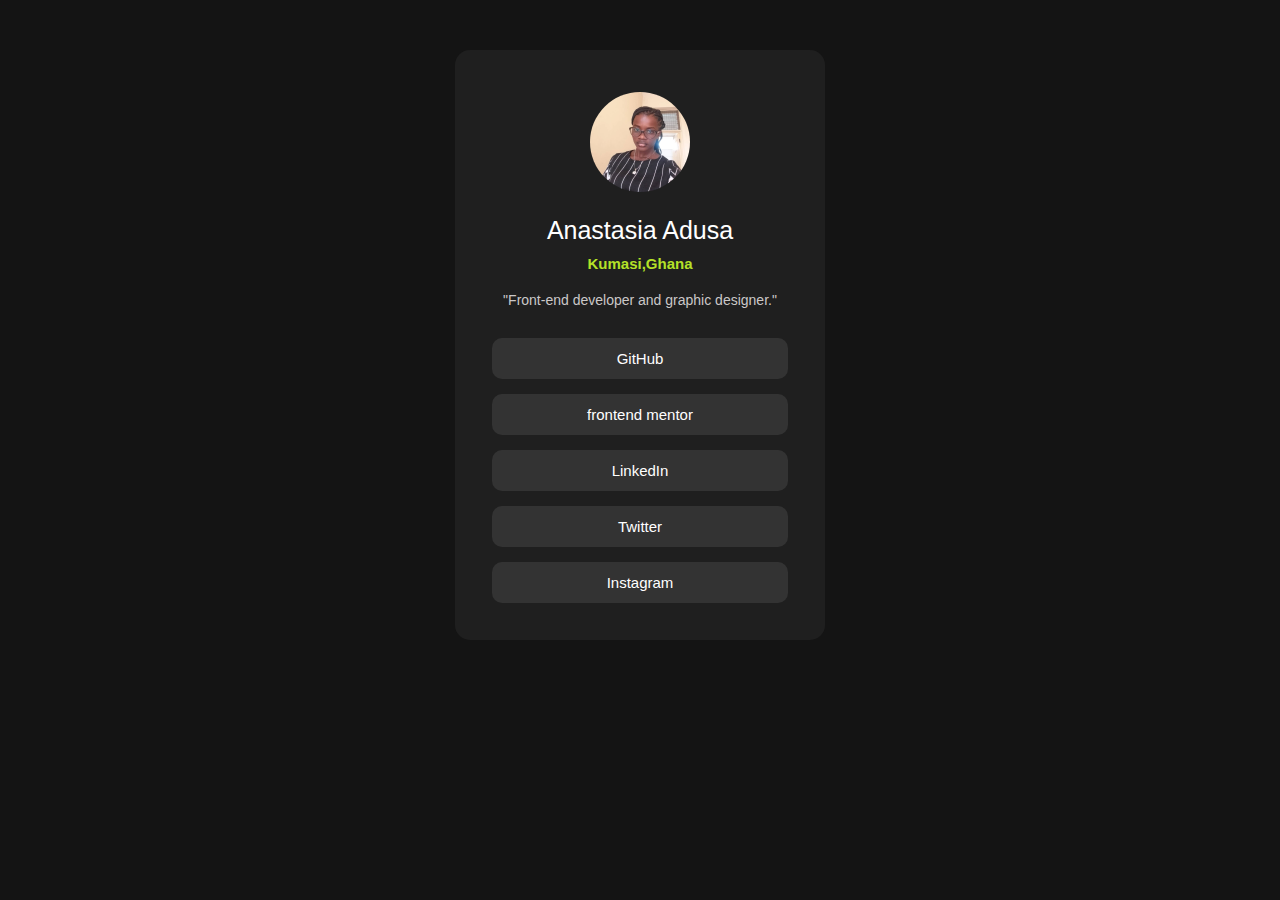
<file: index.html>
<!DOCTYPE html>
<html lang="en">
  <head>
    <meta charset="UTF-8" />
    <meta name="viewport" content="width=device-width, initial-scale=1.0" />
    <link rel="stylesheet" href="./social-profile.css" />
    <title>Document</title>
  </head>
  <body>
    <div class="container">
      <div>
        <img src="./assets/images/Anasprofile.jpeg" alt="" />
        <h1>Anastasia  Adusa</h1>
        <h3>Kumasi,Ghana</h3>
        <p>"Front-end developer and graphic designer."</p>
      </div>

      <div class="social-links">
        <a href="https://github.com/Anastasiaagyabeng25" class="social-link-github">GitHub</a>
        <a href="https://www.frontendmentor.io/profile/Anastasiaagyabeng25/solutions" class="social-link-frontendmentor">frontend mentor</a>
        <a href="https://www.linkedin.com/in/anastasia-agyabeng-897a922b8" class="social-link-LinkedIn">LinkedIn</a>
        <a href="" class="social-link-Twitter">Twitter</a>
        <a href="https://www.instagram.com/anastasia200561/" class="social-link-Instagram">Instagram</a>
      </div>
    </div>
  </body>
</html>
</file>
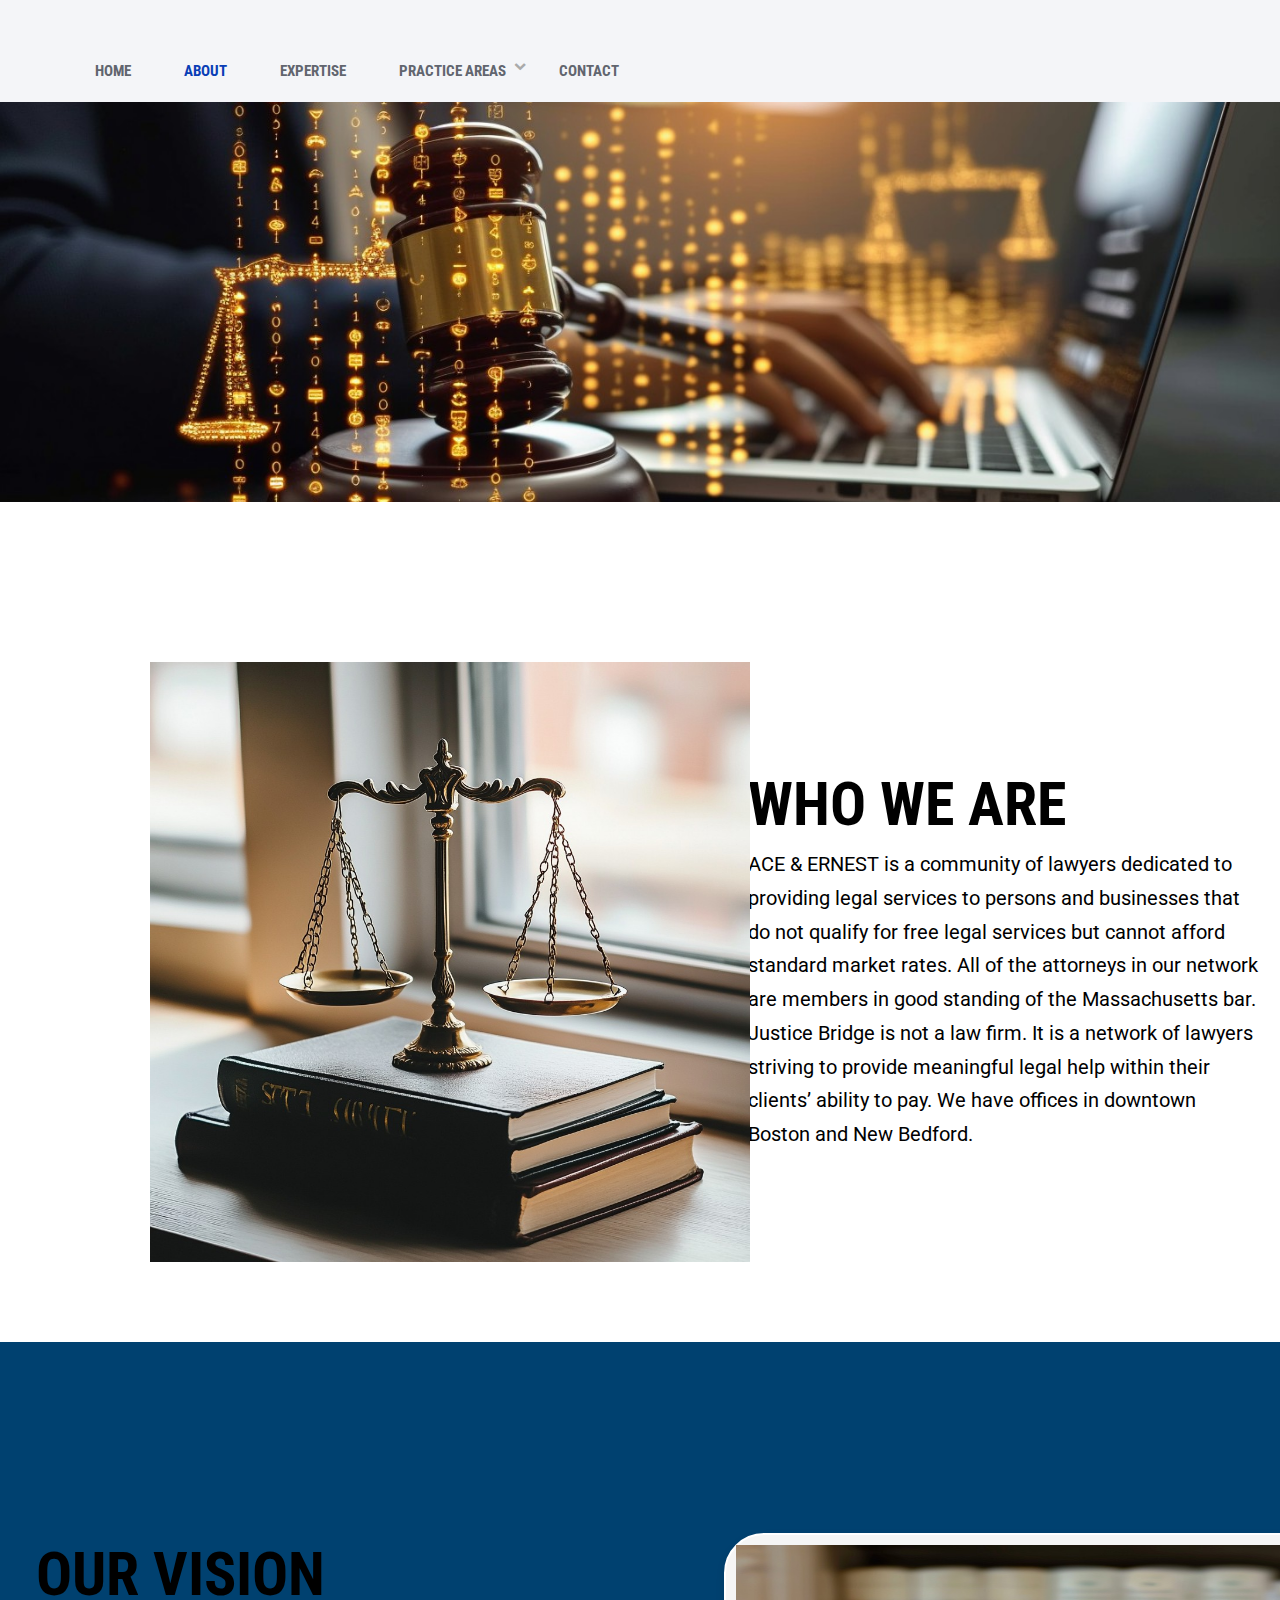
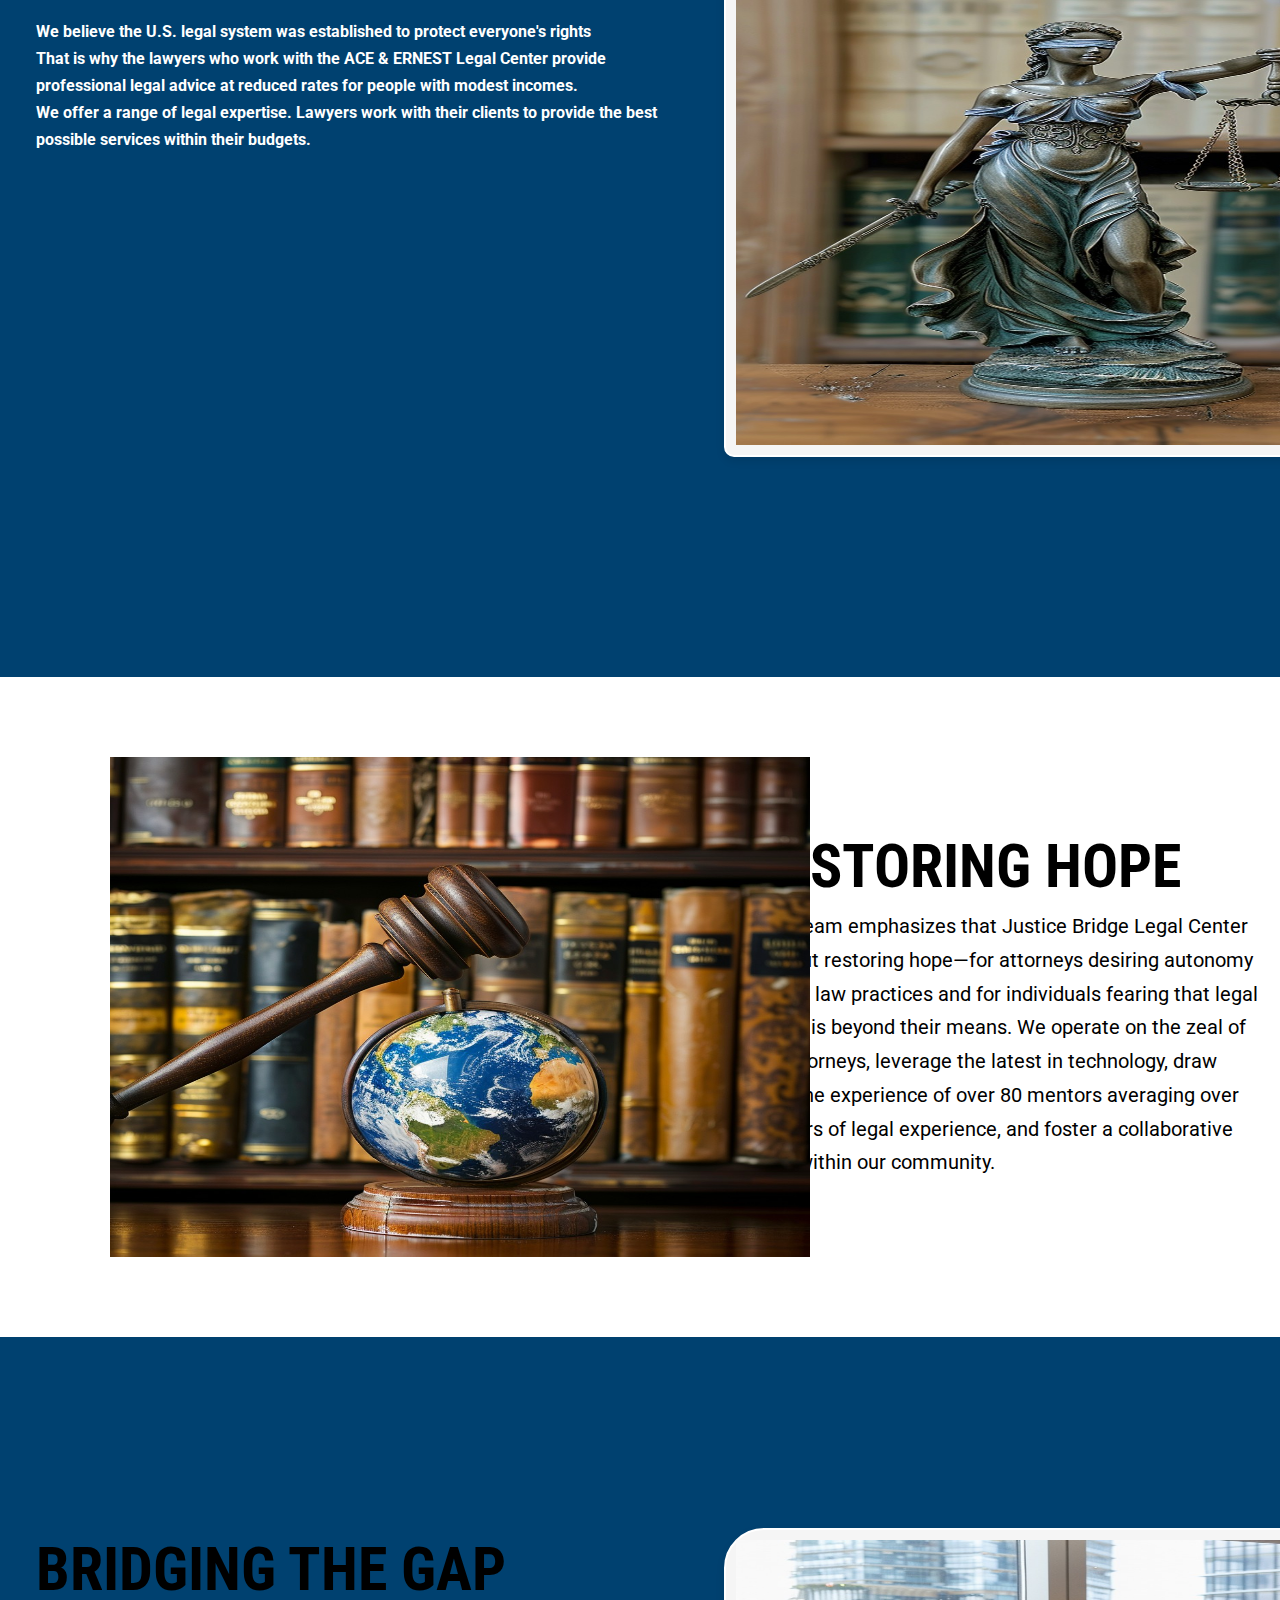
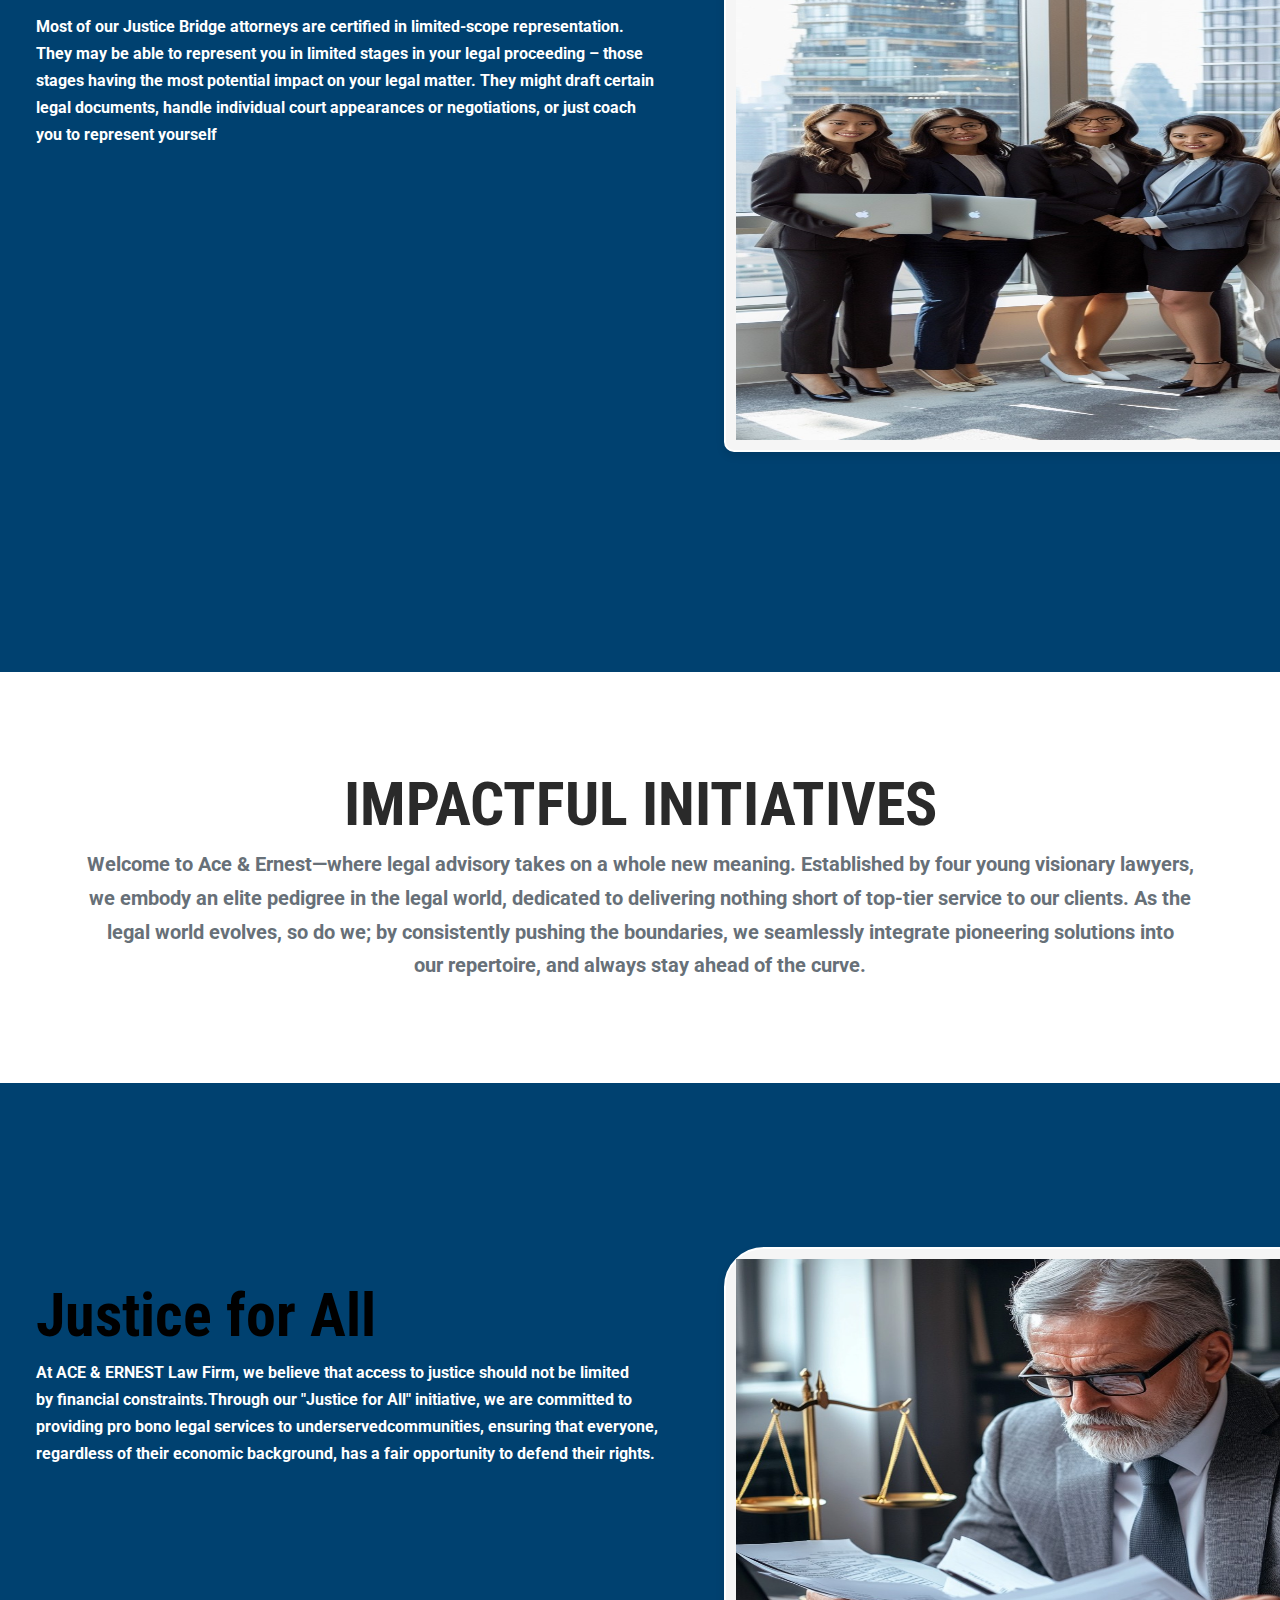
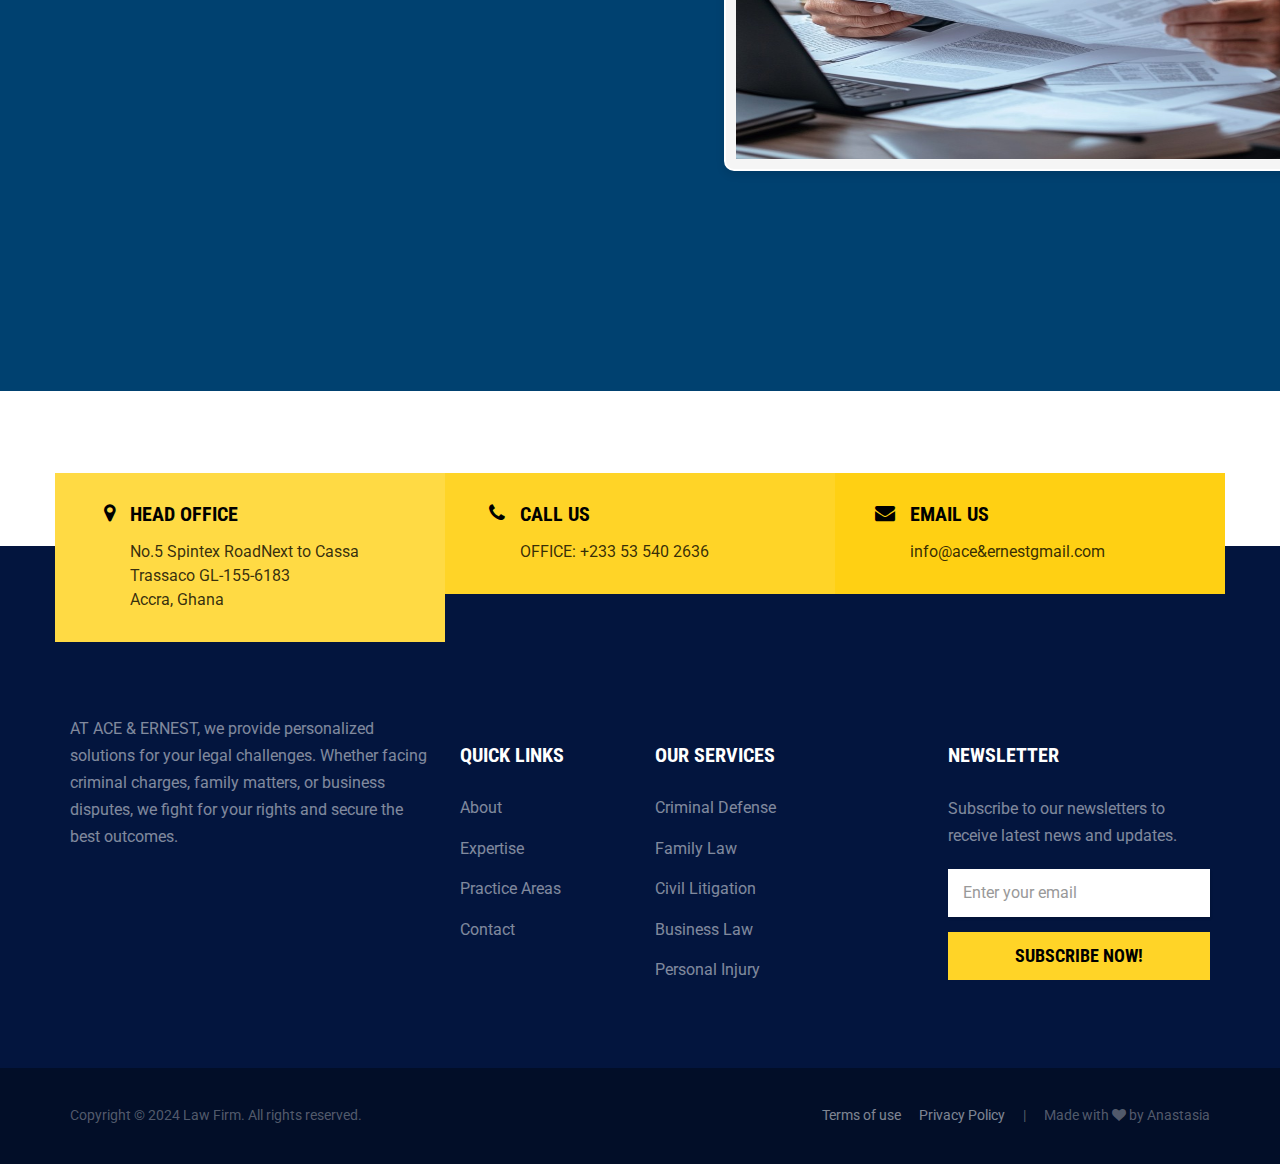
<file: offshore - Copy (2) - Copy/about.html>
<!DOCTYPE html>
<html lang="en">

<head>
    <!-- Basic Page Needs -->
    <meta charset="utf-8">
    <meta http-equiv="X-UA-Compatible" content="IE=edge">
    <meta name="description" content="Responsive  HTML">
   

    <!-- Page Title -->
    <title> Missions LAW-FIRM</title>

    <!-- Favicon -->
    <link rel="icon" type="image/png" href="favicon.png">

    <!-- Mobile Specific Metas -->
    <meta name="viewport" content="width=device-width, initial-scale=1">

    <!-- Bootstrap core CSS -->
    <link href="css/bootstrap.min.css" rel="stylesheet">

    <!-- Font Awesome CSS -->
    <link rel="stylesheet" href="fonts/font-awesome/css/font-awesome.min.css">

    <!-- Custom styles for this template -->
    <link href="css/style.css" rel="stylesheet">

</head>
<body class="about company-pg">

    <!-- Preloader -->
    <div class="loader-wrapper">
        <div class="sk-cube-grid">
            <div class="sk-cube sk-cube1"></div>
            <div class="sk-cube sk-cube2"></div>
            <div class="sk-cube sk-cube3"></div>
            <div class="sk-cube sk-cube4"></div>
            <div class="sk-cube sk-cube5"></div>
            <div class="sk-cube sk-cube6"></div>
            <div class="sk-cube sk-cube7"></div>
            <div class="sk-cube sk-cube8"></div>
            <div class="sk-cube sk-cube9"></div>
        </div>
    </div>

   

        
    
<header>

    <div class="header-area">

              
              
        <div class="container">  
              
                <!-- Main Logo -->
              
                <!-- Responsive Toggle Menu -->
                <button type="button" class="navbar-toggle" data-toggle="collapse" data-target="#navbar">
                    <span class="sr-only"> Main Menu </span>
                    <span class="icon-bar"></span>
                    <span class="icon-bar"></span>
                    <span class="icon-bar"></span>
                </button>
            
            
       
    </div>
    </div>
        
<!-- Main Navigation Section -->

                <nav id="navbar" class="collapse navbar-collapse main-menu">
                    <div class="container">
                        <ul class="main-menu">
                            <li> <a href="index.html"> Home </a></li>
                            <li class="dropdown active"> <a href="about.html" > ABOUT
                                
                            </li>
                            <li class="dropdown"><a href="Expertise.html" > EXPERTISE
                                
                            </li>
                            
                            
                            <li class="dropdown"> <a href="testimonial.html" data-toggle="dropdown"> PRACTICE AREAS
                                <i class="fa fa-chevron-down dropdown-toggle"> </i>  </a>
                                <ul>
                                    <li> <a href="testimonial.html"> Testimonials </a> </li>
                                    <li> <a href="laws.html"> Laws</a> </li>
                      
                                    <li> <a href="sucessstories.html"> Sucess Stories </a> </li>
                                    <li> <a href="404.html"> 404 page </a> </li>
                                    
                                </ul>
                            </li>
                           
                            <li><a href="contact.html"> CONTACT </a> </li>
                        </ul>
                    </div>
                </nav>
            </div>
        </header>


   
<!-- Header Section -->

<!-- Main Content Section -->
<main class="main">
<!-- Page Title -->
<div class="page-title text-center">

</div>
<!-- Page Title -->
<!-- Breadcrumbs -->






<section id="about-page">

<section id="third-about-section">
 <div class="about-first-page">
    
   <div class="image-box2">
    <img src="./images/about first img.jpg" alt="" width="600px" style="position: relative; left: 150px;" id="first-image" >
</div>
    <div class="about-text" >
        <h1>WHO WE ARE </h1>
    <p>ACE & ERNEST is a community of lawyers dedicated to providing legal services to persons and businesses that do not qualify for free legal services 
         but cannot afford standard market rates. All of the attorneys in our network are members in good standing of the Massachusetts bar. 
         Justice Bridge is not a law firm. It is a network of lawyers striving to provide meaningful legal help within their clients’ 
        ability to pay.  We have offices in downtown Boston and New Bedford.</p>
    </div>

</div>
  </div> 

</section>


<section id="first-about-section">
<div class="about-second-page">
    
  
<div class="about-text1">
    
    
    <h1>OUR VISION</h1>
    <P> We believe the U.S. legal system was established to protect everyone's rights <br>
         That is why the lawyers who work with the ACE & ERNEST Legal Center provide <br> professional legal  
         advice at reduced rates for people with modest incomes. <br> We offer a range of legal expertise. 
        Lawyers work with their clients to provide the best  <br> possible services within their budgets.</P>
   

   

    <div class="image-box" >
    <img src="./images/about-second-image.jpg" alt=""  width="700" height="500"  >
</div>
</div>
</section>









<section id="third-about-section">
    <div class="about-first-page"> 
        <div class="image-box3">
        <img src="./images/about third image.jpg" alt="" width   ="700px" height="500" style="position: relative; left: 110px;">
    </div>
        <div class="about-text" >
            <h1>RESTORING HOPE</h1>
            <p>OUR Team emphasizes that Justice Bridge Legal Center is about restoring hope—for attorneys desiring autonomy in their law practices and for individuals
                 fearing that legal advice is beyond their means.   We operate on the zeal of our attorneys, leverage the latest in technology, draw from the experience of over 80 mentors averaging over 30 years of legal experience, and foster a collaborative spirit within our community.</p>

        </div>
    
    
    </div>
    

</section>




<section id="first-about-section">
    <div class="about-second-page">
        
      
    <div class="about-text1">
        
        
        <h1>BRIDGING THE GAP</h1>
        <P> 

            Most of our Justice Bridge attorneys are certified in limited-scope representation. <br>
            They may be able to represent you in limited stages in your legal proceeding – those  <br>
             stages having   the most potential impact on your legal matter.
             They might draft certain <br> legal documents, handle individual court appearances or negotiations, or just coach <br> you to represent yourself
        </P>
        <div class="image-box" >
        <img src="./images/about-5.jpg" alt=""  width="700" height="500" >
    </div>
    </div>
    </section>


    <section>
        <div class="about-text2">
            <h1>IMPACTFUL INITIATIVES</h1>
            <p>Welcome to Ace & Ernest—where legal advisory takes on a whole new meaning. 
                 Established by four young visionary lawyers, <br>
                  we embody an elite pedigree in the legal world,  dedicated to delivering nothing short of top-tier service to our clients. 
    
                As the  <br>  legal world evolves, so do we; by consistently pushing the boundaries,  we seamlessly integrate pioneering  solutions into <br>  our repertoire, and always stay ahead of the curve.</p>
        </div>
    </section>
    
    

    



    
<section id="first-about-section">
    <div class="about-second-page">
        
      
    <div class="about-text1">
        
        
        <h1>Justice for All</h1>
        <P> 

            At ACE & ERNEST Law Firm, we believe that access to justice should not be limited <br> by financial constraints.Through our "Justice for All" initiative, we are committed to <br> providing pro bono legal services to underservedcommunities, 
             ensuring that everyone, <br> regardless of their economic background, has a fair opportunity to defend their rights.
        </P>
        <div class="image-box" >
        <img src="./images/about-img-six.jpg" alt=""  width="700" height="500" >
    </div>
    </div>
    </section>
    




 </div>
</main>

</section>


<!-- Main Content Section -->

<!-- Footer Section -->
<footer>
<div class="footer">
<div class="container">
<!-- Prefooter Section -->
<div class="row pre-footer">
    <div class="col-md-4">
        <div class="contact-box">
            <i class="fa fa-map-marker" aria-hidden="true"></i>
            <div class="contact-details">
                <h4 class="pre-footer-title">HEAD OFFICE</h4>
                <p>No.5 Spintex RoadNext to Cassa Trassaco GL-155-6183
                      <br> Accra, Ghana</p>
            </div>
        </div>
    </div>

    <div class="col-md-4">
        <div class="contact-box">
            <i class="fa fa-phone" aria-hidden="true"></i>
            <div class="contact-details">
                <h4 class="pre-footer-title">CALL US</h4>
                <p>
                     OFFICE: +233 53 540 2636 </p>
            </div>
        </div>
    </div>

    <div class="col-md-4">
        <div class="contact-box">
            <i class="fa fa-envelope" aria-hidden="true"></i>
            <div class="contact-details">
                <h4 class="pre-footer-title">EMAIL US</h4>
                <p>info@ace&ernestgmail.com </p>
            </div>
        </div>
    </div>
</div>
<!-- Prefooter Section -->

<!-- Footer widgets -->
<div class="row widgets">
    <div class="col-md-4 col-sm-6">
        <div class="about-txt widget">
           

            <p> AT ACE & ERNEST, we provide personalized solutions for your legal challenges. Whether facing criminal charges, family matters, or business disputes,
                 we fight for your rights and secure the best outcomes.</p>
            
        </div>
    </div>
    <div class="col-md-2 col-sm-6">
        <div class="quick-links widget">
            <h2 class="widget-title">QUICK LINKS</h2>
            <ul>
                
                <li> <a href="../html/About.html"> About </a> </li>
                <li> <a href="Resources.html"> Expertise </a> </li>
                <li> <a href="testimonials.html"> Practice Areas  </a> </li>
                <li> <a href="contact.html"> Contact</a> </li>
                
            </ul>
        </div>
    </div>

    <div class="spacer-50 visible-sm"></div>

    <div class="col-md-3 col-sm-6">
        <div class="our-services widget">
            <h2 class="widget-title">OUR SERVICES</h2>
            <ul>
                <li> <a href="#">   Criminal Defense </a> </li>
                <li> <a href="#">    Family Law</a> </li>
                <li> <a href="#">    Civil Litigation</a> </li>
                <li> <a href="#">   Business Law</a> </li>
                <li> <a href="#">  Personal Injury </a> </li>
            </ul>
        </div>
    </div>


    <div class="col-md-3 col-sm-6">
        <div class="newsletter widget">
            <h2 class="widget-title">Newsletter</h2>
            <p>Subscribe to our newsletters to receive latest news and updates.</p>
            <!-- ============= Mailchimp Subscribe Form ============= -->

            <form action="php/subscribe.php" id="subscribeform" method="post">
                <div class="form-group">
                    <input type="email" id="email" name="email" placeholder="Enter your email" class="form-control" title="Please enter your email" data-msg-email="Please enter a valid email">
                </div>
                <button type="submit" class="btn btn-block" id="js-subscribe-btn"> Subscribe Now! </button>

                <div id="js-subscribe-result" data-success-msg="Done. Subscribed" data-error-msg="Oops. Error!"></div>
            </form>
        </div>
    </div>
</div>
<!-- Footer widgets -->
</div>
</div>
<!-- Copyright -->
<div class="copyright">
<div class="container">
<div class="row copyright-bar">

    <div class="col-md-6">
        <p>Copyright © 2024 Law Firm. All rights reserved.</p>
    </div>
    <div class="col-md-6 text-right">
        <p>
            <a href="#"> Terms of use</a> <a href="#">Privacy Policy</a> <span> | </span> Made with <i class="fa fa-heart" aria-hidden="true"></i> by Anastasia </p>

    </div>
</div>

</div>
</div>
<!-- Copyright -->
</footer>
<!-- Footer Section -->

<!-- back-to-top link -->
<a href="#0" class="cd-top"> Top </a>

</div>
<!-- Page Wrapper
–––––––––––––––––––––––––––––––––––––––––––––––––– -->

<!-- Javascripts
–––––––––––––––––––––––––––––––––––––––––––––––––– -->

<!-- Jquery Library -->
<script src="js/jquery.min.js"></script>

<!-- Bootstrap core JavaScript -->
<script src="js/bootstrap.min.js"></script>

<!-- Counter JS -->
<script src="js/waypoints.min.js"></script>
<script src="js/jquery.counterup.min.js"></script>

<!-- Back to top -->
<script src="js/back-to-top.js"></script>

<!-- Form Validation -->
<script src="js/validate.js"></script>

<!-- Subscribe Form JS -->
<script src="js/subscribe.js"></script>

<!-- Main JS -->
<script src="js/main.js"></script>

</body>

</html>
</file>
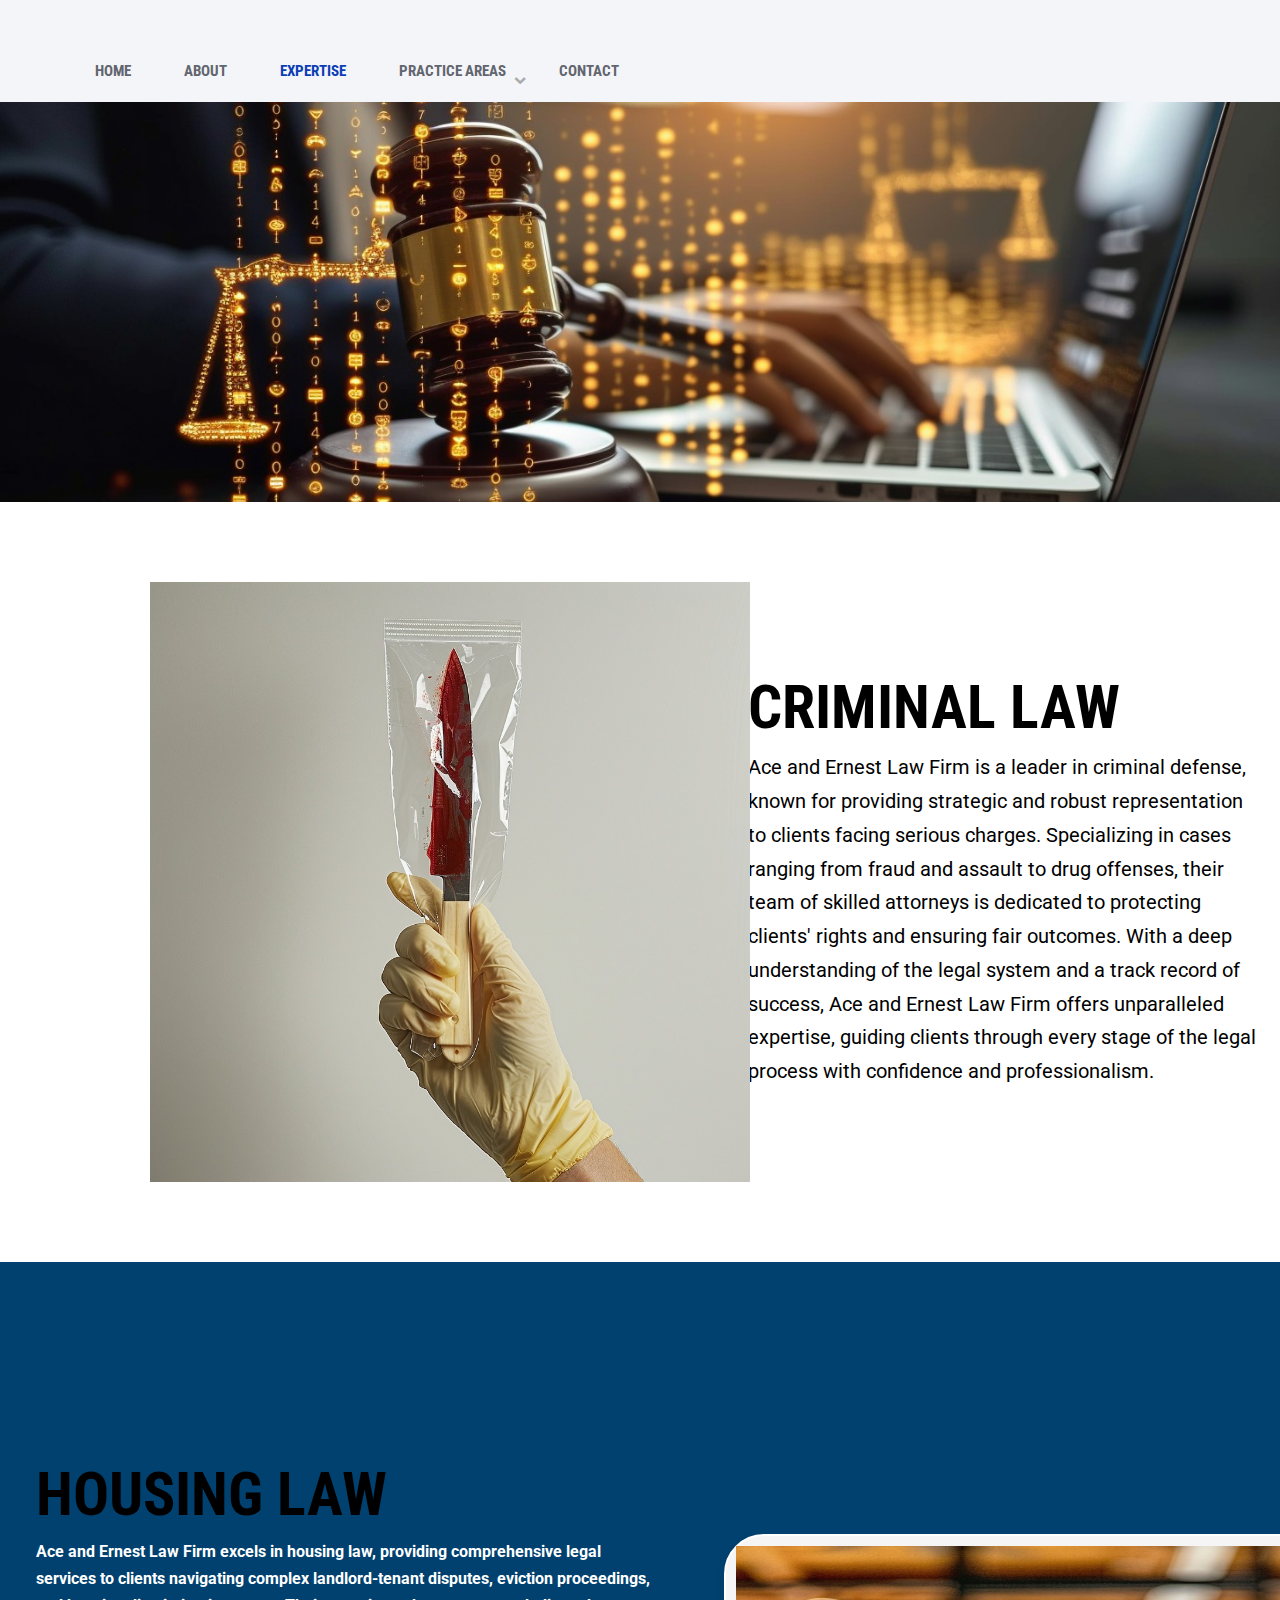
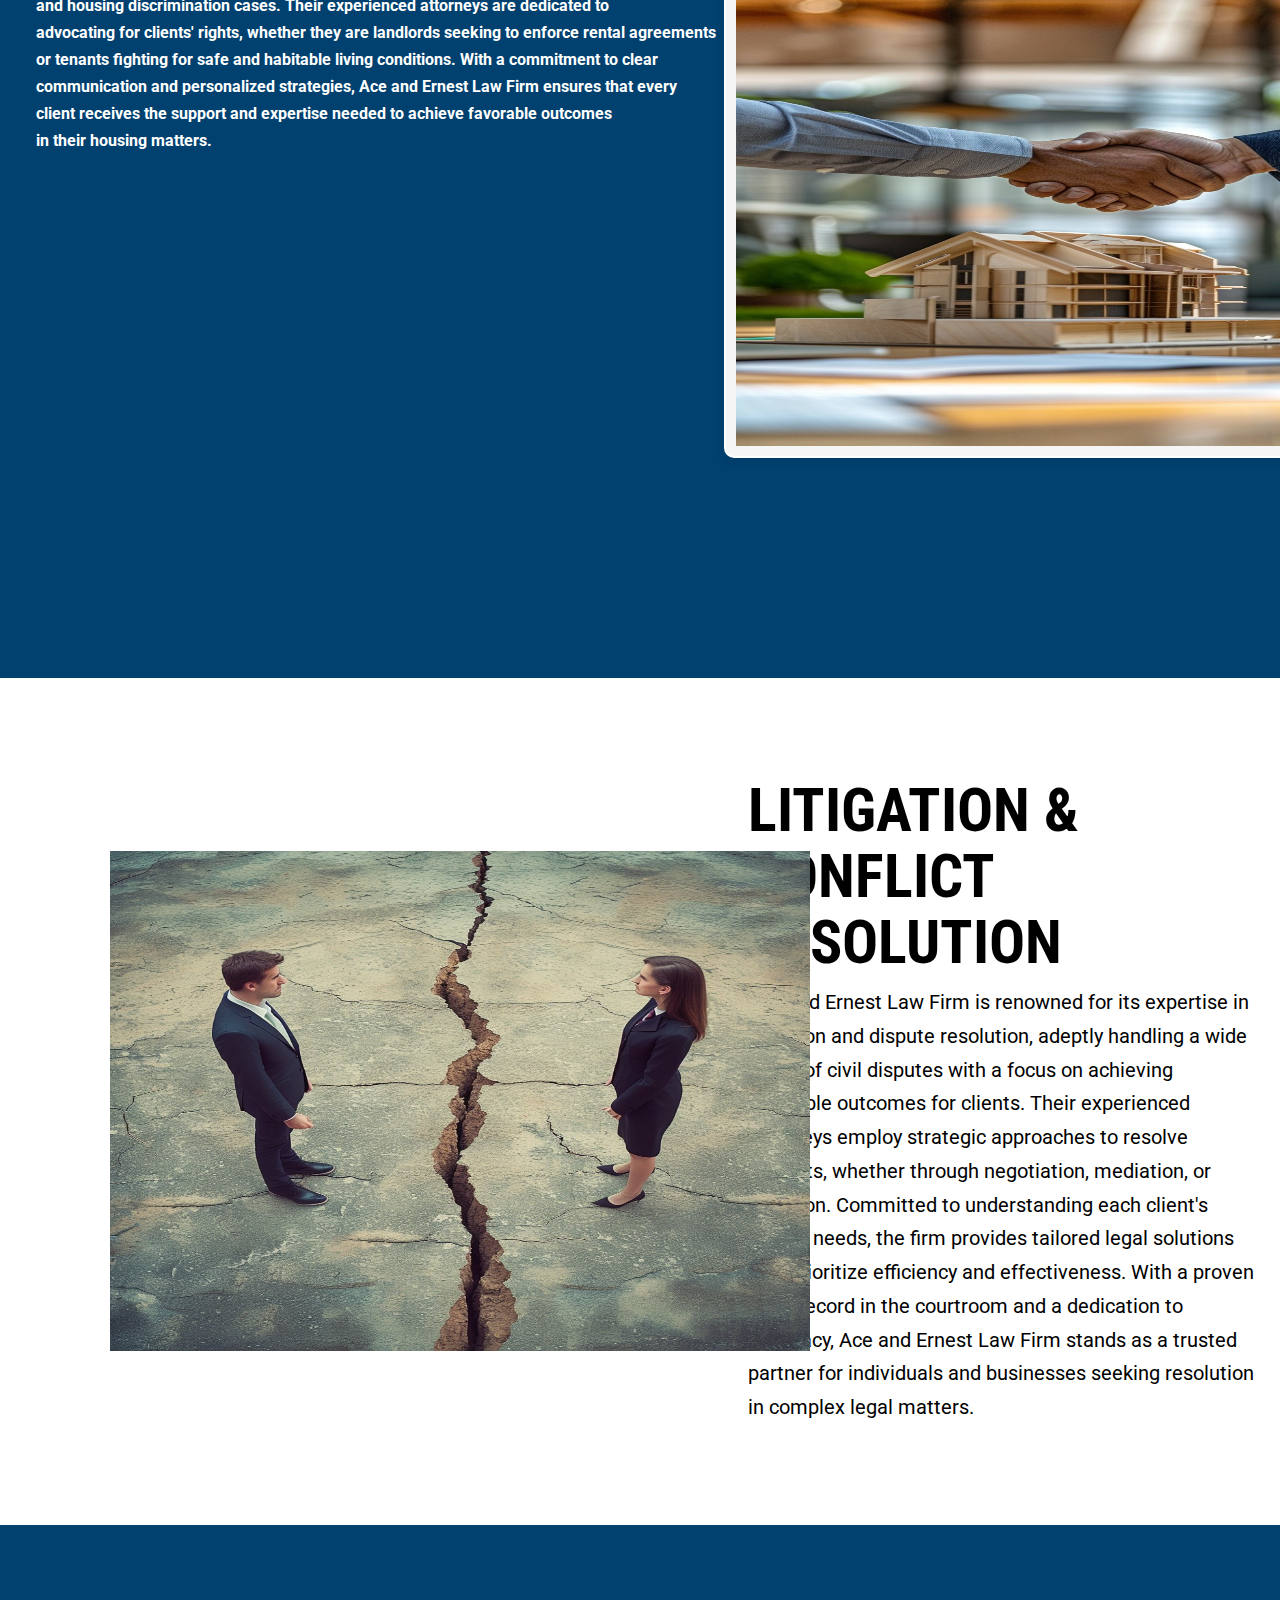
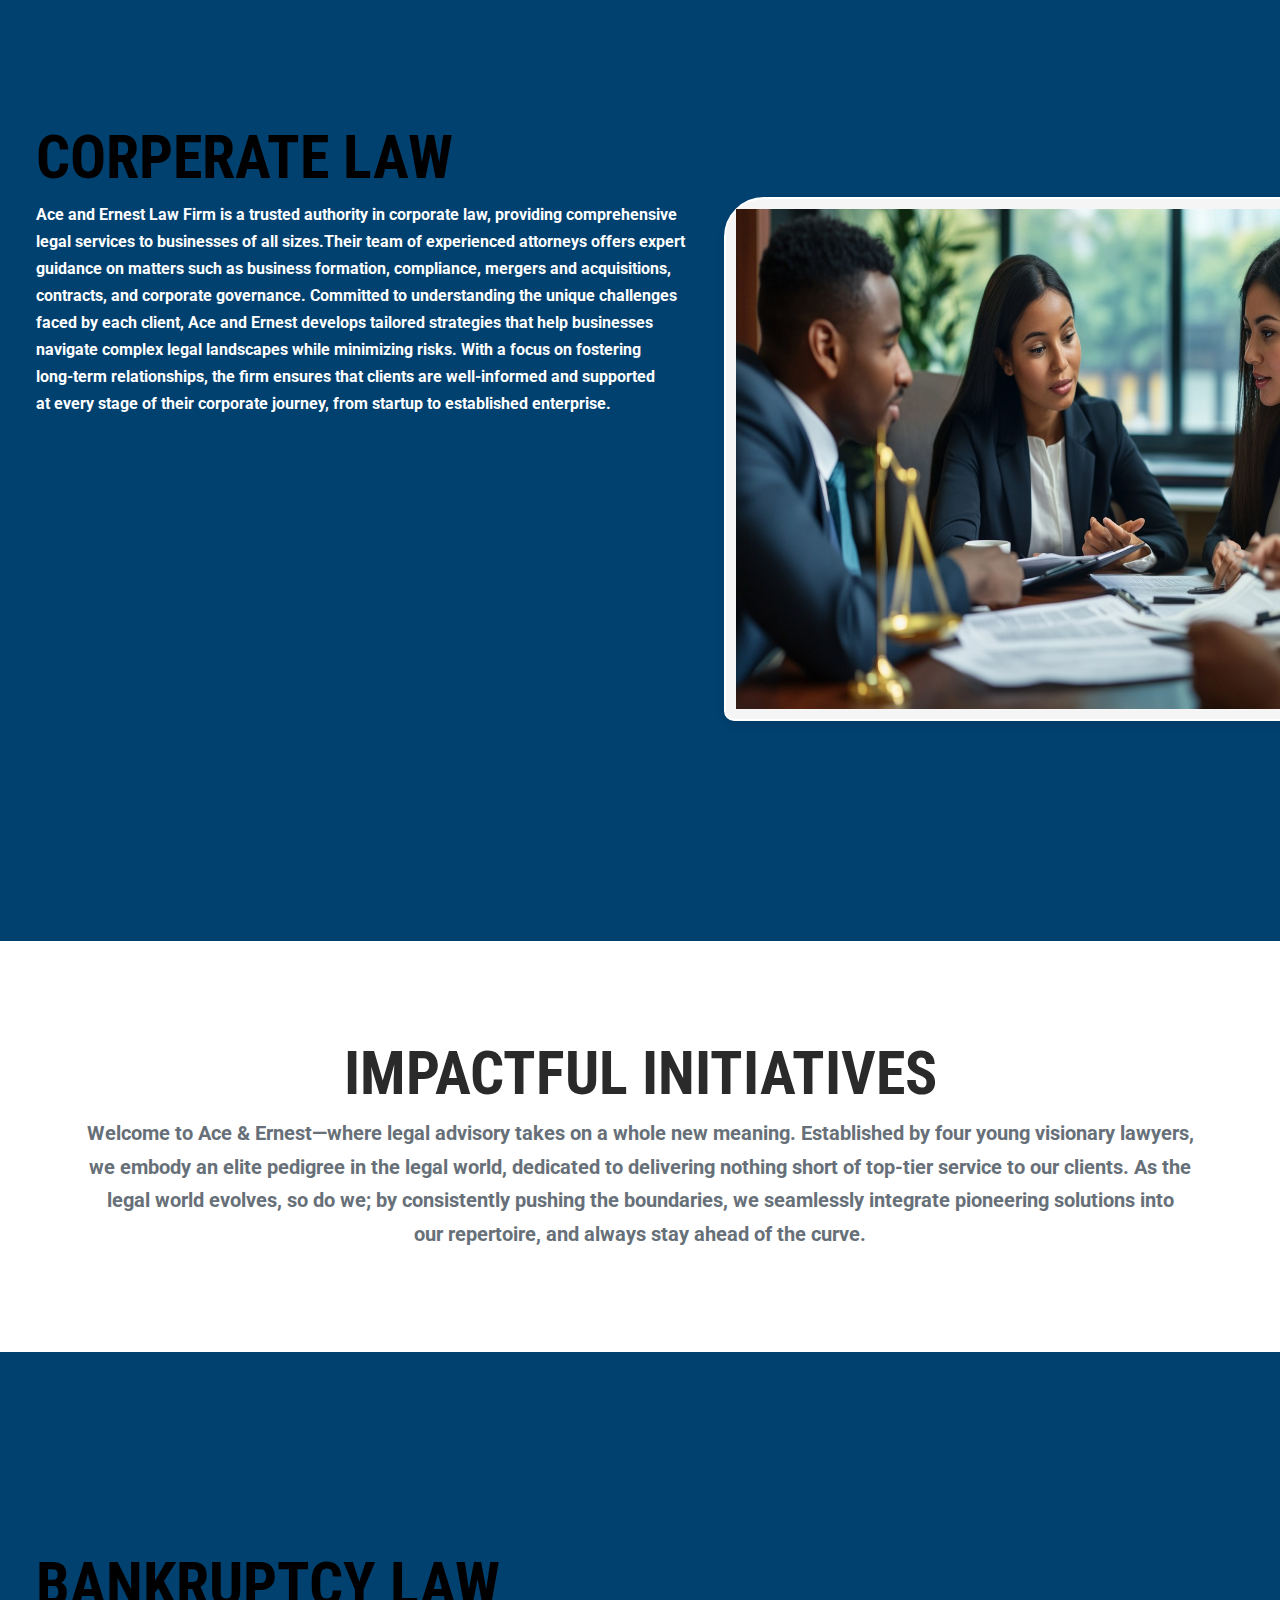
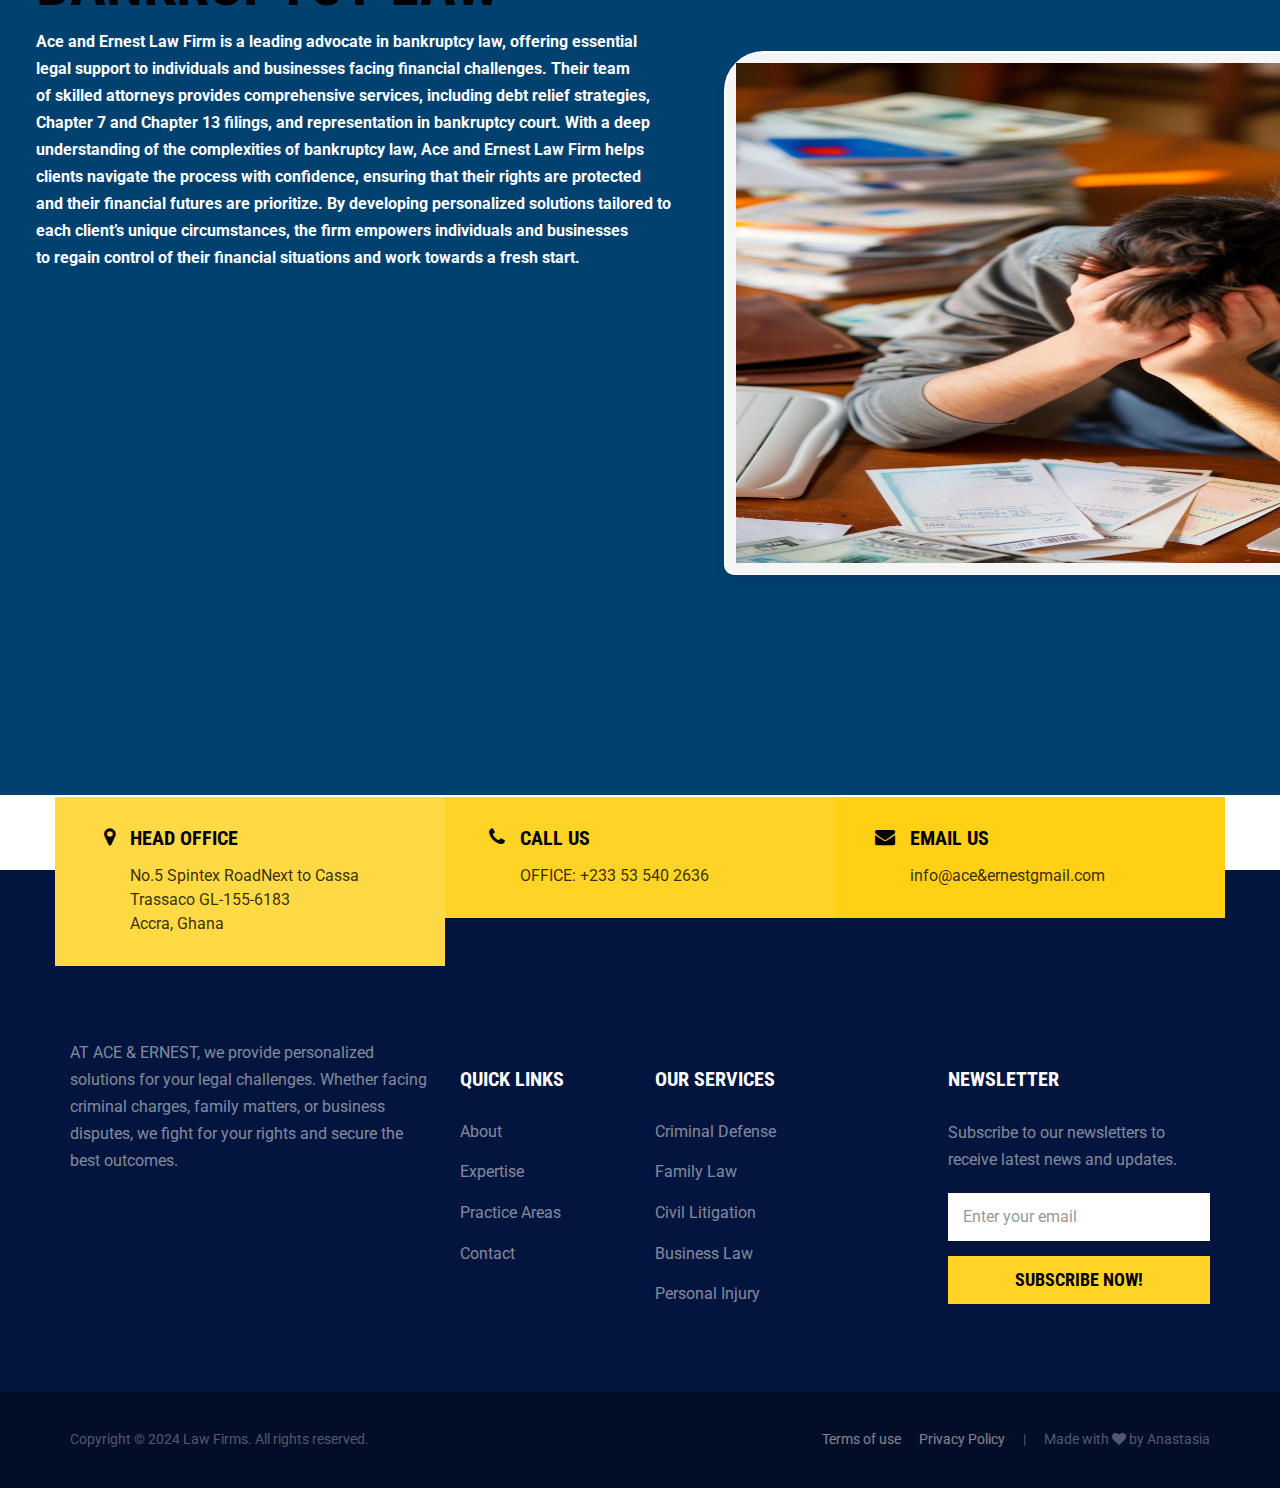
<file: offshore - Copy (2) - Copy/Expertise.html>
<!DOCTYPE html>
<html lang="en">

<head>
    <!-- Basic Page Needs -->
    <meta charset="utf-8">
    <meta http-equiv="X-UA-Compatible" content="IE=edge">
    <meta name="description" content="Responsive  HTML ">
    

    <!-- Page Title -->
    <title> Mission -LAW-FIRM</title>

    <!-- Favicon -->
    <link rel="icon" type="image/png" href="favicon.png">

    <!-- Mobile Specific Metas -->
    <meta name="viewport" content="width=device-width, initial-scale=1">

    <!-- Bootstrap core CSS -->
    <link href="css/bootstrap.min.css" rel="stylesheet">

    <!-- Font Awesome CSS -->
    <link rel="stylesheet" href="fonts/font-awesome/css/font-awesome.min.css">

    <!-- Custom styles for this template -->
    <link href="css/style.css" rel="stylesheet">

</head>

<body class="about company-pg">

    <!-- Preloader -->
    <div class="loader-wrapper">
        <div class="sk-cube-grid">
            <div class="sk-cube sk-cube1"></div>
            <div class="sk-cube sk-cube2"></div>
            <div class="sk-cube sk-cube3"></div>
            <div class="sk-cube sk-cube4"></div>
            <div class="sk-cube sk-cube5"></div>
            <div class="sk-cube sk-cube6"></div>
            <div class="sk-cube sk-cube7"></div>
            <div class="sk-cube sk-cube8"></div>
            <div class="sk-cube sk-cube9"></div>
        </div>
    </div>

   

        
    
<header>



    <div class="header-area">

              
              
        <div class="container">  
              
                <!-- Main Logo -->
              
                <!-- Responsive Toggle Menu -->
                <button type="button" class="navbar-toggle" data-toggle="collapse" data-target="#navbar">
                    <span class="sr-only"> Main Menu </span>
                    <span class="icon-bar"></span>
                    <span class="icon-bar"></span>
                    <span class="icon-bar"></span>
                </button>
            
            
       
    </div>
    </div>
        
<!-- Main Navigation Section -->
                <nav id="navbar" class="collapse navbar-collapse main-menu">
                    <div class="container">
                        <ul class="main-menu">
                            <li> <a href="index.html"> Home </a></li>
                            <li > <a href="About.html" > ABOUT
                                
                            </li>
                            <li class="dropdown active">  <a  href="Expertise.html"> EXPERTISE</a>
                                
                            </li>
                            
                            
                            
                            <li class="dropdown"> <a href="practice Areas.html" data-toggle="dropdown"> PRACTICE AREAS
                                <i class="fa fa-chevron-down dropdown-toggle" > </i>  </a>
                                <ul>
                                    <li> <a href="testimonial.html"> Testimonials </a> </li>
                                    <li> <a href="laws.html">  Laws </a> </li>
                                    
                                    <li> <a href="sucessstories.html"> Sucess Stories</a> </li>
                                    <li> <a href="404.html"> 404 page </a> </li>
                                  
                                </ul>
                            </li>
                           
                            <li><a href="contact.html"> CONTACT </a> </li>
                        </ul>
                    </div>
                </nav>
            </div>
        </header>


   
<!-- Header Section -->

<!-- Main Content Section -->
<main class="main">
<!-- Page Title -->
<div class="page-title text-center">

</div>
<!-- Page Title -->
<!-- Breadcrumbs -->








<section>
 <div class="about-first-page">
    <div class="criminal-image">
    <img src="./images/expertise-criminal law.jpg" alt="" width   ="600px" style="position: relative; left: 150px;" >
</div>
    <div class="about-text" >
        <h1>CRIMINAL LAW </h1>
    <p>Ace and Ernest Law Firm is a leader in criminal defense, known for providing strategic and robust representation to 
        clients facing serious charges. Specializing in cases ranging from fraud and assault to drug offenses, their team of 
        skilled attorneys is dedicated to protecting clients' rights and ensuring fair outcomes. With a deep understanding of 
        the legal system and a track record of success, Ace and Ernest Law Firm offers unparalleled expertise, guiding
         clients through every stage of the legal process with confidence and professionalism.</p>
    </div>
  </div>

</section>


<section id="first-about-section">
<div class="about-second-page">
    
  
<div class="about-text1">
    
    
    <h1>HOUSING LAW</h1>
    <P> Ace and Ernest Law Firm excels in housing law, providing comprehensive legal <br> services to  clients 
         navigating complex landlord-tenant disputes, eviction proceedings, <br> and housing  discrimination cases. 
         Their experienced attorneys are dedicated to  <br> advocating for clients' rights,  whether they are landlords
          seeking to enforce rental agreements <br> or tenants fighting for safe and habitable  living conditions.  With a 
           commitment to clear <br> communication and personalized strategies, Ace and Ernest Law Firm  ensures that every <br> client
            receives the support and expertise needed to achieve favorable outcomes <br> in their housing matters.</P>
   

   

    <div class="image-box" >
    <img src="./images/housinglaw.jpg" alt=""  width="700" height="500" >
</div>
</div>
</section>









<section id="third-about-section">
    <div class="about-first-page"> 
        
        <div class="conflict-image">
        <img src="./images/expertise-conflict.jpg" alt="" width   ="700px" height="500" style="position: relative; left: 110px;" >
    </div>
        <div class="about-text" >
            <h1>LITIGATION & CONFLICT RESOLUTION</h1>
            <p>Ace and Ernest Law Firm is renowned for its expertise in litigation and dispute resolution, 
                adeptly handling a wide range of civil disputes with a focus on achieving favorable outcomes for clients. 
                Their experienced attorneys employ strategic approaches to resolve conflicts, whether through negotiation, mediation,
                 or litigation. Committed to understanding each client's unique needs, the firm provides tailored legal solutions that prioritize 
                 efficiency and effectiveness. With a proven track record in the courtroom and a dedication to advocacy, Ace and Ernest Law Firm stands
                  as a trusted partner for individuals and businesses seeking resolution in complex legal matters.
                </p>

        </div>
    
    
    </div>
    

</section>




<section id="first-about-section">
    <div class="about-second-page">
        
      
    <div class="about-text1">
        
        
        <h1>CORPERATE LAW</h1>
        <P> 
            Ace and Ernest Law Firm is a trusted authority in corporate law, providing comprehensive <br>  legal services
            to businesses of all sizes.Their team of experienced attorneys offers expert <br> guidance on matters such as 
             business formation, compliance, mergers and acquisitions, <br> contracts, and corporate governance. Committed 
              to  understanding the unique challenges <br> faced by each client, Ace and Ernest develops tailored strategies 
               that help businesses <br> navigate complex legal landscapes while minimizing risks. With a focus on fostering  <br>
               long-term relationships, the firm ensures that clients are well-informed  and supported <br> at every stage 
                of their corporate journey, from startup to established enterprise.
        </P>
        <div class="image-box" >
        <img src="./images/coperate-law.jpg" alt=""  width="700" height="500" >
    </div>
    </div>
    </section>


    <section class="about-fourth-page">
        <div class="about-text2">
            <h1>IMPACTFUL INITIATIVES</h1>
            <p>Welcome to Ace & Ernest—where legal advisory takes on a whole new meaning. 
                 Established by four young visionary lawyers, <br>
                  we embody an elite pedigree in the legal world,  dedicated to delivering nothing short of top-tier service to our clients. 
    
                As the  <br>  legal world evolves, so do we; by consistently pushing the boundaries,  we seamlessly integrate pioneering  solutions into <br>  our repertoire, and always stay ahead of the curve.</p>
        </div>
    </section>
    
    

    



    
<section id="first-about-section">
    <div class="about-second-page">
        
      
    <div class="about-text1">
        
        
        <h1>BANKRUPTCY LAW</h1>
        <P> 

            Ace and Ernest Law Firm is a leading advocate in bankruptcy law, offering essential <br> legal support to individuals
             and businesses facing financial challenges. Their team  <br>of skilled  attorneys provides comprehensive services,
              including debt relief strategies,<br> Chapter 7  and  Chapter 13 filings, and representation in bankruptcy court.
               With a deep <br> understanding of the  complexities of bankruptcy law, Ace and Ernest Law Firm helps     <br>  clients navigate 
               the process  with confidence, ensuring that their rights are protected    <br> and their financial futures are prioritize.
             By developing personalized  solutions tailored to  <br>each client’s unique circumstances, the firm  empowers  individuals and 
            businesses <br> to regain control of their financial situations and work towards a fresh start.
        </P>
        <div class="image-box" >
        <img src="./images/bankruptcylaw.jpg" alt=""  width="700" height="500" >
    </div>
    </div>
    </section>



    




 </div>
</main>
<!-- Main Content Section -->

<!-- Footer Section -->
<footer>
<div class="footer">
<div class="container">
<!-- Prefooter Section -->
<div class="row pre-footer">
    <div class="col-md-4">
        <div class="contact-box">
            <i class="fa fa-map-marker" aria-hidden="true"></i>
            <div class="contact-details">
                <h4 class="pre-footer-title">HEAD OFFICE</h4>
                <p>No.5 Spintex RoadNext to Cassa Trassaco GL-155-6183
                      <br> Accra, Ghana</p>
            </div>
        </div>
    </div>

    <div class="col-md-4">
        <div class="contact-box">
            <i class="fa fa-phone" aria-hidden="true"></i>
            <div class="contact-details">
                <h4 class="pre-footer-title">CALL US</h4>
                <p>
                     OFFICE: +233 53 540 2636</p>
            </div>
        </div>
    </div>

    <div class="col-md-4">
        <div class="contact-box">
            <i class="fa fa-envelope" aria-hidden="true"></i>
            <div class="contact-details">
                <h4 class="pre-footer-title">EMAIL US</h4>
                <p>info@ace&ernestgmail.com </p>
            </div>
        </div>
    </div>
</div>
<!-- Prefooter Section -->

<!-- Footer widgets -->
<div class="row widgets">
    <div class="col-md-4 col-sm-6">
        <div class="about-txt widget">
           

            <p> AT ACE & ERNEST, we provide personalized solutions for your legal challenges. Whether facing criminal charges, family matters, or business disputes,
                 we fight for your rights and secure the best outcomes.</p>
            
        </div>
    </div>
    <div class="col-md-2 col-sm-6">
        <div class="quick-links widget">
            <h2 class="widget-title">QUICK LINKS</h2>
            <ul>
                
                <li> <a href="About.html"> About </a> </li>
                <li> <a href="Resources.html"> Expertise </a> </li>
                <li> <a href="testimonials.html"> Practice Areas  </a> </li>
                <li> <a href="contact.html"> Contact</a> </li>
                
            </ul>
        </div>
    </div>

    <div class="spacer-50 visible-sm"></div>

    <div class="col-md-3 col-sm-6">
        <div class="our-services widget">
            <h2 class="widget-title">OUR SERVICES</h2>
            <ul>
                <li> <a href="laws.html">   Criminal Defense </a> </li>
                <li> <a href="laws.html">    Family Law</a> </li>
                <li> <a href="laws.html">    Civil Litigation</a> </li>
                <li> <a href="laws.html">   Business Law</a> </li>
                <li> <a href="laws.html">  Personal Injury </a> </li>
            </ul>
        </div>
    </div>
    <div class="col-md-3 col-sm-6">
        <div class="newsletter widget">
            <h2 class="widget-title">Newsletter</h2>
            <p>Subscribe to our newsletters to receive latest news and updates.</p>
            <!-- ============= Mailchimp Subscribe Form ============= -->

            <form action="php/subscribe.php" id="subscribeform" method="post">
                <div class="form-group">
                    <input type="email" id="email" name="email" placeholder="Enter your email" class="form-control" title="Please enter your email" data-msg-email="Please enter a valid email">
                </div>
                <button type="submit" class="btn btn-block" id="js-subscribe-btn"> Subscribe Now! </button>

                <div id="js-subscribe-result" data-success-msg="Done. Subscribed" data-error-msg="Oops. Error!"></div>
            </form>
        </div>
    </div>
</div>
<!-- Footer widgets -->
</div>
</div>
<!-- Copyright -->
<div class="copyright">
<div class="container">
<div class="row copyright-bar">

    <div class="col-md-6">
        <p>Copyright © 2024 Law Firms. All rights reserved.</p>
    </div>
    <div class="col-md-6 text-right">
        <p>
            <a href="#"> Terms of use</a> <a href="#">Privacy Policy</a> <span> | </span> Made with <i class="fa fa-heart" aria-hidden="true"></i> by Anastasia </p>

    </div>
</div>

</div>
</div>
<!-- Copyright -->
</footer>
<!-- Footer Section -->

<!-- back-to-top link -->
<a href="#0" class="cd-top"> Top </a>

</div>
<!-- Page Wrapper
–––––––––––––––––––––––––––––––––––––––––––––––––– -->

<!-- Javascripts
–––––––––––––––––––––––––––––––––––––––––––––––––– -->

<!-- Jquery Library -->
<script src="js/jquery.min.js"></script>

<!-- Bootstrap core JavaScript -->
<script src="js/bootstrap.min.js"></script>

<!-- Counter JS -->
<script src="js/waypoints.min.js"></script>
<script src="js/jquery.counterup.min.js"></script>

<!-- Back to top -->
<script src="js/back-to-top.js"></script>

<!-- Form Validation -->
<script src="js/validate.js"></script>

<!-- Subscribe Form JS -->
<script src="js/subscribe.js"></script>

<!-- Main JS -->
<script src="js/main.js"></script>

</body>

</html>
</file>
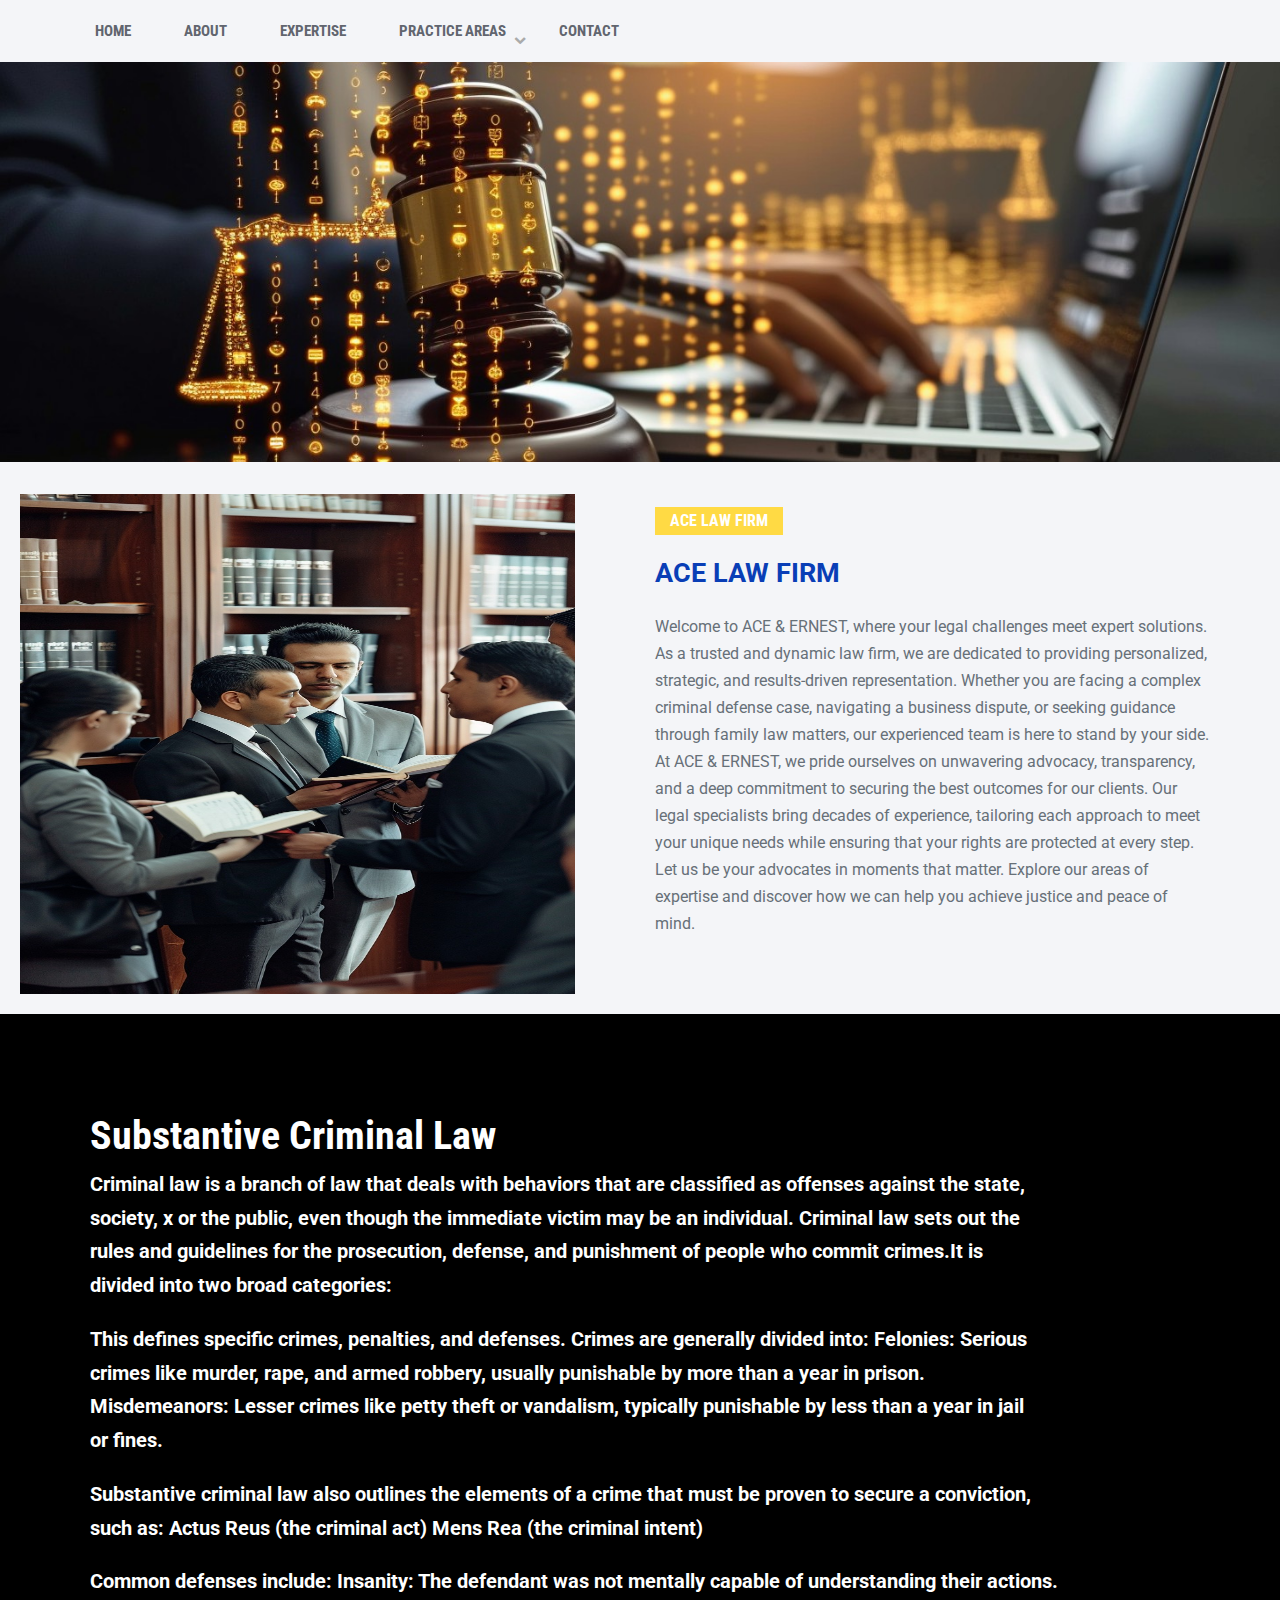
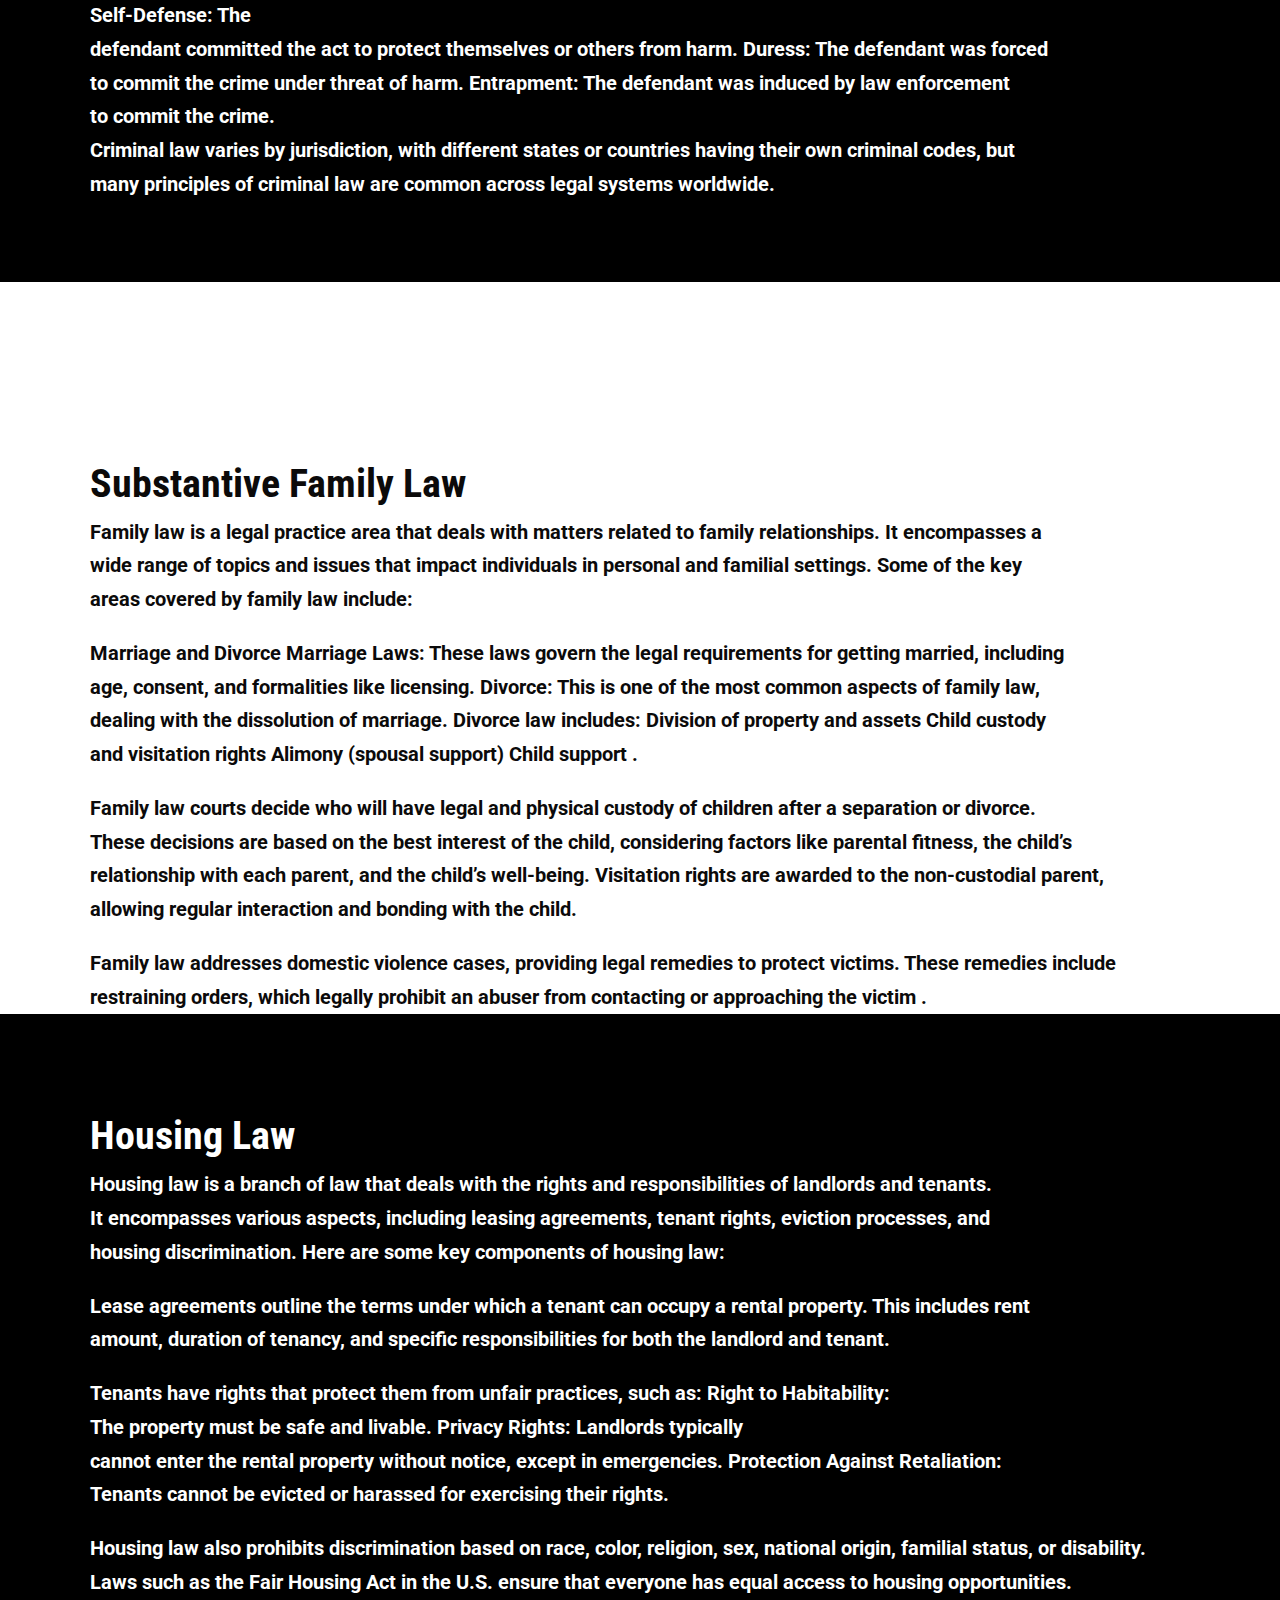
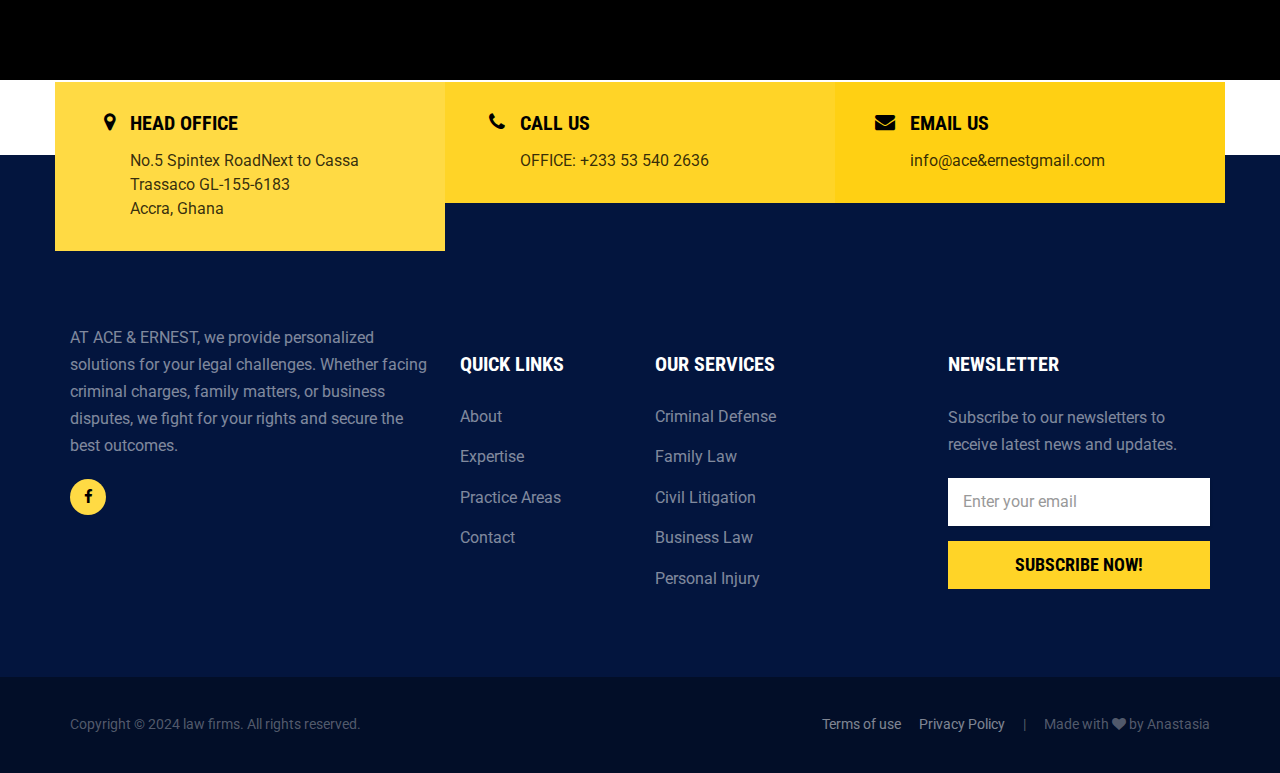
<file: offshore - Copy (2) - Copy/laws.html>
<!DOCTYPE html>
<html lang="en">

<head>
    <!-- Basic Page Needs -->
    <meta charset="utf-8">
    <meta http-equiv="X-UA-Compatible" content="IE=edge">
    <meta name="description" content="Responsive Gas &amp; Oil Industry HTML Template">
    <meta name="author" content="Surjith S.M">

    <!-- Page Title -->
    <title> Missions LAW-FIRM </title>

    <!-- Favicon -->
    <link rel="icon" type="image/png" href="favicon.png">

    <!-- Mobile Specific Metas -->
    <meta name="viewport" content="width=device-width, initial-scale=1">

    <!-- Bootstrap core CSS -->
    <link href="css/bootstrap.min.css" rel="stylesheet">

    <!-- Font Awesome CSS -->
    <link rel="stylesheet" href="fonts/font-awesome/css/font-awesome.min.css">

    <!-- Custom styles for this template -->
    <link href="css/style.css" rel="stylesheet">

</head>

<body class="services">

    <!-- Preloader -->
    <div class="loader-wrapper">
        <div class="sk-cube-grid">
            <div class="sk-cube sk-cube1"></div>
            <div class="sk-cube sk-cube2"></div>
            <div class="sk-cube sk-cube3"></div>
            <div class="sk-cube sk-cube4"></div>
            <div class="sk-cube sk-cube5"></div>
            <div class="sk-cube sk-cube6"></div>
            <div class="sk-cube sk-cube7"></div>
            <div class="sk-cube sk-cube8"></div>
            <div class="sk-cube sk-cube9"></div>
        </div>
    </div>

    <!-- Page Wrapper -->
    <div class="wrapper">

        <!-- Header Section -->
        <header>
           
                <div class="header-area">

                    <!-- Top Contact Info -->
                    
                        <div class="container">
                           
                                <!-- Main Logo -->
                               
                                <!-- Responsive Toggle Menu -->
                                <button type="button" class="navbar-toggle" data-toggle="collapse" data-target="#navbar">
                                    <span class="sr-only"> Main Menu </span>
                                    <span class="icon-bar"></span>
                                    <span class="icon-bar"></span>
                                    <span class="icon-bar"></span>
                                </button>
                           
                            
                       
                    </div>
                    



                                <!-- Main Navigation Section -->
                                <nav id="navbar" class="collapse navbar-collapse main-menu">
                                    <div class="container">
                                        <ul class="main-menu">
                                            <li > <a href="index.html"> Home </a></li>
                                            
                                            <li > <a href="About.html" > ABOUT </a>
                                                
                                            </li>
                                            <li class="dropdown"><a href="Expertise.html" > EXPERTISE</a>
                                                 </li>
                                                
                                            
                                            <li class="dropdown"> <a href="testimonial.html" data-toggle="dropdown"> PRACTICE AREAS
                                                <i class="fa fa-chevron-down dropdown-toggle"> </i>  </a>
                                                <ul>
                                                    <li> <a href="testimonials.html"> Testimonials </a> </li>
                                                    <li class="dropdown active"> <a href="laws.html">  Laws </a> </li>
                                                    
                                                    <li> <a href="sucessstories.html"> Sucess Stories</a> </li>
                                                    <li> <a href="404.html"> 404 page </a> </li>
                                                  
                                                </ul>
                                            </li>
                                           
                                            <li><a href="contact.html"> CONTACT </a> </li>
                                        </ul>
                                    </div>
                                </nav>
                            </div>
                        </header>




   
<!-- Header Section -->

<!-- Main Content Section -->
<main class="main">
<!-- Page Title -->
<div class="page-title text-center">

</div>
<!-- Page Title -->
<!-- Breadcrumbs -->




<section class="home-ceo">
    <div class="container">
        <div class="row ceo">
            <div class="col-md-6">
                <div class="laws-photo">
                    <img src="./images/criminal law-laws.jpg" alt="law meeting" width="700px" height="500px" style="position: relative; bottom: 20px; right: 50px;"  />
                </div>
            </div>

            <div class="col-md-6">
                <div class="ceo-details">
                    <h2 class="ceo-title color-title"> ACE LAW FIRM </h2>
                    <h4 class="ceo-subtitle subtitle"> ACE LAW FIRM </h4>
                    <p> 
                        Welcome to ACE & ERNEST, where your legal challenges meet expert solutions. As a trusted and dynamic law firm, we are dedicated to providing personalized, strategic, and results-driven representation. Whether you are facing a complex criminal defense case, navigating a business dispute, or seeking guidance through family law matters, our experienced team is here to stand by your side.

                      At ACE & ERNEST, we pride ourselves on unwavering advocacy, transparency, and a deep commitment to securing the best outcomes for our clients. Our legal specialists bring decades of experience, tailoring each approach to meet your unique needs while ensuring that your rights are protected at every step.

                      Let us be your advocates in moments that matter. Explore our areas of expertise and discover how we can help you achieve justice and peace of mind.
                    </p>
                    
                </div>
            </div>
        </div>
    </div>
</section>
<section class="second-section-page">
    <div id="second-div-laws">
        <div class="all-laws">
        <h1>Substantive Criminal Law</h1>
        
        <p>Criminal law is a branch of law that deals with behaviors that are classified as offenses against the state, <br>
             society, x or the public, even though  the immediate victim  
             may be an individual.  Criminal law sets out the <br> rules  and guidelines for the prosecution,    defense,
              and punishment of people who commit crimes.It is <br> divided into two broad categories:</p>


             <p>This defines specific crimes, penalties, and defenses. Crimes are generally divided into:

                Felonies: Serious  <br>crimes like murder, rape, and   armed robbery, usually punishable by more than a year in prison.  <br>
                Misdemeanors: Lesser crimes like petty theft or vandalism, typically   punishable by less than a year in jail <br> or   fines.</p>

                <p>Substantive criminal law also outlines the elements of a crime that must be proven to secure a conviction,  <br> such as: 

                    Actus Reus (the criminal act)
                    Mens Rea (the criminal intent)</p>

                    <p>Common defenses include:

                        Insanity: The defendant was not mentally capable of understanding their actions. <br>
                        Self-Defense: The  <br> defendant committed the act to protect themselves or others from harm.
                        Duress: The defendant was forced   <br>to commit the crime   under threat of harm.
                        Entrapment:    The   defendant was induced by law enforcement   <br> to commit the crime.  <br>
                        Criminal law varies by jurisdiction, with different states or countries having their own criminal codes, 
                        but   <br> many principles of criminal law are common across legal systems worldwide.</p>
                    </div>
    
                    </div>

</section>

        


<section class="third-section-page"></section>
    <div id="third-div-laws">
        <div class="all-laws">
        <h1>Substantive Family Law</h1>

        
        <p>   Family law is a legal practice area that deals with matters related to family relationships. 
            It encompasses a <br> wide range of topics   and issues that impact   individuals in personal and 
            familial settings. Some of the key <br> areas covered by family law include: <br>  
             </p>


             <p> Marriage and Divorce
                Marriage Laws: These laws govern the legal requirements for getting married, including   <br>age, consent,  and formalities like licensing.  
                Divorce: This is one of the most common aspects of family law,  <br> dealing with the dissolution   of marriage. Divorce law includes:
                Division of   property and assets
                Child custody  <br> and visitation rights
                Alimony (spousal support)
                Child support

                .</p>

                <p>Family law courts decide who will have legal and physical custody of children after a separation or divorce.  <br>These decisions are based on the best interest of the child,
                     considering factors like parental fitness, the child’s <br> relationship with each parent, and the child’s well-being.
                    Visitation rights are awarded to the non-custodial parent, <br> allowing regular interaction and bonding with the child.</p>

                    <p>Family law addresses domestic violence cases, providing legal remedies to protect victims. These remedies include <br> restraining  orders, which legally prohibit an abuser from contacting or approaching the victim
          .</p>

        </div>
    </div>

</section>



<section class="second-section-page">
    <div id="second-div-laws">
        <div class="all-laws">
        <h1>Housing Law</h1>
       
        <p>Housing law is a branch of law that deals with the rights and responsibilities of landlords and tenants.
             <br> It encompasses various aspects, including leasing agreements, tenant rights, eviction processes,  and <br> housing discrimination. 
            Here are some key components of housing law:</p>


             <p>Lease agreements outline the terms under which a tenant can occupy a rental property. This includes rent  <br>amount, duration of tenancy, 
                and specific responsibilities for both the landlord and tenant.</p>

                <p>Tenants have rights that protect them from unfair practices, such as:

                    Right to Habitability: <br>  The property must be safe and livable. 
                    Privacy Rights: Landlords typically <br>  cannot enter the rental property without notice, except in emergencies.
                    Protection Against Retaliation: <br> Tenants cannot be evicted or harassed for exercising their rights.</p>

                    <p>Housing law also prohibits discrimination based on race, color, religion, sex, national origin, familial status, or disability. <br>
                         Laws such as the Fair Housing Act in the U.S. ensure that everyone has equal access to housing opportunities.</p>
    </div>
</div>

</section>






</main>

</section>


<!-- Main Content Section -->

<!-- Footer Section -->
<footer>
<div class="footer">
<div class="container">
<!-- Prefooter Section -->
<div class="row pre-footer">
    <div class="col-md-4">
        <div class="contact-box">
            <i class="fa fa-map-marker" aria-hidden="true"></i>
            <div class="contact-details">
                <h4 class="pre-footer-title">HEAD OFFICE</h4>
                <p>No.5 Spintex RoadNext to Cassa Trassaco GL-155-6183
                      <br> Accra, Ghana</p>
            </div>
        </div>
    </div>

    <div class="col-md-4">
        <div class="contact-box">
            <i class="fa fa-phone" aria-hidden="true"></i>
            <div class="contact-details">
                <h4 class="pre-footer-title">CALL US</h4>
                <p>
                     OFFICE: +233 53 540 2636</p>
            </div>
        </div>
    </div>

    <div class="col-md-4">
        <div class="contact-box">
            <i class="fa fa-envelope" aria-hidden="true"></i>
            <div class="contact-details">
                <h4 class="pre-footer-title">EMAIL US</h4>
                <p>info@ace&ernestgmail.com </p>
            </div>
        </div>
    </div>
</div>
<!-- Prefooter Section -->

<!-- Footer widgets -->
<div class="row widgets">
    <div class="col-md-4 col-sm-6">
        <div class="about-txt widget">
           

            <p> AT ACE & ERNEST, we provide personalized solutions for your legal challenges. Whether facing criminal charges, family matters, or business disputes,
                 we fight for your rights and secure the best outcomes.</p>
            <div class="widgets-social">
                <a href="https://web.facebook.com/empiredomus/?_rdc=1&_rdr"> <i class="fa fa-facebook" aria-hidden="true"></i> </a>
                
            </div>
        </div>
    </div>
    <div class="col-md-2 col-sm-6">
        <div class="quick-links widget">
            <h2 class="widget-title">QUICK LINKS</h2>
            <ul>
                
                <li> <a href="../html/About.html"> About </a> </li>
                <li> <a href="Resources.html"> Expertise </a> </li>
                <li> <a href="testimonials.html"> Practice Areas  </a> </li>
                <li> <a href="contact.html"> Contact</a> </li>
                
            </ul>
        </div>
    </div>

    <div class="spacer-50 visible-sm"></div>

    <div class="col-md-3 col-sm-6">
        <div class="our-services widget">
            <h2 class="widget-title">OUR SERVICES</h2>
            <ul>
                <li> <a href="#">   Criminal Defense </a> </li>
                <li> <a href="#">    Family Law</a> </li>
                <li> <a href="#">    Civil Litigation</a> </li>
                <li> <a href="#">   Business Law</a> </li>
                <li> <a href="#">  Personal Injury </a> </li>
            </ul>
        </div>
    </div>


    <div class="col-md-3 col-sm-6">
        <div class="newsletter widget">
            <h2 class="widget-title">Newsletter</h2>
            <p>Subscribe to our newsletters to receive latest news and updates.</p>
            <!-- ============= Mailchimp Subscribe Form ============= -->

            <form action="php/subscribe.php" id="subscribeform" method="post">
                <div class="form-group">
                    <input type="email" id="email" name="email" placeholder="Enter your email" class="form-control" title="Please enter your email" data-msg-email="Please enter a valid email">
                </div>
                <button type="submit" class="btn btn-block" id="js-subscribe-btn"> Subscribe Now! </button>

                <div id="js-subscribe-result" data-success-msg="Done. Subscribed" data-error-msg="Oops. Error!"></div>
            </form>
        </div>
    </div>
</div>
<!-- Footer widgets -->
</div>
</div>
<!-- Copyright -->
<div class="copyright">
<div class="container">
<div class="row copyright-bar">

    <div class="col-md-6">
        <p>Copyright © 2024 law firms. All rights reserved.</p>
    </div>
    <div class="col-md-6 text-right">
        <p>
            <a href="#"> Terms of use</a> <a href="#">Privacy Policy</a> <span> | </span> Made with <i class="fa fa-heart" aria-hidden="true"></i> by Anastasia </p>

    </div>
</div>

</div>
</div>
<!-- Copyright -->
</footer>
<!-- Footer Section -->

<!-- back-to-top link -->
<a href="#0" class="cd-top"> Top </a>

</div>
<!-- Page Wrapper
–––––––––––––––––––––––––––––––––––––––––––––––––– -->

<!-- Javascripts
–––––––––––––––––––––––––––––––––––––––––––––––––– -->

<!-- Jquery Library -->
<script src="js/jquery.min.js"></script>

<!-- Bootstrap core JavaScript -->
<script src="js/bootstrap.min.js"></script>

<!-- Counter JS -->
<script src="js/waypoints.min.js"></script>
<script src="js/jquery.counterup.min.js"></script>

<!-- Back to top -->
<script src="js/back-to-top.js"></script>

<!-- Form Validation -->
<script src="js/validate.js"></script>

<!-- Subscribe Form JS -->
<script src="js/subscribe.js"></script>

<!-- Main JS -->
<script src="js/main.js"></script>

</body>

</html>
</file>
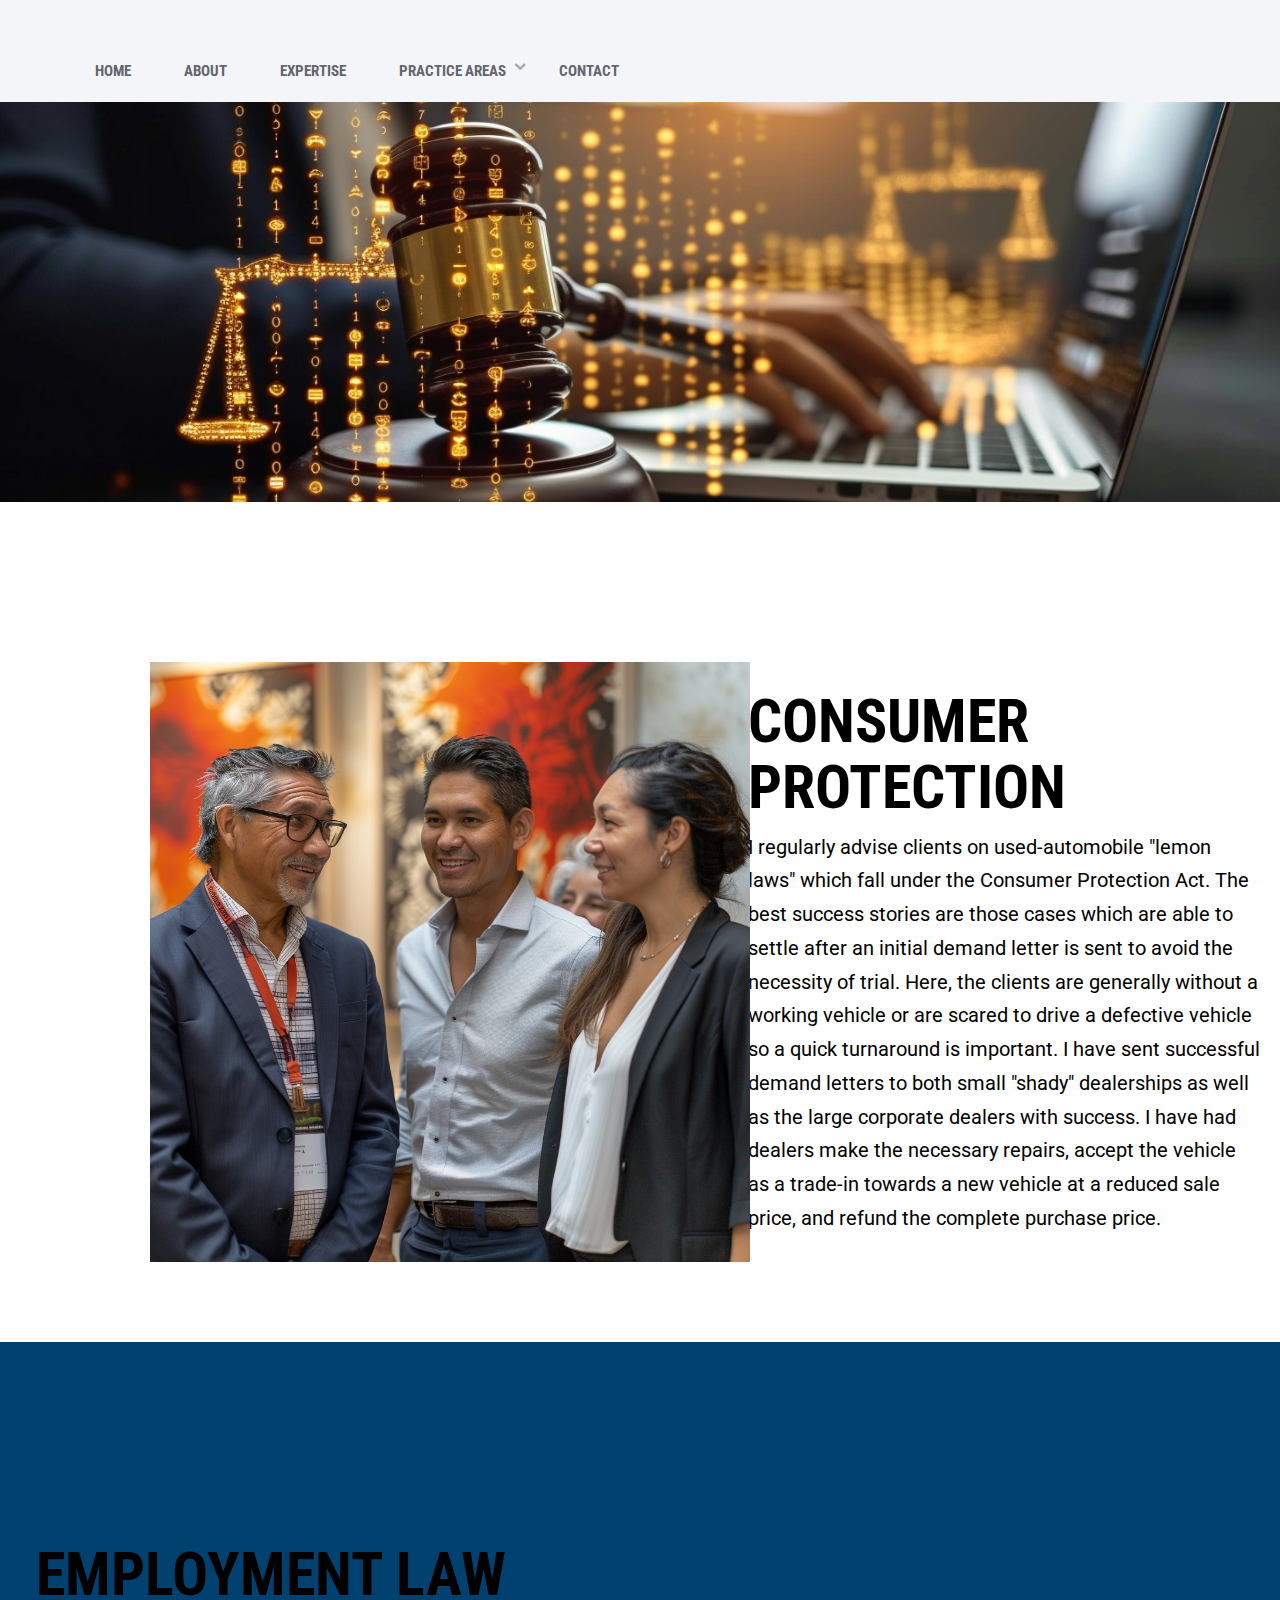
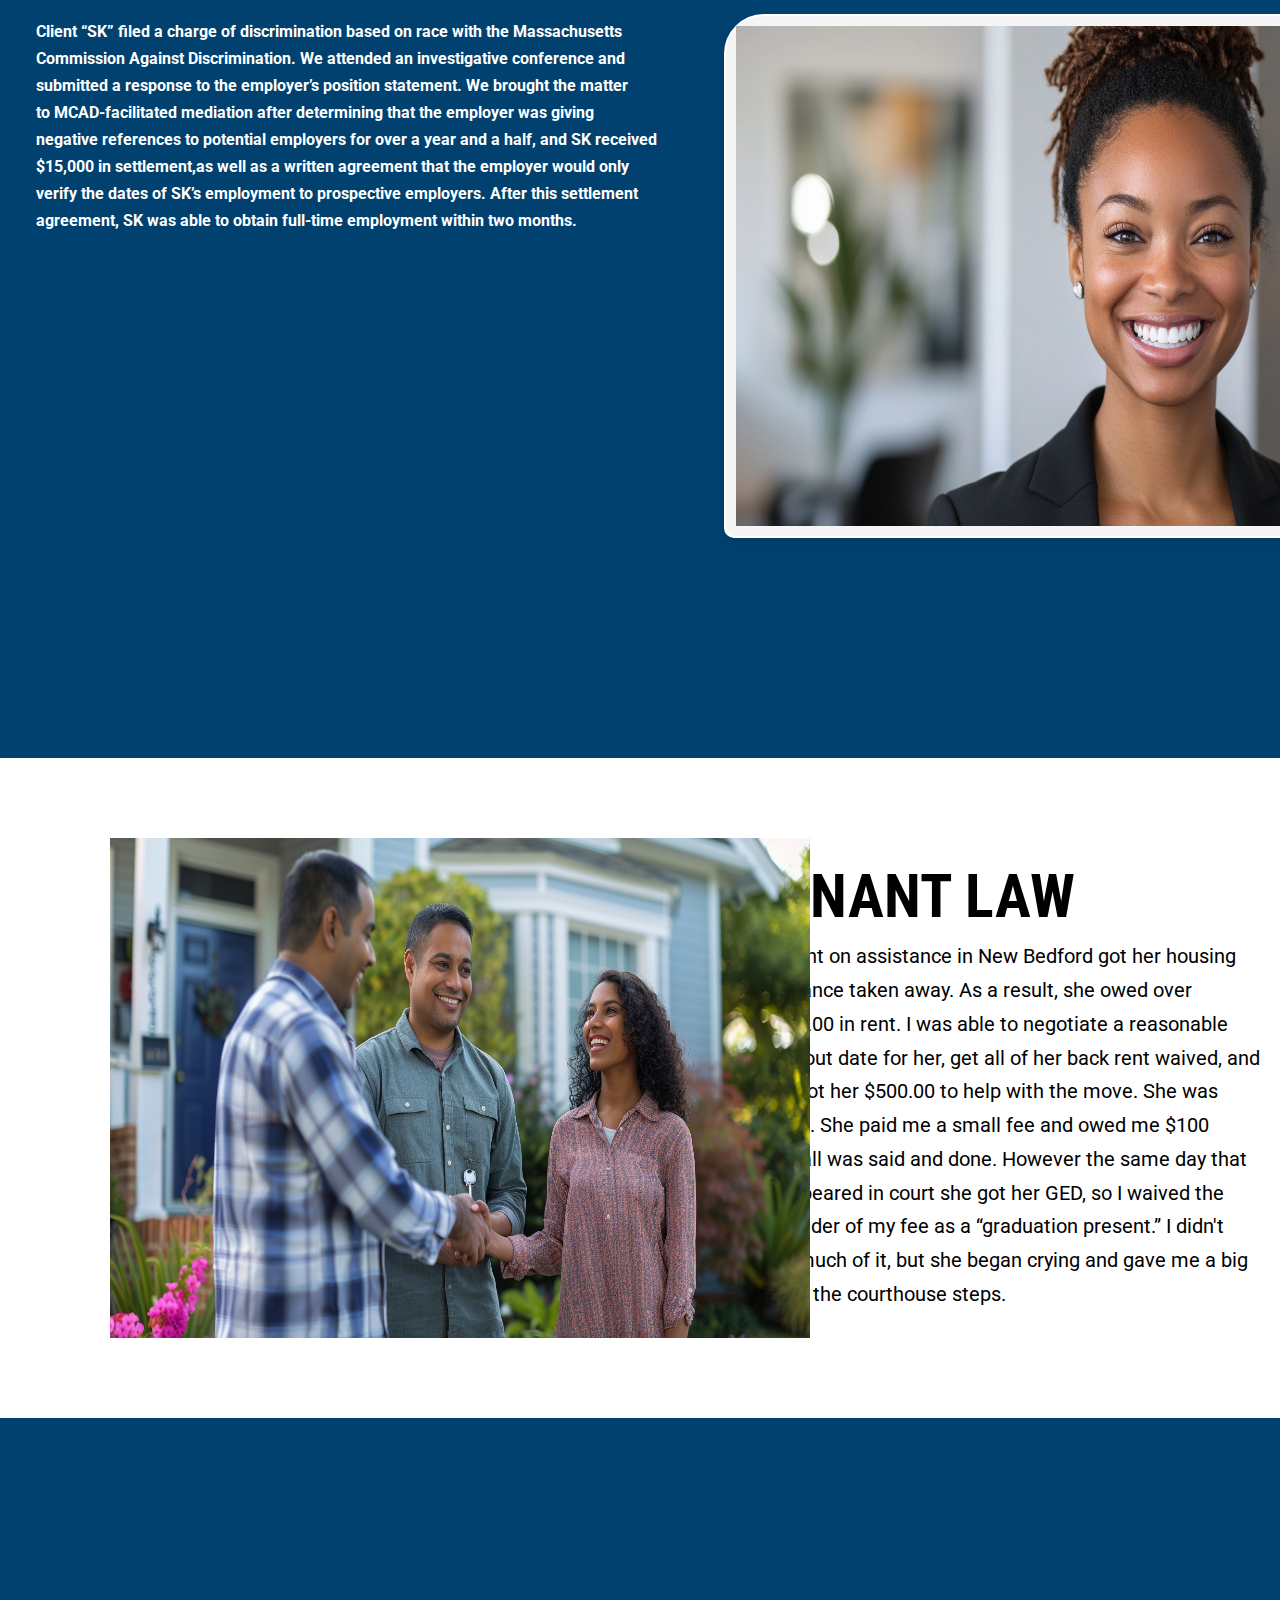
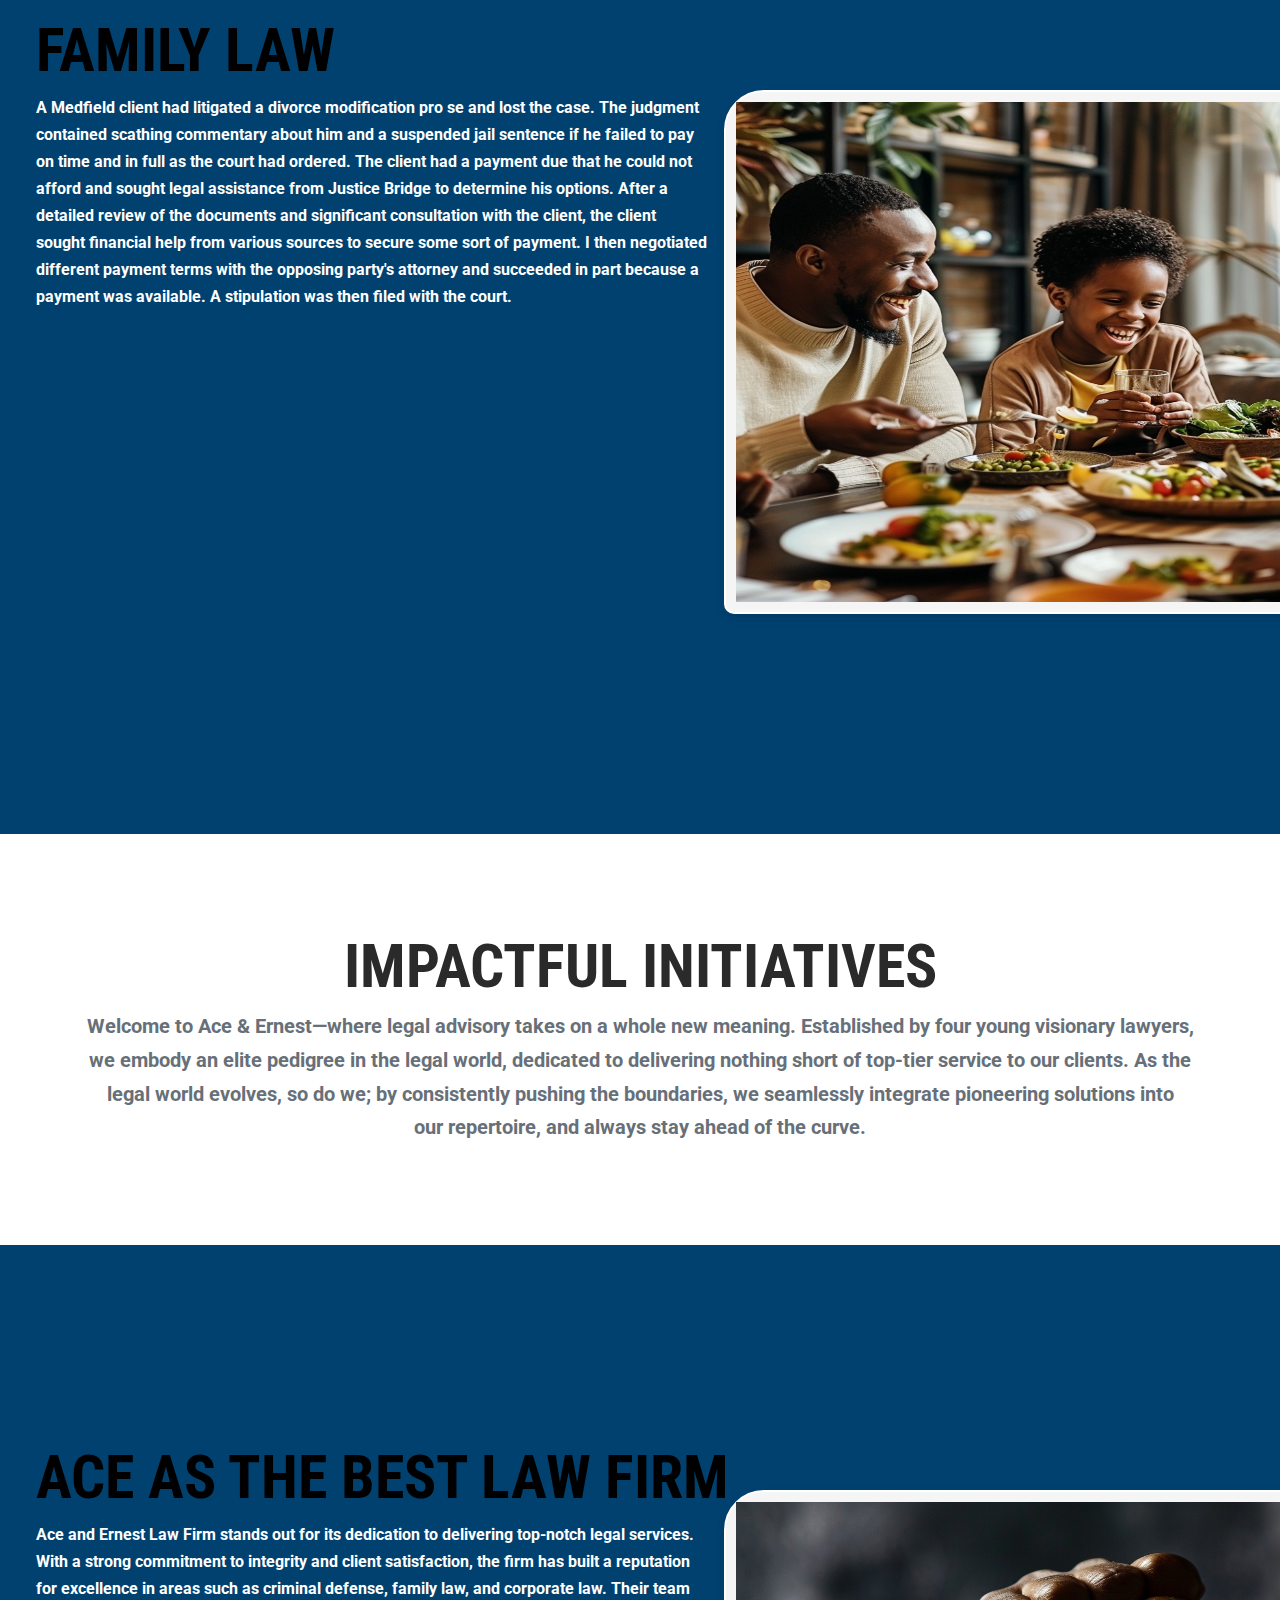
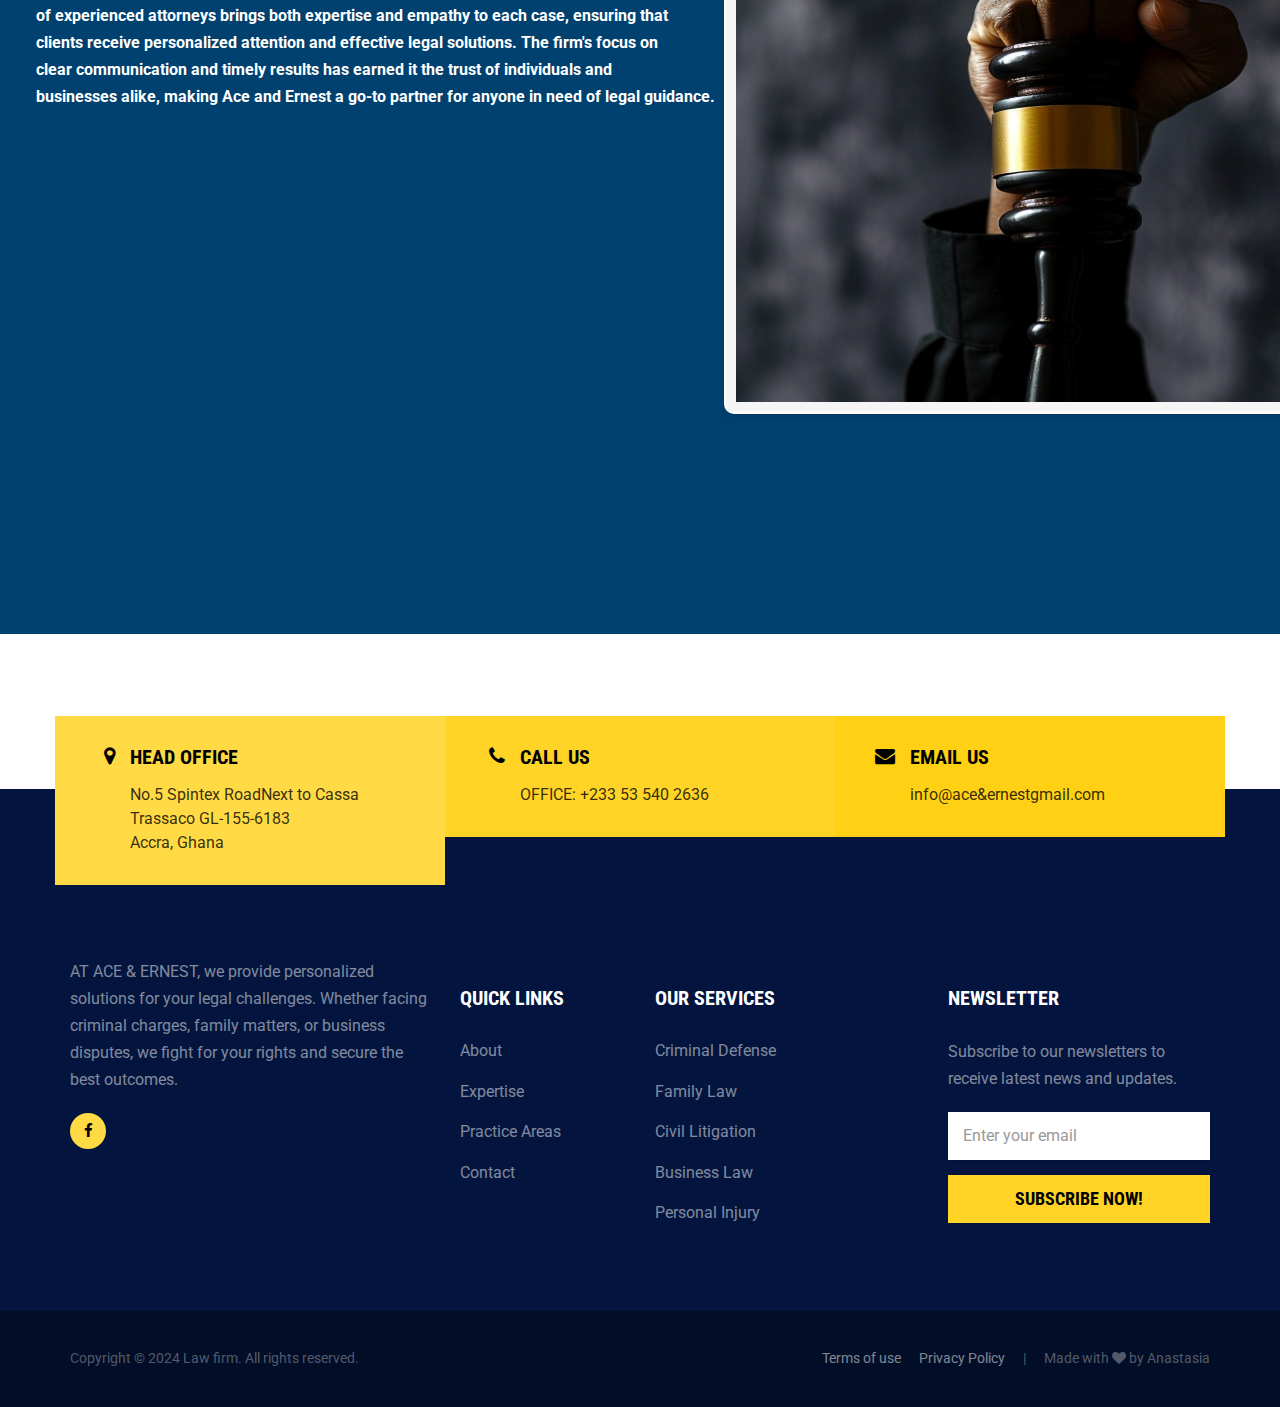
<file: offshore - Copy (2) - Copy/testimonial.html>
<!DOCTYPE html>
<html lang="en">

<head>
    <!-- Basic Page Needs -->
    <meta charset="utf-8">
    <meta http-equiv="X-UA-Compatible" content="IE=edge">
    <meta name="description" content="Responsive  HTML ">
    

    <!-- Page Title -->
    <title> Missions LAW-FIRM</title>

    <!-- Favicon -->
    <link rel="icon" type="image/png" href="favicon.png">

    <!-- Mobile Specific Metas -->
    <meta name="viewport" content="width=device-width, initial-scale=1">

    <!-- Bootstrap core CSS -->
    <link href="css/bootstrap.min.css" rel="stylesheet">

    <!-- Font Awesome CSS -->
    <link rel="stylesheet" href="fonts/font-awesome/css/font-awesome.min.css">

    <!-- Custom styles for this template -->
    <link href="css/style.css" rel="stylesheet">

</head>
<body class="about company-pg">

    <!-- Preloader -->
    <div class="loader-wrapper">
        <div class="sk-cube-grid">
            <div class="sk-cube sk-cube1"></div>
            <div class="sk-cube sk-cube2"></div>
            <div class="sk-cube sk-cube3"></div>
            <div class="sk-cube sk-cube4"></div>
            <div class="sk-cube sk-cube5"></div>
            <div class="sk-cube sk-cube6"></div>
            <div class="sk-cube sk-cube7"></div>
            <div class="sk-cube sk-cube8"></div>
            <div class="sk-cube sk-cube9"></div>
        </div>
    </div>

   

        
    
<header>
    <div class="header-area">

        <!-- Top Contact Info -->
        
            <div class="container">
               
                    <!-- Main Logo -->
                   
                    <!-- Responsive Toggle Menu -->
                    <button type="button" class="navbar-toggle" data-toggle="collapse" data-target="#navbar">
                        <span class="sr-only"> Main Menu </span>
                        <span class="icon-bar"></span>
                        <span class="icon-bar"></span>
                        <span class="icon-bar"></span>
                    </button>
               
                
           
        </div>
        
<!-- Main Navigation Section -->

                <nav id="navbar" class="collapse navbar-collapse main-menu">
                    <div class="container">
                        <ul class="main-menu">
                            <li> <a href="index.html"> Home </a></li>
                            <li > <a href="about.html" > ABOUT
                                
                            </li>
                            <li class="dropdown"><a href="Expertise.html" > EXPERTISE
                                
                            </li>
                            
                            
                            <li class="dropdown"> <a href="practice Areas.html" data-toggle="dropdown"> PRACTICE AREAS
                                <i class="fa fa-chevron-down dropdown-toggle"> </i>  </a>
                                <ul>
                                    <li class="dropdown active"> <a href="testimonial.html"> Testimonials </a> </li>
                                    <li> <a href="laws.html"> Laws</a> </li>
                      
                                    <li> <a href="sucessstories.html"> Sucess Stories </a> </li>
                                    <li> <a href="404.html"> 404 page </a> </li>
                                    
                                </ul>
                            </li>
                           
                            <li><a href="contact.html"> CONTACT </a> </li>
                        </ul>
                    </div>
                </nav>
            </div>
        </header>


   
<!-- Header Section -->

<!-- Main Content Section -->
<main class="main">
<!-- Page Title -->
<div class="page-title text-center">

</div>
<!-- Page Title -->
<!-- Breadcrumbs -->






<section id="about-page">

<section id="third-about-section">
 <div class="about-first-page">
    
   <div class="image-box2">
    <img src="./images/consumer-image.jpg" alt="" width="600px" style="position: relative; left: 150px;" id="first-image" >
</div>
    <div class="about-text" >
        <h1>CONSUMER PROTECTION </h1>
    <p>I regularly advise clients on used-automobile "lemon laws" which fall under the Consumer Protection Act.
        The best success stories are those cases which are able to settle after an initial demand letter is sent to avoid the necessity of trial. Here, 
        the clients are generally without a working vehicle or are scared to drive a defective vehicle so a quick turnaround is important.
         I have sent successful demand letters to both small "shady" dealerships as well as the large corporate dealers with success. 
         I have had dealers make the necessary repairs, accept the vehicle as a trade-in towards a new vehicle at a reduced sale price, and refund the complete purchase price.

    </p>
    </div>

</div>
  </div> 

</section>


<section id="first-about-section">
<div class="about-second-page">
    
  
<div class="about-text1">
    
    
    <h1>EMPLOYMENT LAW</h1>
    <P> Client “SK” filed a charge of discrimination based on race with the Massachusetts <br> Commission Against
        Discrimination. We attended an investigative conference and <br> submitted a response to the employer’s position statement.
        We brought the matter <br> to MCAD-facilitated mediation after determining that the employer was giving <br> negative references 
        to potential employers for over a year and a half, and SK received <br> $15,000 in settlement,as well as a written agreement 
        that the employer would only <br> verify the dates of SK’s employment to prospective employers. After this settlement <br> agreement,
         SK was able to obtain full-time employment within two months.
    </P>
   

   

    <div class="image-box" >
    <img src="./images/employment-image.jpg" alt=""  width="700" height="500"  >
</div>
</div>
</section>









<section id="third-about-section">
    <div class="about-first-page"> 
        <div class="image-box3">
        <img src="./images/tenant law.jpg" alt="" width   ="700px" height="500" style="position: relative; left: 110px;">
    </div>
        <div class="about-text" >
            <h1>TENANT LAW</h1>
            <p>  A tenant on assistance in New Bedford got her housing assistance taken away. As a result, she owed over $6,000.00 in rent. 
                I was able to negotiate a reasonable move-out date for her, get all of her back rent waived, and even got her $500.00 to help with the move.
                 She was thrilled. She paid me a small fee and owed me $100 when all was said and done. However the same day that we appeared in court she got her GED,
                  so I waived the remainder of my fee as a “graduation present.” I didn't think much of it, but she began crying and gave me a big hug on the courthouse steps.

                </p>

        </div>
    
    
    </div>
    

</section>




<section id="first-about-section">
    <div class="about-second-page">
        
      
    <div class="about-text1">
        
        
        <h1>FAMILY LAW</h1>
        <P> 

            A Medfield client had litigated a divorce modification pro se and lost the case. The judgment  <br>contained 
                            scathing commentary about him and a suspended jail sentence if he failed to pay <br> on time and in full as  the
                             court had ordered. The client had a payment due that he could not <br> afford and sought legal assistance  from 
                             Justice Bridge to determine his options. After a <br> detailed  review of the documents and significant  consultation
                              with the client,  the client <br> sought financial help from various sources to secure some sort  of payment. I then 
                              negotiated <br> different payment terms with the opposing party's attorney and  succeeded in part because a  <br>payment was available. 
                              A stipulation was then filed with the court.  
        </P>
        <div class="image-box" >
        <img src="./images/family-image.jpg" alt=""  width="700" height="500" >
    </div>
    </div>
    </section>


    <section>
        <div class="about-text2">
            <h1>IMPACTFUL INITIATIVES</h1>
            <p>Welcome to Ace & Ernest—where legal advisory takes on a whole new meaning. 
                 Established by four young visionary lawyers, <br>
                  we embody an elite pedigree in the legal world,  dedicated to delivering nothing short of top-tier service to our clients. 
    
                As the  <br>  legal world evolves, so do we; by consistently pushing the boundaries,  we seamlessly integrate pioneering  solutions into <br>  our repertoire, and always stay ahead of the curve.</p>
        </div>
    </section>
    
    

    



    
<section id="first-about-section">
    <div class="about-second-page">
        
      
    <div class="about-text1">
        
        
        <h1>ACE AS THE BEST LAW FIRM</h1>
        <P> 

            Ace and Ernest Law Firm stands out for its dedication to delivering top-notch
             legal services. <br> With a strong commitment to integrity and client satisfaction, 
             the firm has built a reputation  <br>for excellence in areas such as criminal defense,
              family law, and corporate law. Their team <br> of experienced attorneys brings both
               expertise and empathy to each case, ensuring that  <br>clients receive personalized 
               attention and effective legal solutions. The firm's focus on  <br>clear communication
                and timely results has earned it the trust of individuals and <br> businesses alike,
             making Ace and Ernest a go-to partner for anyone in need of legal guidance.
        </P>
        <div class="image-box" >
        <img src="./images/BEST-LAW-FIRM.jpg" alt=""  width="700" height="500" >
    </div>
    </div>
    </section>

    
    




 </div>
</main>

</section>


<!-- Main Content Section -->

<!-- Footer Section -->
<footer>
<div class="footer">
<div class="container">
<!-- Prefooter Section -->
<div class="row pre-footer">
    <div class="col-md-4">
        <div class="contact-box">
            <i class="fa fa-map-marker" aria-hidden="true"></i>
            <div class="contact-details">
                <h4 class="pre-footer-title">HEAD OFFICE</h4>
                <p>No.5 Spintex RoadNext to Cassa Trassaco GL-155-6183
                      <br> Accra, Ghana</p>
            </div>
        </div>
    </div>

    <div class="col-md-4">
        <div class="contact-box">
            <i class="fa fa-phone" aria-hidden="true"></i>
            <div class="contact-details">
                <h4 class="pre-footer-title">CALL US</h4>
                <p>
                     OFFICE: +233 53 540 2636</p>
            </div>
        </div>
    </div>

    <div class="col-md-4">
        <div class="contact-box">
            <i class="fa fa-envelope" aria-hidden="true"></i>
            <div class="contact-details">
                <h4 class="pre-footer-title">EMAIL US</h4>
                <p>info@ace&ernestgmail.com </p>
            </div>
        </div>
    </div>
</div>
<!-- Prefooter Section -->

<!-- Footer widgets -->
<div class="row widgets">
    <div class="col-md-4 col-sm-6">
        <div class="about-txt widget">
           

            <p> AT ACE & ERNEST, we provide personalized solutions for your legal challenges. Whether facing criminal charges, family matters, or business disputes,
                 we fight for your rights and secure the best outcomes.</p>
            <div class="widgets-social">
                <a href="https://web.facebook.com/empiredomus/?_rdc=1&_rdr"> <i class="fa fa-facebook" aria-hidden="true"></i> </a>
                
            </div>
        </div>
    </div>
    <div class="col-md-2 col-sm-6">
        <div class="quick-links widget">
            <h2 class="widget-title">QUICK LINKS</h2>
            <ul>
                
                <li> <a href="../html/About.html"> About </a> </li>
                <li> <a href="Resources.html"> Expertise </a> </li>
                <li> <a href="testimonials.html"> Practice Areas  </a> </li>
                <li> <a href="contact.html"> Contact</a> </li>
                
            </ul>
        </div>
    </div>

    <div class="spacer-50 visible-sm"></div>

    <div class="col-md-3 col-sm-6">
        <div class="our-services widget">
            <h2 class="widget-title">OUR SERVICES</h2>
            <ul>
                <li> <a href="#">   Criminal Defense </a> </li>
                <li> <a href="#">    Family Law</a> </li>
                <li> <a href="#">    Civil Litigation</a> </li>
                <li> <a href="#">   Business Law</a> </li>
                <li> <a href="#">  Personal Injury </a> </li>
            </ul>
        </div>
    </div>


    <div class="col-md-3 col-sm-6">
        <div class="newsletter widget">
            <h2 class="widget-title">Newsletter</h2>
            <p>Subscribe to our newsletters to receive latest news and updates.</p>
            <!-- ============= Mailchimp Subscribe Form ============= -->

            <form action="php/subscribe.php" id="subscribeform" method="post">
                <div class="form-group">
                    <input type="email" id="email" name="email" placeholder="Enter your email" class="form-control" title="Please enter your email" data-msg-email="Please enter a valid email">
                </div>
                <button type="submit" class="btn btn-block" id="js-subscribe-btn"> Subscribe Now! </button>

                <div id="js-subscribe-result" data-success-msg="Done. Subscribed" data-error-msg="Oops. Error!"></div>
            </form>
        </div>
    </div>
</div>
<!-- Footer widgets -->
</div>
</div>
<!-- Copyright -->
<div class="copyright">
<div class="container">
<div class="row copyright-bar">

    <div class="col-md-6">
        <p>Copyright © 2024 Law firm. All rights reserved.</p>
    </div>
    <div class="col-md-6 text-right">
        <p>
            <a href="#"> Terms of use</a> <a href="#">Privacy Policy</a> <span> | </span> Made with <i class="fa fa-heart" aria-hidden="true"></i> by  Anastasia</p>

    </div>
</div>

</div>
</div>
<!-- Copyright -->
</footer>
<!-- Footer Section -->

<!-- back-to-top link -->
<a href="#0" class="cd-top"> Top </a>

</div>
<!-- Page Wrapper
–––––––––––––––––––––––––––––––––––––––––––––––––– -->

<!-- Javascripts
–––––––––––––––––––––––––––––––––––––––––––––––––– -->

<!-- Jquery Library -->
<script src="js/jquery.min.js"></script>

<!-- Bootstrap core JavaScript -->
<script src="js/bootstrap.min.js"></script>

<!-- Counter JS -->
<script src="js/waypoints.min.js"></script>
<script src="js/jquery.counterup.min.js"></script>

<!-- Back to top -->
<script src="js/back-to-top.js"></script>

<!-- Form Validation -->
<script src="js/validate.js"></script>

<!-- Subscribe Form JS -->
<script src="js/subscribe.js"></script>

<!-- Main JS -->
<script src="js/main.js"></script>

</body>

</html>
</file>
<file: social-profile.css>
* {
  padding: 0;
  margin: 0;
  box-sizing: border-box;
}
body {
  background-color: hsl(0, 0%, 8%);
  margin-top: 50px;
  font-family: "Inter", sans-serif;
}
.container {
  background-color: hsl(0, 0%, 12%);
  max-width: 370px;
  text-align: center;
  margin: 0 auto;
  padding: 22px;
  border-radius: 15px;

  h1 {
    color: hsl(0, 0%, 100%);
    font-weight: 270;
    font-size: 25px;
  }

  h3 {
    font-size: 15px;
    color: hsl(75, 94%, 57%);
    margin-top: 10px;
    margin-bottom: 20px;
    opacity: 0.9;
  }

  p{
    color: hsl(0, 2%, 79%);
    margin-bottom: 30px;
    font-size: 14px;
  }
}
img {
  max-width: 140px;
  width: 100%;
  border-radius: 100px;
  padding: 20px;
}

a {
  text-decoration: none;
  display: block;
  color: hsl(0, 0%, 100%);
  padding: 15px;
  margin: 15px;
  font-weight: 500;
}



.social-link-github {
  background-color: hsl(0, 0%, 20%);
  border-radius: 10px;
  padding: 0.8em;
   font-size: 15px;
}

.social-link-github:hover{
  background-color: hsl(75, 94%, 57%);
  color: hsl(0, 0%, 8%);
}




.social-link-frontendmentor {
  background-color: hsl(0, 0%, 20%);
  border-radius: 10px;
  padding: 0.8em;
   font-size: 15px;
}

.social-link-frontendmentor:hover{
  background-color: hsl(75, 94%, 57%);
  color: hsl(0, 0%, 8%);
}

.social-link-LinkedIn {
  background-color: hsl(0, 0%, 20%);
  border-radius: 10px;
  padding: 0.8em;
   font-size: 15px;
}
.social-link-LinkedIn:hover{
  background-color: hsl(75, 94%, 57%);
  color: hsl(0, 0%, 8%);
}
.social-link-Twitter {
  background-color: hsl(0, 0%, 20%);
  border-radius: 10px;
  padding: 0.8em;
   font-size: 15px;
}
.social-link-Twitter:hover{
  background-color: hsl(75, 94%, 57%);
  color: hsl(0, 0%, 8%);
}

.social-link-Instagram {
  background-color: hsl(0, 0%, 20%);
  border-radius: 10px;
  padding: 0.8em;
  font-size: 15px;
}

.social-link-Instagram:hover{
  background-color: hsl(75, 94%, 57%);
  color: hsl(0, 0%, 8%);
}
</file>
<file: offshore - Copy (2) - Copy/css/style.css>
/*

Style   : Main CSS
Version : 1.0
Author  : Surjith S M
URI     : http://themeforest.net/user/surjithctly

Copyright © All rights Reserved
Surjith S M / @surjithctly


TABLE OF CONTENTS 
---------------------------------------------------

    • Global Styles
    • Spacer
    • Header
    • Navigation
    • BreadCrumb
    • Flex Slider
    • Homepage Content
    • About Page
    • Call to action
    • stats section
    • Leaders (Team)
    • Vision
    • Sidebar
    • Career Page 
    • Job stats
    • service page 
    • back to top 
    • Image Hover Effects
    • Skillbar
    • 404 page
    • Shortcodes
    • Preloader

    */


/* --------------- Global Styles --------------- */

@import url(https://fonts.googleapis.com/css?family=Roboto:300,400,500,700|Roboto+Condensed:400,700);
body {
    color: #8d8d8d;
    font-family: 'Roboto', sans-serif;
    line-height: 1;
    padding: 0;
}

body.boxed {
    max-width: 1170px;
    background: #f4f5f8;
}

a {
    color: #093eb6;
    text-decoration: none;
    -webkit-transition: 0.5s ease all;
    -o-transition: 0.5s ease all;
    -moz-transition: 0.5s ease all;
    -ms-transition: 0.5s ease all;
    transition: 0.5s ease all;
}

a:hover,
a:active,
a:focus {
    text-decoration: none;
    color: #000;
}

.container {
    max-width: 100% !important;
    width: 1170px !important;
    
}


.row logo-top-info {
background-color: #000;
}


.icons-container{
    background-color: #000;
}

.wrapper {
    position: relative;
    overflow: hidden;
    min-height: 700px
}

header {
    position: relative;
}

img {
    max-width: 100%;
}

ul {
    list-style-type: none;
}

ol,
ul {
    margin: 0px;
    padding: 0;
}

ul li,
ol li {
    color: #8d8d8d;
    line-height: 1.8;
}

ol.list-unstyled {
    margin-left: 0;
}

.list-unstyled li i {
    padding-right: 15px;
    color: #ffda43;
}

h1,
h2,
h3,
h4,
h5,
h6 {
    font-family: "Roboto Condensed";
    color: #2a2a2a;
}

p {
    font-size: 16px;
    color: #677078;
    line-height: 1.688;
    margin-bottom: 20px;
}

p + p:last-child {
    margin-bottom: 0;
}

blockquote {
    padding: 30px 35px;
    background: #ffda44;
    font-size: 20px;
    color: #675F3F;
    line-height: 1.455;
    text-align: left;
    margin: 0;
    border: none;
    font-style: italic;
    -webkit-transition: 0.5s ease all;
    -o-transition: 0.5s ease all;
    -moz-transition: 0.5s ease all;
    -ms-transition: 0.5s ease all;
    transition: 0.5s ease all;
}

.light {
    font-weight: 100;
}



.has-overlay h1{
 font-size: 60px;
 color: white;
 font-family:'Pacifico', cursive; ;
}


.animate{
    display: inline-flex;
    position: absolute;
    left: 30px;
    bottom: -10px;
}
.animate .static-text{
    color: #fff;
    font-size: 35px;
    font-weight: 400;
}

.animate .dynamic-text {
margin-left: 15px;
height:90px ;
line-height:90px ;

/*overflow: hidden;*/
}

.dynamic-text li{
    list-style: none;
    font-size:35px ;
    font-weight: 500;
    color: #FC6D6D;
    
    top: 0;
    animation: slide 4s steps(2) infinite;
}

@keyframes slide {
    100%{
        top: -360px;
        
    }


    
    
}

.dynamic-text li span{
    position: relative;
}




.dynamic-text li span::after{
    content: "";
    position: absolute;
    left: 0;
    height: 100px;
    width: 100px;
    background:#0D0907;
    border-left: 2px solid #FC6D6D; 
   animation: typing 1.8s steps(5) infinite;

}
 




@keyframes typing  {
    100%{
        left: 100%;
        margin: 0 -35px 0 35px;
    }


    
    
}









#Law-title{
     font-family: 'Pacifico', cursive;;
     color: rgb(231, 223, 223);
     position: relative;
     left: 70px;
     top: 50px;
}


#intro P {
    font-size: 20px;
    font-weight:bolder;
    color: white;
}


#intro{
    position: relative;
    left: 150px;
}





.btn primary-btn{
    position: relative;
    top: 150px;
}

#knowmore-button{
    position: relative;
    top: 150px;
    right: 240px;
}

#quick-fact{
    position: relative;
    
}




#first-about-section{

    background: #004170;
}


/* About*/

#aboutimg{
    position: relative;
    left: 100px;
    border-radius: 5px;
    
}

#justice{
    position: relative;
    right: 400px;
    line-height: 22px;
}

.about-first-page{
    
    display: flex;
    align-items: center; 
    justify-content: space-between;
    

}



.about-text {
    width: 40%; 
    margin-right: 20px; 
   
   
   
}

  #about-img{
    position: relative;
    left: 200px;
  }


  .about-text h1{
    font-size: 60px;
    font-weight: bolder;
    color: #000; ;
   
  }

  .about-text p {
  
    color: #000; ;
    font-size: 20px;
    
  }


  .about-second-page{
    
    display: flex;
    align-items: center; 
    justify-content: space-between;
    
    

  }

  #about-img1{
    position: relative;
    left: 0%;
    
  }


  .about-text1 h1
{
    position: relative;
 left: 5%;
 top: 100px;
 color: #000;
 font-size: 60px;
 font-weight:bold ;
 
}
  .about-text1 p{
  position: relative;
 left: 5%;
 top: 100px;
 font-weight: bold;
 color:#FFFFFF;
 
  }



  .image-box{
    position: relative;
    left: 100%;
    bottom: 140px;
    width: 100%;
    padding: 10px; 
    border: 2px solid #FFFFFF;
    background-color: #f5f5f5; 
    border-radius: 10px; 
    box-shadow: 0px 4px 8px rgba(0, 0, 0, 0.1);
    border-top-left-radius: 40px;
    border-bottom-right-radius: 40px;
  }




  .about-text2 {
  position: relative;
  left: px;
  align-items:center ;
  text-align: center;
 
  
  }
 

  .about-text2 h1{
    font-size: 60px;
    font-weight: bold;

  }


  .about-text2 p{
    font-size: 20px;
    font-weight: bold;

  }*/


  #aboutimg {
    position: relative;
    left: 80%;
    border-radius: 5px;
    width: 700px;
}

#justice {
    position: relative;
    right: 400px;
    line-height: 22px;
}

.about-first-page {
    display: flex;
    align-items: center; /* Vertically centers the image and text */
    justify-content: space-between;
}

.about-text {
    width: 40%; /* Adjust the image width */
    margin-right: 20px; /* Space between the image and the text */
}

#about-img {
    position: relative;
    left: 200px;
}

.about-text h1 {
    font-size: 60px;
    font-weight: bolder;
    color: #000;
}

.about-text p {
    color: #000;
    font-size: 20px;
}

/* Second section */
.about-second-page {
    display: flex;
    align-items: center; /* Vertically centers the image and text */
    justify-content: space-between;
}

#about-img1 {
    position: relative;
    left: 0%;
}

.about-text1 h1 {
    position: relative;
    left: 5%;
    top: 100px;
    color: #000;
    font-size: 60px;
    font-weight: bold;
}

.about-text1 p {
    position: relative;
    left: 5%;
    top: 100px;
    font-weight: bold;
    color: #FFFFFF;
}

.image-box {
    position: relative;
    left: 100%;
    bottom: 140px;
    width: 100%;
    padding: 10px;
    border: 2px solid #FFFFFF;
    background-color: #f5f5f5;
    border-radius: 10px;
    box-shadow: 0px 4px 8px rgba(0, 0, 0, 0.1);
    border-top-left-radius: 40px;
    border-bottom-right-radius: 40px;
}

.about-text2 {
    position: relative;
    align-items: center;
    text-align: center;
}

.about-text2 h1 {
    font-size: 60px;
    font-weight: bold;
}

.about-text2 p {
    font-size: 20px;
    font-weight: bold;
}


#menu-icon {
    display: none; /* Hidden by default */
    cursor: pointer;
    font-size: 24px; /* Adjust as needed */
  }
  
  #nav-menu {
    display: block; /* Normal desktop navigation */
  }



/* Responsive styles */
@media all and (max-width: 991px) {
    .about-first-page,
    .about-second-page {
        display: block; /* Stack content vertically */
        text-align: center;
    }


    .about-text,
    .about-text1 {
        width: 100%;
        margin: 0 auto;
        padding: 20px;
    }

   

    .about-text h1,
    .about-text1 h1 {
        font-size: 40px;
        
    }
    .about-text1 p{
        position: relative;
     top: 10px;
    }

    .about-text1 h1{
        position: relative;
        top: 10px;
    }


    .about-text p,
    .about-text1 p {
        font-size: 18px; /* Adjust paragraph font size */
    }
    
    .image-box {
        position: relative;
        left: 0;
        bottom: 0;
        width: 100%;
        margin-bottom: 20px;
    }
.



}







@media only screen and (max-width: 480px){

    html,body {
        width: 100%;
        height: 100%;
        margin: 0;
        padding: 0;
        overflow-x: hidden;
      }
.image-box{
    position: relative;
    top: 50px;
}


.image-box2{
    position: relative;
    left: -150px;
}

.image-box3{
    position: relative;
    left: -110px;  


}

.criminal-image{
    position: relative;
    left: -150px;   
}



.conflict-image{
    position: relative;
    left: -110px;  


}


.laws-photo{
    position: relative;
    left: 50px;  



}

.all-laws {
   position: relative;
   left: -80px;

 
}


#second-div-laws h1{
    position: relative;
   left: -100px;
   
   
}

#intro p {
    position: relative;
    left: -138px;
}

#intro h2 {
    position: relative;
    left: -130px;
}

.animate{
    font-size: 20px;
    overflow: hidden;
    
}



.card {
   width: 100%;
    padding: 100px;  



}
.style-card{
    width: 300%;
    position: relative;
    left: -100px;
    font-size: 2px;
   
   
}


.style-card p{
    width: 100%;
    max-height: 100%;
    max-height: 100%;
    
    
}


  
 }

     













  /*Resources Page */

 .resources-first-page{
    align-items: center;
   
 }

 .resources-first-page p{
    font-size: 20px;
    font-weight: bold;
    color: black;

 }

 .resources-first-page a{
    font-weight: ;
    
 }





 

    /* Styling for the image box */
image-box {
    width: 300px; 
    padding: 10px;
    border: 2px solid #000; 
    background-color: #f5f5f5; 
    margin: 20px; 
    box-shadow: 0px 4px 8px rgba(0, 0, 0, 0.1); 
  }
  
  /* Styling for the text box */

  


  .card {
    width: 600px;
    display: inline-block;
    justify-content: space-between;
    height: 500px; /* Adjust width as needed */
    padding: 20px;
    background-color: #fff; /* White background */
    border-radius: 8px; /* Rounded corners */
    box-shadow: 0 4px 8px rgba(0, 0, 0, 0.1); /* Shadow effect */
    border-left: 5px solid #e7b600; /* Accent border on the left */
    margin: 20px; /* Space around the box */
    font-family: 'Arial', sans-serif; /* Font style */



  }
  
  /* Heading for the card */
  .card h2 {
    font-size: 24px;
    font-weight: bold;
    color: #000; /* Text color */
    margin-bottom: 10px;
  }
  
  /* Horizontal line (divider) */
  .card hr {
    width: 50px;
    height: 3px;
    background-color: #e7b600; /* Same as the border color */
    border: none;
    margin: 10px 0;
  }
  
  /* Paragraph styling */
  .card p {
    color: #333; /* Text color */
    font-size: 16px;
    line-height: 1.6;
    font-size: 20px;
  }
  


  .testimonial-container{

    display: flex;
    justify-content: space-between; /* Ensures even spacing between boxes */
    gap: 0px; /* Gap between cards */
    flex-wrap: wrap; /* Ensures responsiveness on smaller screens */
    margin: 90px;
  
  }










  .card-section1 {
    width: 600px;
    display: inline-block;
    justify-content: space-between;
    height: 500px; /* Adjust width as needed */
    padding: 0;
    background-color: #fff; /* White background */
    border-radius: 8px; /* Rounded corners */
    box-shadow: 0 4px 8px rgba(0, 0, 0, 0.1); /* Shadow effect */
    border-left: 5px solid #fb1212; /* Accent border on the left */
    margin: 20px; /* Space around the box */
    font-family: 'Arial', sans-serif; /* Font style */
  }
  
  /* Heading for the card */
  .card-section1 h1 {
    font-size: 24px;
    font-weight: bold;
    color: #000; /* Text color */
    margin-bottom: 10px;
  }
  
  /* Horizontal line (divider) */
  .card-section1 hr {
    width: 50px;
    height: 3px;
    background-color: #fb1212; /* Same as the border color */
    border: none;
    margin: 10px 0;
  }
  
  /* Paragraph styling */
  .card-section1 p {
    color: #333; /* Text color */
    font-size: 16px;
    line-height: 1.6;
    font-size: 20px;
  }
  





 






.first-container-testimonial{
    padding: -600px;

}


.card-section2 {
    width: 600px;
    display: inline-block;
    justify-content: space-around;
    height: 500px; /* Adjust width as needed */
    padding: 0;
    background-color: #fff; /* White background */
    border-radius: 8px; /* Rounded corners */
    box-shadow: 0 4px 8px rgba(0, 0, 0, 0.1); /* Shadow effect */
    border-left: 5px solid green; /* Accent border on the left */
    margin: 20px; /* Space around the box */
    font-family: 'Arial', sans-serif; /* Font style */
  }
  
  /* Heading for the card */
  .card-section2 h1 {
    font-size: 24px;
    font-weight: bold;
    color: #000; /* Text color */
    margin-bottom: 10px;
  }
  
  /* Horizontal line (divider) */
  .card-section2 hr {
    width: 50px;
    height: 3px;
    background-color: #fb1212; /* Same as the border color */
    border: none;
    margin: 10px 0;
  }
  
  /* Paragraph styling */
  .card-section2 p {
    color: #333; /* Text color */
    font-size: 16px;
    line-height: 1.6;
    font-size: 20px;  }





    
        

    
        .image-box-testimonial {
            position: relative;
            left: 350px;
            background-color: #f0f0f0; /* Light grey, change to a color that contrasts with white */
            padding: 10px;
            border-radius: 10px; /* Adds rounded corners */
            width: 800px; /* Set the desired width for the image box */
            display: inline-block;
            box-shadow: 0 4px 6px rgba(0, 0, 0, 0.1); /* Adds a subtle shadow */
        }
        
        .image-box-testimonial img {
            display: block;
            max-width: 100%;
            border-radius: 8px; 
      }
    





      .second-section-page{

        background: black;
      }




      #second-div-laws h1{
        font-size: 40px;
        color: white;
        font-weight: bold;
        position: relative;
        left:90px ;
      } 

    #second-div-laws p{
        font-size: 20px;
        color: #FFFFFF;
        font-weight: bold;
        position: relative;
        left:90px;
        
        

      }



      #third-div-laws h1{
        font-size: 40px;
        color: hsl(0, 5%, 4%);
        font-weight: bold;
        position: relative;
        left:90px;
    }

#third-div-laws p{
    font-size: 20px;
    color: hsl(0, 5%, 4%);
    font-weight: bold;
    position: relative;
    left:90px;
}
  




.sucessstories-first-header h1{
    font-size: 40px;
    font-weight: bolder;
    position: relative;
    top: 200px;
    text-align: center;
}






.first-contact-section{
   background-image:  linear-gradient(rgba(4, 9, 30, 0.7), rgba(4, 9, 30, 0.7)), url(../images/contact.jpg); }





.expertise-section-card {
    width: 600px;
    height: 500px; /* Adjust width as needed */
    padding: 20px;
    background-color: #fff; /* White background */
    border-radius: 8px; /* Rounded corners */
    box-shadow: 0 4px 8px rgba(0, 0, 0, 0.1); /* Shadow effect */
    border-left: 5px solid green; /* Accent border on the left */
    margin: 20px; /* Space around the box */
    font-family: 'Arial', sans-serif; /* Font style */



  }
  
  /* Heading for the card */
  .expertise-section-card h1 {
    font-size: 24px;
    font-weight: bold;
    color: #000; /* Text color */
    margin-bottom: 10px;
  }
  
  /* Horizontal line (divider) */
  
  
  /* Paragraph styling */
  .expertise-section-card p {
    color: #333; /* Text color */
    font-size: 16px;
    line-height: 1.6;
    font-size: 20px;
  }
  


  .expertise-container{

    display: flex;
    justify-content: space-between; /* Ensures even spacing between boxes */
    gap: 0px; /* Gap between cards */
    flex-wrap: wrap; /* Ensures responsiveness on smaller screens */
    margin: 90px;
  
  }





  .first-container{
    position: relative;
    bottom: 200px;
    padding: 10px 0; /* Decrease top and bottom padding */
    margin: 0; /* Remove any default margin */
  }





  
  
   
   .expertise-section-card h1 {
    font-size: 24px;
    font-weight: bold;
    color: #000; /* Text color */
    margin-bottom: 10px;
  }
  
  /* Horizontal line (divider) */
  .expertise-section-card hr {
    width: 50px;
    height: 3px;
    background-color: green; /* Same as the border color */
    border: none;
    margin: 10px 0;
  }
  
  /* Paragraph styling */
  .expertise-section-card p {
    color: #333; /* Text color */
    font-size: 16px;
    line-height: 1.6;
    font-size: 20px;
  }
  

  .expertise-section-card2 {
    width: 600px;
    height: 500px; /* Adjust width as needed */
    padding: 20px;
    background-color: #fff; /* White background */
    border-radius: 8px; /* Rounded corners */
    box-shadow: 0 4px 8px rgba(0, 0, 0, 0.1); /* Shadow effect */
    border-left: 5px solid #fb1212; /* Accent border on the left */
    margin: 20px; /* Space around the box */
    font-family: 'Arial', sans-serif; /* Font style */
  }

  .expertise-section-card2 h1 {
    font-size: 24px;
    font-weight: bold;
    color: #000; /* Text color */
    margin-bottom: 10px;
  }
  
  /* Horizontal line (divider) */
  .expertise-section-card2 hr {
    width: 50px;
    height: 3px;
    background-color: #fb1212; /* Same as the border color */
    border: none;
    margin: 10px 0;
  }
  
  /* Paragraph styling */
  .expertise-section-card2 p {
    color: #333; /* Text color */
    font-size: 16px;
    line-height: 1.6;
    font-size: 20px;
  }






  .background-img{
    background-image: url(../images/expertise-background.jpg);
  }





  
  

.btn {
    border-radius: 3px;
    font-size: 16px;
    font-family: "Roboto Condensed";
    font-weight: bold;
    line-height: 48px;
    padding: 0 22px;
    border: none;
    border: none;
    text-transform: uppercase;
    -webkit-transition: 0.5s ease all;
    -o-transition: 0.5s ease all;
    -moz-transition: 0.5s ease all;
    -ms-transition: 0.5s ease all;
    transition: 0.5s ease all;
}

.btn-primary {
    background: #093EB6;
    color: #fff;
}

.btn-primary:hover {
    background: #002D92;
}

.btn-default {
    background: #FFDA44;
    color: #4c443a;
}

.btn-default:hover {
    background: #ECC124;
}

section {
    padding: 80px 0;
}

.sidebar {
    padding: 80px 15px;
}

main.main {
    padding-bottom: 75px;



}


/*ABOUT*/

.col-md-3 sidebar left{
    position: relative; right: 300px; bottom: 1700px;
}


/* --------------- 1.1 Spacer --------------- */

.spacer-5,
.spacer-10,
.spacer-20,
.spacer-30,
.spacer-40,
.spacer-50,
.spacer-60,
.spacer-70,
.spacer-80,
.spacer-90,
.spacer-100 {
    display: block;
    clear: both;
    overflow: hidden;
}

.spacer-5 {
    height: 5px
}

.spacer-10 {
    height: 10px
}

.spacer-20 {
    height: 20px
}

.spacer-30 {
    height: 30px
}

.spacer-40 {
    height: 40px
}

.spacer-50 {
    height: 50px
}

.spacer-60 {
    height: 60px
}

.spacer-70 {
    height: 70px
}

.spacer-80 {
    height: 80px
}

.spacer-90 {
    height: 90px
}

.spacer-100 {
    height: 100px
}

@media all and (max-width: 991px) {
    section {
        padding: 60px 0;
    }
}

@media all and (max-width: 767px) {
    br {
        display: none;
    }
}

@media all and (max-width: 480px) {
    section {
        padding: 45px 0;
    }
}


/* --------------- Header Styles --------------- */

.logo-top-info {
    padding: 25px 0;
}


.top-info {
    width: auto;
}

.top-info,
.social {
    float: left;
}

.top-info h3 {
    font-size: 15px;
    color: #093EB6;
    font-weight: bold;
    line-height: 1.2;
    margin-top: 0;
}

.top-info p {
    margin-bottom: 0;
    font-size: 15px;
    color: #76797f;
    line-height: 1.4;
}

.top-info > div {
    padding: 0 20px;
    float: left;
    border-right: 1px solid #e9ecf2;
}

.top-info > div:last-child {
    border: none;
}

.top-info:after {
    content: "";
    display: block;
    clear: both;
}

span.forex {
    font-size: 14px;
    font-family: "Roboto";
    color: rgba(118, 121, 127, 0.6);
    line-height: 1.571;
    position: relative;
    padding-left: 8px;
}

span.forex i {
    font-size: 17px;
    color: #35db24;
    padding-right: 3px;
    line-height: 1;
}

.social ul.social-icons {
    padding-left: 15px;
}

.social ul.social-icons li {
    display: inline-block;
}

.social ul.social-icons li:last-child a {
    margin: 0;
}

.social ul.social-icons li a:hover {
    background: #093eb6;
}

.social ul.social-icons li a {
    color: #fff;
    font-size: 21px;
    display: block;
    width: 52px;
    height: 52px;
    line-height: 52px;
    text-align: center;
    background: rgba(9, 62, 182, 0.65);
    color: #fff;
    border-radius: 50%;
    margin-right: 15px;
    -webkit-transition: 0.5s ease all;
    -o-transition: 0.5s ease all;
    -moz-transition: 0.5s ease all;
    -ms-transition: 0.5s ease all;
    transition: 0.5s ease all;
}

.top-info-social {
    margin-top: 5px;
}

.top-info-social:after {
    content: "";
    display: block;
    clear: both;
}

@media all and (max-width: 1199px) {
    .top-info > div {
        padding: 0 16px;
    }
    .social ul.social-icons li a {
        margin-right: 10px;
    }
}

@media all and (max-width: 991px) {
    .logo-top-info {
        padding: 25px 0 0;
    }
    .logo {
        text-align: left;
        margin-bottom: 20px;
    }
    .top-info-social {
        display: none;
    }
}


@media all and (max-width: 479px) {
    .logo img {
        width: 180px;
    }
}


/* --------------- Navigation --------------- */

.main-menu {
    padding: 0;
    background: #f4f5f8;
}

ul.main-menu li a {
    font-size: 15px;
    font-family: "Roboto Condensed";
    color: #61656F;
    font-weight: bold;
    line-height: 1.467;
    text-transform: uppercase;
    padding: 20px 25px;
    display: block;
    -webkit-transition: 0.5s ease all;
    -o-transition: 0.5s ease all;
    -moz-transition: 0.5s ease all;
    -ms-transition: 0.5s ease all;
    transition: 0.5s ease all;
}

ul.main-menu li:last-child a {
    padding-right: 0;
}

ul.main-menu li a:hover,
ul.main-menu li.active > a {
    color: #093eb6;
}

ul.main-menu > li {
    display: inline-block;
    padding: 0;
    position: relative;
}

ul.main-menu > li.dropdown ul {
    visibility: hidden;
    opacity: 0;
    position: absolute;
    top: 120%;
    background: #fff;
    min-width: 220px;
    padding: 10px 0;
    -webkit-transition: 0.5s ease all;
    -o-transition: 0.5s ease all;
    -moz-transition: 0.5s ease all;
    -ms-transition: 0.5s ease all;
    transition: 0.5s ease all;
    z-index: 1000;
}

#law-logo{

    width: 100;
    height: 50;
    border-radius: 60px;
}

ul.main-menu > li.dropdown ul li a {
    padding: 10px 20px;
    display: block;
    font-size: 16px;
    font-weight: normal;
    text-transform: none;
}

ul.main-menu > li.dropdown ul:before {
    content: "";
    display: block;
    visibility: hidden;
    opacity: 0;
    position: absolute;
    top: -20px !important;
    left: 30px;
    border: 10px solid transparent;
    border-bottom-color: #fff;
    -webkit-transition: 1s ease all;
    -o-transition: 1s ease all;
    transition: 1s ease all;
}

ul.main-menu > li.dropdown:hover ul,
ul.main-menu > li.dropdown:hover ul:before {
    visibility: visible;
    opacity: 1;
    top: 100%;
}

i.fa.dropdown-toggle {
    display: none;
}

li.dropdown i.fa.dropdown-toggle {
    display: block;
    position: absolute;
    top: 65%;
    right: 5px;
    -webkit-transform: translateY(-50%);
    -moz-transform: translateY(-50%);
    transform: translateY(-50%);
    font-size: 12px;
    line-height: 1;
    color: #aaa;
    cursor: pointer;
}

@media all and (max-width: 991px) {
    nav.navbar-collapse {
        position: absolute;
        right: 0px;
        top: 75px;
        width: 250px;
        opacity: 0;
        z-index: 1000;
        height: auto !important;
        -webkit-transition: 0.5s ease all;
        -o-transition: 0.5s ease all;
        -moz-transition: 0.5s ease all;
        -ms-transition: 0.5s ease all;
        transition: 0.5s ease all;
    }



    .navbar-collapse.collapse {
        display: none !important;
        padding: 0;
        overflow: inherit;
    }
    .navbar-collapse.collapsing {
        padding: 0;
    }
    .navbar-collapse.collapse.in {
        display: block !important;
        opacity: 1;
        right: 20px;
    }
    .navbar-toggle {
        display: block;
        right: 0;
        position: absolute;
        background: none;
        top: 0px;
        border: none;
        padding: 0 10px;
        margin: 21px 15px;
    }
    .navbar-toggle span.icon-bar {
        background: #61656f;
        height: 3px;
    }
    ul.main-menu > li {
        display: block;
    }
    ul.main-menu {
        padding: 10px 0;
    }
    ul.main-menu > li > a {
        padding: 15px 10px;
    }
    ul.main-menu > li.dropdown ul {
        left: -30px;
    }
    ul.main-menu > li.dropdown:hover ul,
    ul.main-menu > li.dropdown:hover ul:before {
        visibility: hidden;
        opacity: 0;
        top: 100%;
    }
    ul.main-menu > li.dropdown.open ul,
    ul.main-menu > li.dropdown.open ul:before {
        visibility: visible;
        opacity: 1;
        top: 100%;
    }
    ul.main-menu > li.dropdown.open ul {
        left: 0;
    }
}


/* --------------- BreadCrumb --------------- */

.page-title {
    background: url('../images/digital-slider.jpg') no-repeat left center;
    background-size: cover;
    padding: 70px 0;
    height: 400px;
}

.page-title h2.title {
    margin: 0 0 25px;
    font-size: 50px;
    color: #fff;
    font-weight: bold;
    line-height: 1.26;
}

.page-title p.description {
    font-size: 20px;
    color: #fff;
    line-height: 1.6;
    margin-bottom: 0;
}

.breadcrumbs {
    background: #f4f5f8;
    padding: 25px 0;
}

.breadcrumbs span,
.breadcrumbs a {
    font-size: 15px;
    color: #61656f;
    font-weight: bold;
    text-transform: uppercase;
}

.breadcrumbs a:hover {
    color: #093eb6;
}

.breadcrumbs i {
    padding-right: 15px;
    color: #bebebe;
}

.breadcrumbs span.parent i {
    padding-right: 5px;
}

.breadcrumbs span {
    padding-right: 15px;
}

@media all and (max-width: 767px) {
    .page-title {
        padding: 70px 15px;
    }
}

@media all and (max-width: 480px) {
    .page-title h2.title {
        font-size: 42px;
        line-height: 1;
    }
    .page-title p.description {
        font-size: 16px;
    }
    .breadcrumbs {
        padding: 25px 0 0;
    }
    .breadcrumbs span {
        margin-bottom: 25px;
        display: inline-block;
    }
}


/* --------------- Flex Slider --------------- */

.flex-direction-nav a {
    width: 54px;
    height: 100px;
}

.flex-direction-nav a:before {
    content: " ";
    display: block;
    background: url('') no-repeat;
    width: 54px;
    height: 100px;
}

.flex-direction-nav a.flex-next:before {
    content: " ";
    background: url('slide') no-repeat;
}

.flex-control-nav {
    bottom: 40px;
}

.flex-control-paging li a {
    background: #aaa;
}

.flex-control-paging li a.flex-active {
    background: #ffda44;
}

section.home-slider {
    padding: 0;
}

.flexslider {
    border: none;
    border-radius: 0;
    margin: 0;
}

.flexslider li.has-overlay:after {
    position: absolute;
    top: 0;
    bottom: 0;
    left: 0;
    right: 0;
    content: " ";
    background: rgba(0,0, 0, 0.44);
}

.slider-content {
    position: absolute;
    display: block;
    top: 50%;
    transform: translateY(-50%);
    left: 0;
    z-index: 5;
    width: 100%;
}

.flexslider .slides > li {
    position: relative;
}

.slider-content h2 {
    font-size: 50px;
    color: #fff;
    font-weight: bold;
    line-height: 1.2;
    margin: 0 0 30px;
}

.slider-content p {
    font-size: 20px;
    color: #fff;
    line-height: 1.4;
    font-weight: 100;
    margin: 0 0 40px;
}

.slider-content .primary-btn {
    border-radius: 3px;
    background: #FFDA44;
    font-size: 20px;
    font-family: "Roboto Condensed";
    color: #4c443a;
    font-weight: bold;
    padding: 0 40px;
    line-height: 60px;
}

.slider-content .primary-btn i {
    padding-left: 10px;
}

.slider-content .primary-btn:hover {
    background: #ECC124;
}

#overlay {
    width: 1550px;
    height: 500px;
}



#approach1{
    width: 400px;
}
@media all and (max-width: 991px) {
    .slider-content h2 {
        font-size: 44px;
        margin-bottom: 25px;
    }
    .slider-content p {
        font-size: 18px;
        margin-bottom: 36px;
    }
    .slider-content .primary-btn {
        font-size: 18px;
        line-height: 54px;
        border: none;
    }
    .flexslider .slides > li {
        height: 500px;
    }
    .flexslider .slides > li img {
        height: 100%;
        -webkit-object-fit: cover;
        -moz-object-fit: cover;
        -ms-object-fit: cover;
        object-fit: cover;
    }
}

@media all and (max-width: 767px) {
    .slider-content h2 {
        font-size: 40px;
        margin-bottom: 20px;
    }
    .slider-content p {
        font-size: 17px;
        margin-bottom: 30px;
        line-height: 1.6;
    }
    .slider-content .primary-btn {
        font-size: 16px;
        line-height: 48px;
        padding: 0 30px;
        border: none;
    }
    .flex-direction-nav {
        display: none;
    }
}

@media all and (max-width: 600px) {
    .slider-content h2 {
        font-size: 36px;
        margin-bottom: 15px;
    }
    .slider-content p {
        font-size: 16px;
        margin-bottom: 25px;
        line-height: 1.6;
    }
    .flexslider .slides > li {
        height: 420px;
    }
}

@media all and (max-width: 480px) {
    .slider-content h2 {
        font-size: 30px;
        margin-bottom: 12px;
    }
    .slider-content p {
        font-size: 14px;
    }
    .flexslider .slides > li {
        height: 450px;
    }
}

@media all and (max-width: 400px) {
    .slider-content h2 {
        font-size: 24px;
        margin-bottom: 12px;
    }
}


/* --------------- Homepage Content --------------- */

h2.color-title {
    display: inline-block;
    font-size: 16px;
    font-weight: bold;
    color: #FFF;
    background: #ffda44;
    margin: 0;
    padding: 0 15px;
    line-height: 28px;
}

h4.subtitle {
    font-size: 20px;
    font-family: "Roboto";
    color: #093eb6;
    font-weight: bold;
    line-height: 1.4;
    margin: 20px 0;
}


/*Company Section*/

.company-image {
    position: relative;
    min-height: 370px;
}

.company-image > div {
    position: absolute;
}

.company-image .img-left {
    width: 60%;
    left: 0%;
    height: 100%;
    top: 50%;
    transform: translateY(-50%);
}

.company-image .img-right {
    width: 85%;
    right: 0;
    height: 120%;
    bottom:-10% ;
}

.company-image .img-left img,
.company-image .img-right img {
    height: 100%;
    min-width: 100%;
    -webkit-object-fit: cover;
    -moz-object-fit: cover;
    -o-object-fit: cover;
    -ms-object-fit: cover;
    object-fit: cover;
}

.company {
    display: flex;
    align-items: center;
}

@media all and (max-width: 991px) {
    .company {
        display: block;
        text-align: center;
    }
    .company > div {
        margin: 0 auto 30px;
        float: none;
    }
    .company > div:last-child {
        margin-bottom: 0;
    }
    .company-image {
        width: 700px;
        max-width: 100%;
        margin: 0 auto;
    }
    .company-image > div.hover-effect {
        width: auto;
    }
}

@media all and (max-width: 787px) {
    .company > div {
        margin-bottom: 40px;
    }
    .company-image > div.hover-effect {
        position: relative;
        top: 0;
        transform: inherit;
    }
    .company-image .img-left {
        margin-bottom: 30px;
    }
}


/*Ceo Section*/

section.home-ceo {
    background: #f4f5f8;
    padding: 0;
}

.row.ceo {
    display: flex;
    align-items: flex-end;
}

.row.ceo > div {
    display: block;
}

.ceo-details {
    padding: 45px 0;
}

.ceo-details h4.subtitle {
    font-size: 27px;
}

.ceo-photo {
   position: relative;
   right: auto;
   
}


.ceo-details p {
    margin-bottom: 32px;
}

.ceo-details p.ceo-name {
    margin-bottom: 0;
    color: #303539;
}

a.link {
    font-size: 16px;
    font-family: "Roboto";
    color: #ffbe00;
    font-weight: bold;
    text-transform: uppercase;
}

a.link:hover {
    color: #194ABA;
}

@media all and (max-width: 991px) {
    .row.ceo {
        display: block;
        text-align: center;
    }
}


/*Home Links Section*/

section.home-links {
    background: #f4f5f8;
    padding: 30px 0;
}

.row.links > div + div {
    width: auto;
}

.links h4.subtitle {
    margin: 0;
    line-height: 48px;
}

.links .btn-primary {
    border-radius: 3px;
    background: #fff;
    box-shadow: 0px 2px 3px 0px rgba(0, 0, 0, 0.1);
    font-size: 17px;
    font-family: "Roboto";
    color: #72777b;
    font-weight: bold;
    padding: 0 34px;
}

.links .btn-primary:hover {
    background: #093EB6;
    color: #fff;
}

@media all and (max-width: 1199px) {
    section.home-links {
        padding: 50px 0;
    }
    .row.links {
        text-align: center;
    }
    .row.links > div:first-child {
        display: block;
        float: none;
        width: auto;
    }
    .links h4.subtitle {
        line-height: 1;
    }
    .row.links > div + div {
        display: inline-block;
        float: none;
        margin-top: 30px;
    }
}

@media all and (max-width: 480px) {
    .row.links > div + div {
        display: block;
        float: none;
        margin-top: 30px;
    }
    .links .btn-primary {
        width: 100%;
    }
}


/*Process Section*/

h2.title-2 {
    font-size: 40px;
    font-family: "Roboto";
    color: #093EB6;
    font-weight: bold;
    margin: 0;
}

h4.subtitle-2 {
    font-size: 20px;
    font-family: "Roboto";
    color: #4C4F54;
    font-weight: bold;
    line-height: 1.4;
    margin: 10px 0 20px;
}

@media all and (max-width: 767px) {
    h2.title-2 {
        font-size: 30px;
    }
    h4.subtitle-2 {
        font-size: 16px;
    }
    .row.process > div {
        margin-bottom: 40px;
    }
    .row.process > div:last-child {
        margin-bottom: 0;
    }
}


/*Stats Section*/

section.home-stats {
    background: #f4f5f8;
    padding: 30px 0;
}

.row.stats > div {
    padding: 20px 15px;
    border-left: 1px solid #dee0e5;
}

.row.stats > div:first-child {
    border-left: none;
}

.row.stats > div:after {
    display: block;
    content: "";
    clear: both;
}

.stats img {
    float: left;
    padding-right: 12px;
}

.stats-info h4.counter {
    font-size: 36px;
    font-family: "Roboto";
    color: #093eb6;
    font-weight: bold;
    margin: 0;
    line-height: 1;
}

.stats-info {
    float: left;
}

.stats-info p {
    margin-bottom: 0;
}

@media all and (max-width: 1099px) {
    .stats img {
        float: none;
        display: inline-block;
        padding: 0;
    }
    .row.stats {
        text-align: center;
    }
    .stats-info {
        float: none;
        display: block;
        margin-top: 20px;
    }
}

@media all and (max-width: 991px) {
    section.home-stats {
        padding: 0;
    }
    .row.stats > div {
        padding: 30px 20px;
        border-bottom: 1px solid #dee0e5;
        border-left: 1px solid #dee0e5;
    }
    .row.stats > div:nth-child(3),
    .row.stats > div:nth-child(4) {
        border-bottom: 0;
    }
}

@media all and (max-width: 480px) {
    .row.stats > div {
        float: none;
        display: block;
        width: 100%;
    }
    .row.stats > div:nth-child(3) {
        border-bottom: 1px solid #dee0e5;
    }
}


/*Services Section*/

.services-other .img-box {
    float: left;
    margin-right: 22px;
    display: inline-block;
    width: 78px;
    height: 78px;
    line-height: 74px;
    text-align: center;
    border: 2px solid #FFDA44;
}

.services-other .services-info {
    width: 100%;
    padding-left: 100px;
}

.services-other .services-info h4 {
    margin: 0 0 10px;
    line-height: 1;
}

.services-other .services-info p {
    margin-bottom: 0;
}

.row.service-list {
    margin: 0;
}

@media all and (max-width: 1099px) {
    .row.services-other {
        text-align: center;
    }
    .services-other .img-box {
        float: none;
        margin: 0;
    }
    .services-other .services-info {
        padding: 30px 0 0;
    }
}

@media all and (max-width: 991px) {
    .row.services {
        text-align: center;
    }
    .row.services > div {
        width: 500px;
        margin: 0 auto 40px;
        max-width: 100%;
    }
    .row.services > div:last-child {
        margin-bottom: 0;
    }
    .row.services-other > div {
        margin-bottom: 45px;
    }
    .row.services-other .clearfix {
        display: none;
    }
    .row.services-other > div:last-child {
        margin-bottom: 0;
    }
    .about-services .row.services {
        text-align: left;
    }
    .about-services .row.services > div {
        width: 50%;
    }
    .about-services .row.services a {
        display: block;
    }
}

@media all and (max-width: 767px) {
    .about-services .row.services {
        text-align: center;
    }
    .about-services .row.services > div {
        width: 500px;
    }
}


/*Testimonials Section*/

section.home-testimonials {
    background: #f4f5f8;
}

.section-title h2.title-2 {
    margin: 20px 0;
}

.home-testimonials blockquote {
    background: #ffffff;
    font-size: 19px;
    font-family: "Georgia";
    color: #677078;
    line-height: 1.684;
    text-align: left;
    border: none;
    margin: 0 0 50px;
    padding: 40px 33px;
    position: relative;
}

.home-testimonials blockquote:hover {
    box-shadow: 16px 27px 49px 0px rgba( 0, 0, 0, 0.1);
}

.home-testimonials blockquote:before {
    content: open-quote;
    display: block;
    font-size: 121px;
    font-family: Georgia, Times, 'Times New Roman', serif;
    color: rgba( 255, 218, 68, 0.3);
    position: absolute;
    line-height: 60px;
    left: 20px;
}

.home-testimonials blockquote:after {
    content: close-quote;
    font-size: 0;
    display: block;
    width: 0;
    height: 0;
    border: 20px solid transparent;
    border-top: 20px solid #fff;
    border-bottom: 0;
    position: absolute;
    bottom: -20px;
    left: 50%;
    transform: translateX(-50%);
}

h4.client-name {
    font-size: 20px;
    font-family: "Roboto";
    color: #093eb6;
    font-weight: bold;
    line-height: 1.4;
    margin: 10px 0;
    text-align: center;
}

p.designation {
    text-align: center;
    margin: 0;
    float: none;
    width: 100%;
}

@media all and (max-width: 991px) {
    .home-testimonials .row > div {
        width: 400px;
        max-width: 100%;
        margin: 0 auto 50px;
    }
    .home-testimonials .row > div:last-child {
        margin-bottom: 0;
    }
    section.home-testimonials .spacer-50 {
        height: 20px;
    }
}


/* Blog Section */

section.home-news {
    background: #f4f5f8;
}

.news .blog-date {
    position: absolute;
    display: block;
    padding: 10px;
    background: #093eb6;
    top: 12px;
    right: 12px;
    z-index: 100;
}

.blog-img-box {
    position: relative;
    display: block;
    
}

.blog-img-box a.hover-effect {
    z-index: 0;
    width: 100%;
}

.blog-img-box img {
    width: 100%;
}

span.month {
    display: block;
    font-size: 13px;
    color: rgba(255, 255, 255, 0.78);
    margin-bottom: 8px;
}

span.date {
    font-size: 28px;
    font-family: "Roboto Condensed";
    color: #ffffff;
    font-weight: bold;
    line-height: 1;
}

.blog-content {
    background: #fff;
    box-shadow: 0.5px 0.866px 1px 0px rgba(0, 0, 0, 0.15);
    padding: 25px 20px;
}

.blog-content h3 {
    font-size: 20px;
    font-family: "Roboto";
    color: #41454f;
    font-weight: bold;
    line-height: 1.4;
    margin: 0 0 20px;
}

.blog-content h3 a {
    color: #41454f;
}

.blog-content h3 a:hover {
    color: #093eb6;
}

.blog-content p {
    color: #AEB3B7;
    margin-bottom: 0;
}

.blog-content a {
    color: #093eb6;
}

.blog-content a:hover {
    color: #002D92;
}

.blog-btn {
    margin-top: 40px;
}

@media all and (max-width: 991px) {
    .row.news {
        text-align: center;
    }
    .row.news > div {
        width: 500px;
        margin: 0 auto 40px;
        max-width: 100%;
    }
    .row.news > div:last-child {
        margin-bottom: 0 !important;
    }
    .blog-services .row.news > div {
        width: 50%;
    }
    .blog-services .row.news > div.clearfix {
        display: none;
    }
}

@media all and (max-width: 767px) {
    .blog-services .row.news > div {
        width: 400px;
        margin: 0 auto 40px;
    }
}

@media all and (max-width: 400px) {
    .blog-content h3 {
        font-size: 18px;
    }
}


/*blog single styles*/

.blog-slide {
    position: relative;
    margin-bottom: 50px;
}

.blog-slide .flex-direction-nav a {
    width: 32px;
    height: 49px;
}

.blog-slide .flex-direction-nav a:before {
    background: url('../images/blog-arrow-left.png') no-repeat;
    width: 32px;
    height: 49px;
}

.blog-slide .flex-direction-nav a.flex-next:before {
    content: " ";
    background: url('../images/blog-arrow-right.png') no-repeat;
}

.blog-slide:hover .flex-direction-nav .flex-prev {
    opacity: 0.7;
    left: 10px;
}

.blog-slide:hover .flex-direction-nav .flex-prev:hover {
    opacity: 1;
}

.blog-slide:hover .flex-direction-nav .flex-next {
    opacity: 0.7;
    right: 10px;
}

.blog-slide:hover .flex-direction-nav .flex-next:hover {
    opacity: 1;
}

p.description a {
    text-decoration: underline;
    color: #e2ebff;
    display: inline-block;
}

p.description a:hover {
    color: #aaa;
}

.blog-single .cta {
    margin: 60px 0;
}

.blog-single h2.title-2 {
    font-size: 30px;
    margin-bottom: 25px;
}

.social-share {
    padding: 50px 0;
}

.social-share a {
    font-size: 15px;
    color: #FFFFFF;
    text-transform: uppercase;
    background: #506abf;
    padding: 0 25px;
    line-height: 50px;
    display: inline-block;
    margin: 0 15px;
    border-radius: 4px;
}

.social-share a:hover {
    background: #2E49A0;
}

.social-share a i {
    padding-right: 15px;
    font-size: 18px;
}

.social-share a.tweet-share {
    background: #00baff;
}

.social-share a.tweet-share:hover {
    background: #118EBD;
}

.author-box {
    background: #f4f5f8;
    padding: 30px;
    margin-bottom: 60px;
}

.author-box img {
    float: left;
    margin-right: 15px;
}

.author-details {
    padding-left: 135px;
}

.author-details h4.subtitle {
    margin: 0 0 5px;
    font-size: 24px;
}

.author-share a {
    color: #c5c6c9;
    padding-right: 15px;
    font-size: 15px;
}

.author-share a:hover {
    color: #888;
}

.blog-single .comments h2.title-2 {
    margin: 10px 0 35px;
}

.comments {
    padding-left: 39px;
}

.comments-single {
    padding: 30px 30px 20px 60px;
    border-style: solid;
    border-width: 1px;
    border-color: #bbd4e6;
    border-radius: 3px;
    margin-bottom: 35px;
    position: relative;
}

.comments-single.reply {
    margin-left: 40px;
}

.comments-single img {
    position: absolute;
    left: -39px;
    border: 1px solid #bbd4e6;
    padding: 4px;
    border-radius: 50%;
    background: #FFF;
}

.comments-single h3 {
    font-size: 20px;
    color: #333845;
    font-weight: bold;
    margin: 0 0 15px;
}

.comments-single h3 span {
    font-size: 16px;
    color: #677078;
    font-weight: normal;
    padding-left: 15px;
}

.comments-single a.reply-link {
    font-size: 16px;
}

.comment-box {
    margin-top: 60px;
}

form.commentform {
    padding: 35px 40px;
    margin: 10px 0 0;
    background: #f4f5f8;
}

form.commentform .form-control {
    margin-bottom: 20px;
}

@media all and (max-width: 600px) {
    .social-share a {
        margin-bottom: 20px;
    }
    .social-share a:last-child {
        margin-bottom: 0;
    }
    .author-box img {
        float: none;
        display: inline-block;
        margin: 0 0 25px;
    }
    .author-box {
        text-align: center;
    }
    .author-details {
        padding-left: 0;
    }
    .comments-single {
        padding: 50px 25px 25px;
        margin: 80px 0px;
    }
    .comments-single img {
        left: 50%;
        top: -39px;
        transform: translateX(-50%);
    }
    .comments .comments-single:last-child {
        margin-bottom: 0;
    }
    .comments {
        padding: 0;
    }
    .comments-single p {
        font-size: 15px;
    }
}

@media all and (max-width: 400px) {
    .comments-single p {
        font-size: 14px;
    }
    form.commentform {
        padding: 25px 20px;
    }
}


/*Career Single Styles*/

.row.career-info {
    margin: 0;
}

.row.career-info > div {
    padding: 0;
}

.career-box {
    padding: 30px 35px;
    background: #ffda44;
}

.career-box i {
    font-size: 20px;
    color: #000;
    float: left;
    width: 20px;
    margin-right: 15px;
    text-align: right;
}

.career-box h4 {
    font-size: 20px;
    color: #000;
    font-weight: bold;
    margin: 0 0 15px;
    padding-left: 35px;
}

.career-box p {
    margin-bottom: 0;
    color: rgba(0, 0, 0, 0.8);
    line-height: 1;
    padding-left: 35px;
}

.job-info h2.title-2 {
    padding-bottom: 30px;
    font-size: 28px;
    line-height: 1;
}

.career-single-job p {
    margin-bottom: 30px;
}

.response {
    margin-bottom: 50px;
}

.response ul li {
    font-size: 16px;
    color: #1D1D1F;
    padding: 15px 0;
    border-bottom: 2px solid #f4f5f8;
    position: relative;
    padding-left: 30px;
}

.response ul li:first-child {
    padding-top: 0;
}

.response ul li:last-child {
    border-bottom: 0;
}

.response ul li i.fa {
    color: #ffda43;
    padding-right: 15px;
    font-size: 17px;
    position: absolute;
    top: 20px;
    left: 0;
}

.response ul li:first-child i.fa {
    top: 7px;
}

.response-btn {
    padding: 30px 15px;
    background: #f4f5f8;
}

.response-btn a.btn {
    padding: 0 60px;
    background: #ffda44;
    color: #544d33;
}

.response-btn a.btn:hover {
    background: #ECC124;
}

@media all and (max-width: 991px) {
    section.career-single-job {
        padding-bottom: 30px;
    }
}


/* Partners Section

section.home-partners h2.title-2 {
    margin-top: 0;
}

.row.partners {
    margin: 0;
}

.partner-images {
    border-radius: 3px;
    border: 1px solid rgba(244, 244, 244, 0.8);
    background: #ffffff;
    box-shadow: 0px 1px 0px 0px rgba(0, 0, 0, 0.1);
    text-align: center;
    line-height: 100px;
    margin: 10px 0;
}

.owl-carousel .owl-item img {
    width: auto;
    display: inline-block;
}
*/

/* Publications Section

.panel-group,
.plubication-downloads {
    border: 1px solid rgba(244, 244, 244, 0.8);
    background: #ffffff;
    box-shadow: 0px 0px 2px 0px rgba(0, 0, 0, 0.1);
}

.panel-group .panel-default {
    background: #fff;
    border: none;
    border-radius: 0;
}

.panel-group .panel+.panel {
    margin-top: 2px;
}

.panel-default>.panel-heading {
    background: #ffffff;
    box-shadow: 0.5px 0.866px 1px 0px rgba(0, 0, 0, 0.15);
    padding: 0;
    border-radius: 0;
    -webkit-transition: 0.5s ease all;
    -o-transition: 0.5s ease all;
    -moz-transition: 0.5s ease all;
    -ms-transition: 0.5s ease all;
    transition: 0.5s ease all;
}

.panel-default>.panel-heading:hover {
    background: #f9f9f9;
}

h4.panel-title {
    font-size: 20px;
    font-family: "Roboto";
    font-weight: bold;
    line-height: 1;
    padding: 22px;
}

.panel-default>.panel-heading a {
    color: #093EB6;
    display: block;
    position: relative;
}

.panel-default>.panel-heading a:hover {
    color: #002D92;
}

.panel-default>.panel-heading+.panel-collapse>.panel-body {
    border: none;
    padding: 20px 22px;
}

.panel-default .panel-body p {
    margin-bottom: 0;
}

.panel-default > .panel-heading a:after {
    content: "-";
    position: absolute;
    font-size: 29px;
    font-family: "Roboto";
    color: #dadcdd;
    line-height: 20px;
    right: 0px;
    top: 0px;
    font-weight: 400;
}

.panel-default > .panel-heading a.collapsed:after {
    content: "+";
}

.plubication-downloads h2 {
    border: 1px solid #f4f4f4;
    background: #093EB6;
    font-size: 20px;
    font-family: "Roboto";
    color: #FFFFFF;
    font-weight: bold;
    padding: 22px;
    margin: 0;
}

.download-file {
    border: 1px solid rgba(244, 244, 244, 0.8);
    background: #ffffff;
    box-shadow: 0px 0px 2px 0px rgba(0, 0, 0, 0.1);
    padding: 0 20px;
    margin: 20px 30px;
    -webkit-transition: 0.5s ease all;
    -o-transition: 0.5s ease all;
    -moz-transition: 0.5s ease all;
    -ms-transition: 0.5s ease all;
    transition: 0.5s ease all;
}

.download-file i {
    color: #fb1212;
    font-size: 22px;
    line-height: 50px;
}

.download-file:hover {
    background: #4C4F54;
}

.download-file:hover i,
.download-file:hover a,
.download-file:hover span {
    color: #fff;
}

.download-file a {
    font-size: 20px;
    font-weight: bold;
    padding-left: 15px;
    line-height: 50px;
    color: #093eb6;
    display: block;
}

.download-file span {
    float: right;
    font-size: 14px;
    color: #677078;
    line-height: 50px;
    display: inline-block;
}

.plubication-downloads ul {
    padding: 0 30px 20px;
}

ul.download-list li {
    font-size: 17px;
    color: #093eb6;
    line-height: 1;
    padding: 15px 5px;
    border-bottom: 1px solid #f4f5f8;
    font-weight: 100;
    position: relative;
}

ul.download-list li a:hover {
    color: #FFDA44;
}

ul.download-list li:last-child {
    border-bottom: 0;
}

.plubication-downloads p.download-title {
    font-size: 14px;
    color: #9EA6AE;
    line-height: 1;
    padding: 0 30px;
}

ul.download-list li span {
    position: absolute;
    right: 5px;
}

@media all and (max-width: 767px) {
    .publications .panel-group {
        margin-bottom: 40px;
    }
}

@media all and (max-width: 400px) {
    h4.panel-title {
        font-size: 18px;
        padding: 18px;
    }
    .download-file {
        padding: 0 15px;
        margin: 15px 20px 25px;
    }
    .download-file a {
        font-size: 18px;
    }
    .download-file i {
        font-size: 19px;
    }
    .download-file span {
        display: none;
    }
    ul.download-list li span {
        position: relative;
        display: block;
        margin-top: 10px;
        left: 0;
    }
    .plubication-downloads ul {
        padding: 0 20px 20px;
    }
}
 */

/*Footer Styles*/

.pre-footer > div {
    padding: 0;
}

.contact-box {
    padding: 30px 40px;
    background: #ffda44;
}

.pre-footer > div:nth-child(2n) .contact-box {
    background: #ffd427;
}

.pre-footer > div:nth-child(3n) .contact-box {
    background: #ffd013;
}

.contact-box i.fa {
    font-size: 20px;
    color: #000;
    float: left;
    width: 20px;
    margin-right: 15px;
    text-align: right;
}

.contact-details {
    padding-left: 35px;
}

h4.pre-footer-title {
    font-size: 20px;
    color: #000;
    font-weight: bold;
    margin: 0 0 15px;
}

.contact-details p {
    font-size: 16px;
    font-family: "Roboto";
    color: rgba(0, 0, 0, 0.8);
    line-height: 1.5;
    margin-bottom: 0;
}

footer .footer {
    padding: 0;
    background: #03153e;
}

footer .footer .widgets {
    padding: 0 0 70px;
}

footer .copyright {
    padding: 35px 0;
    background: #020e28;
}

.about-txt img {
    margin-bottom: 30px;
}

.about-txt p {
    color: rgba(255, 255, 255, 0.5);
}

.widgets-social a {
    background: #ffda44;
    width: 36px;
    height: 36px;
    color: #000;
    display: inline-block;
    line-height: 36px;
    text-align: center;
    margin-right: 10px;
    border-radius: 50%;
    font-size: 15px;
}

.widgets-social a:last-child {
    margin: 0;
}

.widgets-social a:hover {
    transform: rotate(360deg);
    background: #EABA0E;
}

h2.widget-title {
    font-size: 20px;
    color: #fff;
    font-weight: bold;
    line-height: 1;
    margin: 30px 0;
    text-transform: uppercase;
}

.quick-links ul li a,
.our-services ul li a {
    color: rgba(255, 255, 255, 0.5);
    line-height: 1.6;
    font-size: 16px;
    padding-bottom: 15px;
    display: block;
}

.quick-links ul li a:hover,
.our-services ul li a:hover {
    color: rgba(255, 255, 255, 0.7);
}

.newsletter p {
    color: rgba(255, 255, 255, 0.5);
}

.newsletter .form-group {
    margin-bottom: 15px;
}

.newsletter .has-error .help-block {
    color: #ECB100;
}

.newsletter input {
    padding: 0 15px;
    line-height: 48px;
    border: none;
    font-size: 16px;
    width: 100%;
}

.newsletter button {
    font-size: 18px;
    font-family: "Roboto Condensed";
    color: rgb( 0, 0, 0);
    font-weight: bold;
    line-height: 48px;
    border: none;
    border-radius: 0;
    padding: 0;
    background: #ffd427;
}

.newsletter button:hover {
    background: #ECC124;
    color: #000;
    outline: none;
}

.copyright-bar p {
    font-size: 14px;
    color: rgba( 255, 255, 255, 0.33);
    line-height: 1.857;
    margin-bottom: 0;
}

.copyright-bar a {
    color: rgba( 255, 255, 255, 0.5);
    padding-right: 15px;
}

.copyright-bar a:hover {
    color: rgba( 255, 255, 255, 0.7);
}

.copyright-bar span {
    padding-right: 15px;
}

.row.pre-footer {
    position: relative;
    top: -73px;
}

@media all and (max-width: 1120px) {
    .contact-box {
        padding: 30px 18px;
    }
}

@media all and (max-width: 991px) {
    .widget {
        width: 84%;
    }
    h2.widget-title {
        margin-top: 0;
    }
    .copyright-bar > div {
        text-align: center;
        padding-top: 15px;
    }
    .copyright-bar > div:first-child {
        padding-top: 0;
    }
    .row.pre-footer {
        padding: 0 15px;
    }
    .pre-footer > div {
        width: 100%;
    }
}

@media all and (max-width: 767px) {
    .widget {
        width: 96%;
        max-width: 500px;
        margin-bottom: 40px;
    }
    .widgets > div:last-child .widget {
        margin-bottom: 0;
    }
    .widgets-social {
        padding-bottom: 18px;
    }
}

@media all and (max-width: 480px) {
    .copyright-bar span {
        display: block;
        visibility: hidden;
        height: 5px;
    }
}


/*Contact Page Styles*/

.contact-area-box {
    border: 1px solid rgba(244, 244, 244, 0.8);
    background: #ffffff;
    box-shadow: 1px 1.7px 2px 0px rgba(0, 0, 0, 0.1);
    padding: 25px 30px;
}

.contact-area-box h4.subtitle {
    margin: 0 0 25px;
}

.contact-area-box i {
    font-size: 18px;
    color: #e5e5e5;
    float: left;
    width: 20px;
    margin-right: 20px;
    margin-top: 7px;
}

.contact-area-box p {
    display: block;
    padding-left: 40px;
}

.row.form h2.title-2 {
    font-size: 30px;
    margin-bottom: 35px;
}

.contact-map {
    position: relative;
}

.contact-map ul.nav-pills {
    position: absolute;
    left: 0;
    margin: 20px 30px;
    z-index: 5;
}

.google-map {
    height: 550px;
}

.contact-map ul.nav-pills li a {
    font-size: 17px;
    color: #677078;
    padding: 0 35px;
    line-height: 40px;
    background: #f4f5f8;
    border-right: 1px solid #e8e8e8;
    border-radius: 0px;
}

.contact-map ul.nav-pills li:first-child a {
    border-radius: 3px 0px 0px 3px;
}

.contact-map .nav-pills>li+li {
    margin: 0;
}

.contact-map .nav-pills>li:last-child a {
    border: 0;
}

.contact-map ul.nav-pills li a:hover,
.contact-map ul.nav-pills li a:focus,
.contact-map ul.nav-pills li.active a,
.contact-map ul.nav-pills li.active a:hover,
.contact-map ul.nav-pills li.active a:focus,
.contact-map ul.nav-pills li a:hover {
    color: #544d33;
    background: #ffda44;
    border-color: transparent;
}

.contact-map iframe {
    width: 100%;
    border: none;
}

section.contact-form {
    padding: 0 0 80px;
}

.well-form {
    padding: 30px;
    background: #f4f5f8;
}

.help-block {
    margin-top: 15px;
    font-size: 14px;
}

.alert {
    border-radius: 0;
}

.error-msg {
    margin-top: 20px;
    margin-bottom: 0;
    text-align: center;
}

.form-group {
    margin-bottom: 30px;
}

.form-control {
    border: 1px solid rgba(244, 244, 244, 0.8);
    background: #ffffff;
    box-shadow: 1px 1.7px 2px 0px rgba(0, 0, 0, 0.1);
    border-radius: 0;
    line-height: 48px;
    height: auto;
    padding: 0 20px;
}

.form-control:focus {
    border: 1px solid rgba(244, 244, 244, 0.8);
    box-shadow: 1px 1.7px 2px 0px rgba(0, 0, 0, 0.2);
}

textarea.form-control {
    min-height: 160px;
}

button.btn.btn-warning {
    padding: 0;
    line-height: 60px;
    border-radius: 0;
    border: none;
    font-size: 19px;
    font-weight: bold;
    background: #093eb6;
    -webkit-transition: 0.5s ease all;
    -o-transition: 0.5s ease all;
    -moz-transition: 0.5s ease all;
    -ms-transition: 0.5s ease all;
    transition: 0.5s ease all;
}

.has-error .form-control,
.has-error .form-control:focus {
    border-color: #D66260;
    -webkit-box-shadow: none;
    box-shadow: none;
}

button.btn.btn-warning:hover {
    background: #002D92;
}

@media (max-width: 1199px) and (min-width:991px) {
    .contact-map ul.nav-pills li a {
        font-size: 16px;
        padding: 0 24px;
    }
}

@media all and (max-width: 991px) {
    .row.contact-centers > div {
        width: 400px;
        max-width: 100%;
        margin: 0 auto 40px;
    }
    .row.contact-centers > div:last-child {
        margin-bottom: 0;
    }
    .row.form {
        text-align: center;
    }
    .row.form > div {
        width: 600px;
        max-width: 100%;
        margin: 0 auto 50px;
    }
    .row.form > div:last-child {
        margin-bottom: 0;
    }
    .contact-map iframe {
        max-width: 100%;
        min-height: 500px;
        height: auto;
    }
}

@media all and (max-width: 600px) {
    .contact-map ul.nav-pills li {
        float: none;
        margin-bottom: 5px;
    }
    .contact-map ul.nav-pills li a {
        border-radius: 3px !important;
        border: none;
    }
    .contact-map iframe {
        min-height: 400px;
    }
}

@media all and (max-width: 480px) {
    .contact-area-box {
        padding: 15px 20px;
    }
    .contact-area-box i {
        margin-right: 0;
        font-size: 16px;
        margin-top: 5px;
    }
    .contact-area-box p {
        padding-left: 25px;
        font-size: 14px;
    }
    .well-form {
        padding: 30px 25px;
    }
}


/* About Page */

section.about-company {
    padding-bottom: 0;
}

.about-content {
    float: right;
}


/* Call to action */

section.about-cta {
    padding: 50px 0 0;
}

.cta {
    padding: 40px 45px;
    background: #ffda44;
}

.cta h2 {
    font-size: 33px;
    color: rgb( 103, 95, 63);
    line-height: 1.455;
    text-align: left;
    margin: 0;
    font-family: "Georgia";
}

@media all and (max-width: 991px) {
    .about-content {
        float: none;
    }
}

@media all and (max-width: 480px) {
    .cta {
        padding: 20px 25px;
    }
    .cta h2 {
        font-size: 26px;
    }
}


/* Culture */

.culture h2.culture-title {
    font-size: 28px;
    font-family: "Roboto";
    color: #093EB6;
    font-weight: bold;
    line-height: 1;
    margin: 0 0 25px;
}

.culture h4.culture-subtitle {
    font-size: 20px;
    font-family: "Roboto";
    color: rgb( 76, 79, 84);
    font-weight: bold;
    line-height: 1.4;
    margin: 0 0 15px;
}



  






.culture-video {
    text-align: right;
}

.culture-video img {
    border: 10px solid #f9f9f9;
    box-shadow: 0 0 43px rgba(0, 0, 0, 0.08);
}

@media all and (max-width: 767px) {
    .culture-video {
        text-align: left;
    }
}


/*stats section*/

section.about-stats {
    padding-top: 0;
}

.row.stats.stats-2 {
    background: #f4f5f8;
}

.row.stats.stats-2 > div {
    padding: 30px 20px 40px 50px;
    border: 1px solid #e9ebef;
}

.row.stats.stats-2 > div:first-child {
    border-top: 0;
    border-left: 0;
}

.row.stats.stats-2 > div:nth-child(2) {
    border-top: 0;
    border-right: 0;
}

.row.stats.stats-2 > div:nth-child(3) {
    border-left: 0;
    border-bottom: 0;
}

.row.stats.stats-2 > div:nth-child(4) {
    border-right: 0;
    border-bottom: 0;
}

@media (max-width: 1099px) {
    .row.stats.stats-2 > div {
        padding: 30px 20px;
    }
}


/* Accordion */

section.about-accordion {
    padding: 0;
}

@media (max-width: 991px) {
    section.about-accordion {
        padding: 0 15px;
    }
}

section.about-innovations {
    padding: 0 0 40px;
}


/*Tools Section*/

section.about-tools {
    padding: 5px 0 20px;
}

.row.tools {
    margin: 0;
}

.row.tools > div {
    padding: 40px 30px;
    background: transparent;
    border: 1px solid #f9f9f9;
}

.icon-container {
    height: 50px;
}

.row.tools > div p {
    margin-bottom: 0;
}

@media (max-width: 767px) {
    .row.tools > div {
        width: 400px;
        margin: 0 auto;
        max-width: 100%;
    }
}


/*Employees Section*/

section.about-employees {
    padding-bottom: 0;
}

.row.employees {
    display: flex;
    align-items: center;
}

.row.employees.top-sec {
    display: block;
    position: relative;
}

.row.employees.top-sec .text-right {
    float: right;
}

.row.employees.top-sec > div:last-child {
    position: absolute;
    top: 50%;
    transform: translateY(-50%);
}

.employees h4.subtitle {
    font-size: 28px;
    margin-top: 0;
}

.row.employees img {
    border: 10px solid #f9f9f9;
    box-shadow: 0 0 43px rgba(0, 0, 0, 0.08);
}

.row.employees p {
    margin-bottom: 0;
}

@media (max-width: 767px) {
    .row.employees {
        display: block;
    }
    .row.employees .text-right {
        text-align: left;
        margin-bottom: 30px;
        float: none !important;
    }
    .row.employees.top-sec > div:last-child {
        position: relative;
        transform: inherit;
        top: 0;
    }
    section.services-employees .spacer-80 {
        height: 50px;
    }
    .row.employees .text-left {
        margin-bottom: 30px;
    }
}


/*leaders*/

.row.leaders h4.subtitle {
    margin-bottom: 5px;
}

.img-hover-effect:after {
    content: "";
    position: absolute;
    display: block;
    width: 100%;
    height: 0%;
    background: rgba(255, 218, 68, 0.7);
    top: 0;
    left: 0;
    -webkit-transition: 0.5s ease all;
    -o-transition: 0.5s ease all;
    -moz-transition: 0.5s ease all;
    -ms-transition: 0.5s ease all;
    transition: 0.5s ease all;
}

.img-hover-effect:hover:after {
    height: 100%;
}

.social-links {
    position: absolute;
    top: 75%;
    width: 100%;
    z-index: 5;
    transform: translateY(-50%);
    opacity: 0;
    visibility: hidden;
    -webkit-transition: 0.5s ease all;
    -o-transition: 0.5s ease all;
    -moz-transition: 0.5s ease all;
    -ms-transition: 0.5s ease all;
    transition: 0.5s ease all;
}

.img-hover-effect:hover .social-links {
    opacity: 1;
    visibility: visible;
    top: 50%;
}

.social-links a {
    font-size: 22px;
    width: 52px;
    height: 52px;
    line-height: 52px;
    margin-right: 8px;
    background: rgba(0, 0, 0, 0.66);
    display: inline-block;
    border-radius: 50%;
    color: #fff;
}

.social-links a:last-child {
    margin: 0;
}

.social-links a:hover {
    background: #000;
}

@media all and (max-width: 991px) {
    .row.leaders .img-hover-effect {
        display: block;
    }
}

@media all and (max-width: 767px) {
    .row.leaders > div {
        width: 360px;
        margin: 0 auto 40px;
        max-width: 100%;
    }
    .row.leaders > div.clearfix {
        display: none;
    }
    .row.leaders > div:last-child {
        margin-bottom: 0;
    }
}


/* Vision */

.vision h2.title-2 {
    padding-bottom: 30px;
    font-size: 28px;
    line-height: 1;
}

.vision ul li {
    font-size: 16px;
    color: #1D1D1F;
    padding: 15px 0;
    border-bottom: 2px solid #f4f5f8;
    padding-left: 30px;
    border-bottom: 2px solid #f4f5f8;
    position: relative;
}

.vision ul li:first-child {
    padding-top: 0;
}

.vision ul li:last-child {
    border-bottom: 0;
}

.vision ul li i.fa {
    color: #ffda43;
    padding-right: 15px;
    font-size: 17px;
    position: absolute;
    line-height: 30px;
    left: 0;
}

@media all and (max-width: 767px) {
    .row.vision > div {
        margin-bottom: 30px;
    }
    .row.vision > div:last-child {
        margin-bottom: 0;
    }
}


/*Sidebar*/

.sidebar-search-form {
    position: relative;
}

.sidebar-search-form .btn.search-btn {
    position: absolute;
    right: 0;
    top: 0;
    line-height: 48px;
    padding: 0 20px;
    background: none;
    font-size: 18px;
    outline: none;
}

h3.sidebar-title {
    font-size: 17px;
    font-weight: normal;
    font-family: "Roboto";
    color: #C0C4C7;
    text-transform: uppercase;
    margin: 0 0 20px;
}

.sidebar-blog-categories ul {
    background: #f4f5f8;
}

.sidebar-blog-categories ul li a {
    font-size: 17px;
    color: #61656F;
    padding: 24px 30px;
    display: block;
    line-height: 1;
    border-bottom: 1px solid #fcfcfd;
}

.sidebar-blog-categories ul li a:hover {
    background: #e9e9e9;
}

.sidebar > div {
    margin-bottom: 45px;
}

.sidebar > div:last-child {
    margin-bottom: 0;
}

.sidebar-download .download-file {
    background: #093eb6;
    margin: 0;
    padding: 0 15px;
}

.sidebar-download .download-file:hover {
    background: #002D92;
}

.sidebar-download .download-file i {
    color: #fff;
}

.sidebar-download .download-file a {
    color: #fff;
}

.sidebar-download .download-file span {
    color: rgba(255, 255, 255, 0.5);
}

.sidebar-fact {
    padding: 20px 25px 25px;
    background: #f4f5f8;
}

.sidebar-fact h3 {
    font-size: 20px;
    font-family: "Roboto";
    color: #093eb6;
    font-weight: bold;
    line-height: 1.5;
    margin: 0 0 20px;
}

.sidebar-fact a.btn {
    background: #ffda44;
    color: #544d33;
}

.sidebar-fact a.btn:hover {
    background: #f7cd22;
}

.sidebar-tags a {
    background: #f4f5f8;
    color: #adadad;
    display: inline-block;
    padding: 12px 12px;
    margin: 0 10px 12px 0;
}

.sidebar-tags a:hover {
    background: #ddd;
    color: #999;
}

.sidebar-single-links li {
    padding: 30px 0;
    border-bottom: 1px solid #f4f5f8;
}

.sidebar-single-links li:first-child {
    padding-top: 0;
}

.sidebar-single-links li:last-child {
    padding-bottom: 0;
    border-bottom: none;
}

.sidebar-single-links h4.subtitle {
    margin: 0 0 15px;
    line-height: 1;
}

p.location-2 {
    margin-bottom: 0;
    line-height: 1;
}

p.location-2 span {
    color: #abafb3;
}

@media all and (max-width: 991px) {
    .sidebar {
        padding-top: 0;
        max-width: 400px;
        margin: 0 auto;
    }
    .response-btn {
        text-align: left;
    }
}


/*Career Page */

.careers section {
    padding-bottom: 0;
}

.careers section:last-child {
    padding-bottom: 80px;
}

@media all and (max-width: 767px) {
    .culture h2.culture-title {
        font-size: 24px;
    }
    .culture h4.culture-subtitle {
        font-size: 16px;
    }
}


/*Job stats*/

.stats-box {
    border-radius: 3px;
    border: 1px solid rgba(244, 244, 244, 0.8);
    background: #ffffff;
    box-shadow: 1px 1.7px 2px 0px rgba(0, 0, 0, 0.1);
    margin-bottom: 30px;
    padding: 10px 15px;
}

.stats-box h4,
.stats-box p {
    line-height: 1;
}

@media all and (max-width: 767px) {
    .row.job-stats > div {
        width: 400px;
        margin: 0 auto;
        float: none;
        max-width: 100%;
    }
    .row.job-stats > div:last-child .stats-box {
        margin-bottom: 0;
    }
    .stats-box h4 {
        line-height: 1.2;
    }
}


/*culture styles*/

.company-images > div {
    padding: 0;
}

.row.company-images {
    margin: 0;
    border: 10px solid #fff;
    box-shadow: 0 0 43px rgba(0, 0, 0, 0.08);
}

.company-image-one.hover-effect {
    width: 100%;
    display: block;
}

.company-image-one img {
    width: 100%;
    height: 230px;
}

@media all and (max-width: 991px) {
    .careers-culture .col-md-5 {
        margin-bottom: 50px;
    }
    .life-box {
        margin-bottom: 40px;
    }
    .careers section:last-child {
        padding: 30px 0 60px;
    }
}

@media all and (max-width: 600px) {
    .company-images > div {
        width: 100%;
    }
    .company-image-one img {
        height: auto;
    }
}


/*Life Section styles*/

.life-box h4.subtitle {
    margin: 30px 0 15px;
}

.life-box .icon-container {
    min-height: 50px;
}


/*Open Postitioms styles*/

.open-positions ul li {
    padding: 25px 0px;
    padding-right: 190px;
    border-bottom: 1px solid #f4f5f8;
    position: relative;
}

.open-positions ul li:first-child {
    padding-top: 0;
}

.designation span {
    font-size: 12px;
    font-family: "Roboto";
    color: #677078;
    background: #f4f5f8;
    padding: 0 10px;
    line-height: 24px;
    display: inline-block;
}

.designation h4.subtitle {
    margin: 0 0 5px;
}

.designation {
    float: left;
    width: 82%;
}

.open-positions ul li:after {
    content: "";
    display: block;
    clear: both;
}

.open-positions ul li a.btn {
    position: absolute;
    right: 0;
    padding: 0 25px;
    background: #ffda44;
    color: #544d33;
}

.open-positions ul li a.btn:hover {
    background: #ECC124;
}

.location {
    float: right;
    text-align: right;
}

.location p.state {
    font-weight: 500;
    margin-bottom: 0;
}

.location p.country {
    color: #abafb3;
}

@media all and (max-width: 767px) {
    .designation {
        width: 80%;
    }
    .open-positions ul li {
        padding-right: 0;
    }
    .open-positions ul li a.btn {
        position: relative;
        margin-top: 20px;
        left: 50%;
        transform: translateX(-50%);
    }
}

@media all and (max-width: 480px) {
    .designation {
        float: none;
        width: 100%;
    }
    .location {
        float: left;
        text-align: left;
        margin-top: 15px;
        display: inline-block;
    }
    .open-positions ul li a.btn {
        float: right;
        font-size: 15px;
        line-height: 44px;
        padding: 0 20px;
        transform: inherit;
        left: 0;
    }
}


/*service page */

.services-content {
    float: right;
}

section.services-checmicals {
    padding: 0;
}

.services-vision img {
    border: 10px solid #fff;
    box-shadow: 0 0 43px rgba(0, 0, 0, 0.08);
}

section.services-highlights {
    background: #f4f5f8;
}

.feature-box {
    text-align: center;
    background: #ffffff;
    box-shadow: 16px 27px 49px 0px rgba( 0, 0, 0, 0.1);
    padding: 40px 20px;
}

.feature-box p {
    margin-bottom: 0;
}

.service-slider,
.service-slider ul.slides li {
    position: relative;
}

.service-slider li img {
    width: 100%;
    min-height: 280px;
    -webkit-object-fit: cover;
    -moz-object-fit: cover;
    -ms-object-fit: cover;
    object-fit: cover;
}

.slider-caption {
    position: absolute;
    bottom: 0;
    left: 0;
    width: 100%;
    background: rgba(0, 0, 0, 0.66);
    text-align: center;
    padding: 0 15px;
}

.slider-caption p {
    font-size: 14px;
    color: #fff;
    line-height: 1.4;
    margin-bottom: 0;
    padding: 14px 0;
}

.service-slider .flex-direction-nav a {
    width: 32px;
    height: 49px;
}

.service-slider .flex-direction-nav a:before {
    background: url('../images/service-arrow-left.png') no-repeat;
    width: 32px;
    height: 49px;
}

.service-slider .flex-direction-nav a.flex-next:before {
    content: " ";
    background: url('../images/service-arrow-right.png') no-repeat;
}

.service-slider:hover .flex-direction-nav .flex-prev {
    opacity: 0.7;
    left: 10px;
}

.service-slider:hover .flex-direction-nav .flex-prev:hover {
    opacity: 1;
}

.service-slider:hover .flex-direction-nav .flex-next {
    opacity: 0.7;
    right: 10px;
}

.service-slider:hover .flex-direction-nav .flex-next:hover {
    opacity: 1;
}

@media only screen and (max-width: 991px) {
    .services-company a.hover-effect {
        display: block;
    }
    .service-slider {
        margin-bottom: 40px;
    }
    .services-content {
        float: none;
    }
}

@media only screen and (max-width: 767px) {
    .services-company a.hover-effect {
        display: block;
    }
    .services-company .row > div {
        width: 400px;
        max-width: 100%;
        margin: 0 0 40px;
    }
    .services-company .row > div.clearfix {
        display: none;
    }
    .services-company .row > div:last-child {
        margin-bottom: 0;
    }
    .row.vision .text-right {
        text-align: left;
    }
    section.services-vision {
        padding-top: 30px;
    }
    .services-highlights .row > div {
        width: 360px;
        margin: 0 auto 40px;
        max-width: 100%;
    }
    .services-highlights .row > div:last-child {
        margin-bottom: 0;
    }
}


/* back to top */

.cd-top {
    display: inline-block;
    height: 36px;
    width: 36px;
    position: fixed;
    bottom: 40px;
    right: 10px;
    box-shadow: 0 0 10px rgba(0, 0, 0, 0.05);
    overflow: hidden;
    text-indent: 100%;
    white-space: nowrap;
    background: #00A3EF url(../images/cd-top-arrow.svg) no-repeat center 50%;
    visibility: hidden;
    opacity: 0;
    -webkit-transition: opacity .3s 0s, visibility 0s .3s;
    -moz-transition: opacity .3s 0s, visibility 0s .3s;
    transition: opacity .3s 0s, visibility 0s .3s;
}

.cd-top:hover {
    background-color: #0087C5;
}

.cd-top.cd-is-visible {
    /* the button becomes visible */
    visibility: visible;
    opacity: 1;
}

@media only screen and (min-width: 767px) {
    .cd-top {
        right: 20px;
        bottom: 20px;
    }
}

@media only screen and (min-width: 1024px) {
    .cd-top {
        height: 40px;
        width: 40px;
        right: 30px;
        bottom: 30px;
    }
}


/*Image Hover Effects*/

.hover-effect img,
.img-hover-effect img {
    width: 100%;
    -webkit-object-fit: cover;
    -moz-object-fit: cover;
    -ms-object-fit: cover;
    object-fit: cover;
    -webkit-transition: 0.5s ease all;
    -moz-transition: 0.5s ease all;
    -ms-transition: 0.5s ease all;
    -ms-transition: 0.5s ease all;
    transition: 0.5s ease all;
    -webkit-backface-visibility: hidden;
    -moz-backface-visibility: hidden;
    -ms-backface-visibility: hidden;
    backface-visibility: hidden;
}

.hover-effect,
.img-hover-effect {
    background: #000;
    overflow: hidden;
    position: relative;
    display: inline-block;
    margin: 0 -1.5px;
}

.hover-effect:hover img {
    opacity: 0.6;
    transform: scale(1.1);
}


/* Skillbar */

.skillbar {
    position: relative;
    display: block;
    margin-bottom: 50px;
    width: 100%;
    background: #f4f5f8;
    height: 10px;
    border-radius: 3px;
    -moz-border-radius: 3px;
    -webkit-border-radius: 3px;
    -webkit-transition: 0.5s ease all;
    -o-transition: 0.5s ease all;
    -moz-transition: 0.5s ease all;
    -ms-transition: 0.5s ease all;
    transition: 0.5s ease all;
}

div.process-bar > .skillbar:last-child {
    margin-bottom: 0;
}

.skillbar-title {
    position: relative;
    font-size: 15px;
    color: #677078;
    margin-bottom: 10px;
}

.skillbar-bar {
    height: 10px;
    width: 0px;
    background: #ffda44;
    border-radius: 3px;
    -moz-border-radius: 3px;
    -webkit-border-radius: 3px;
    position: relative;
    overflow: inherit !important;
}

.skillbar-bar:after {
    content: "";
    position: relative;
    display: block;
    float: right;
    width: 26px;
    height: 26px;
    right: -8px;
    top: -8px;
    background: #ffda44;
    border-radius: 50%;
    border: 3px solid #fff;
}

.skill-bar-percent {
    position: absolute;
    right: 0px;
    top: -25px;
    line-height: 1;
    font-size: 15px;
    font-family: "Roboto";
    color: #093EB6;
}


/* 404 page */

section.page-not-found {
    padding: 120px 0;
}

.error-page h1 {
    margin: 0;
    font-size: 150px;
    font-family: Roboto;
    font-weight: bold;
    color: #093EB6;
    line-height: 1;
}

.error-page h2 {
    font-size: 40px;
    margin-bottom: 20px;
    font-weight: 600;
}

.error-page h4 {
    margin-bottom: 30px;
    font-size: 21px;
}


/* Shortcodes */

.styled-list ol,
.styled-list ul {
    margin: 0px;
    list-style-position: inside;
}

.styled-list ol li,
.styled-list ul li {
    padding: 15px 0;
    border-bottom: 2px solid #f4f5f8;
}

.styled-list ol li:first-child,
.styled-list ul li:first-child {
    padding-top: 0;
}

.styled-list ul {
    list-style-type: disc;
}

.styled-list ul ul {
    margin: 15px 0px 0px 20px;
    list-style-type: circle;
}

.styled-list ol ol {
    margin: 15px 0px 0px 20px;
}

.styled-list ul ul li,
.styled-list ol ol li {
    border-bottom: none;
    padding: 8px 0;
}

.styled-list .list-unstyled {
    margin-left: 0;
}

.styled-list .list-unstyled ol {
    list-style-type: none;
}

.btn-block+.btn-block {
    margin-top: 10px;
}

.btn-row a.btn {
    line-height: 60px;
    padding: 0 36px;
}

.btn-col a.btn {
    margin-bottom: 20px;
    margin-left: 20px;
    float: left;
}

.btn-col a.btn:nth-child(odd) {
    margin-left: 0;
    clear: both;
}

a.btn.btn-block:nth-child(odd) {
    margin-bottom: 15px;
    margin-top: 30px;
}

a.btn.btn-block:first-child {
    margin-top: 0;
}

.btn-row a.btn.btn-normal {
    line-height: 48px;
    font-size: 14px;
    padding: 0 30px;
}

a.btn.btn-sm {
    line-height: 36px;
    font-size: 12px;
    padding: 0 24px;
}

.quote-post blockquote {
    background: #093EB6;
    color: #fff;
}

.drop-caps p:first-child::first-letter {
    background: #ffda44;
    color: #675F3F;
    display: block;
    float: left;
    font-size: 36px;
    margin-right: 15px;
    margin-top: 5px;
    padding: 20px;
    border-radius: 4px;
}

.drop-caps.blue p:first-child::first-letter {
    background: #093EB6;
    color: #fff;
}

.tab-widget {
    border: 1px solid rgba(244, 244, 244, 0.8);
    background: #ffffff;
    box-shadow: 0px 0px 2px 0px rgba(0, 0, 0, 0.1);
}

.nav-tabs>li {
    padding: 0;
    border-radius: 0;
    margin: 0;
    border-right: 1px solid #eee;
    -webkit-transition: 0.5s ease all;
    -o-transition: 0.5s ease all;
    -moz-transition: 0.5s ease all;
    -ms-transition: 0.5s ease all;
    transition: 0.5s ease all;
}

ul.nav-tabs {
    border-bottom: 1px solid #eee;
}

.nav-tabs>li>a {
    font-weight: bold;
    line-height: 1;
    padding: 20px 15px;
    background: #ffffff;
    color: #093EB6;
    border-radius: 0;
    border: none;
    margin: 0;
}

.nav-tabs>li>a:hover {
    background: #f9f9f9;
    color: #002D92;
    border: none;
}

.nav-tabs>li.active>a,
.nav-tabs>li.active>a:focus,
.nav-tabs>li.active>a:hover {
    background: #f9f9f9;
    color: #002D92;
    border: none;
}

.tab-content>.tab-pane {
    padding: 22px;
}

@media (max-width: 991px) {
    .tab-widget {
        margin-bottom: 50px;
    }
}

@media (max-width: 767px) {
    .btn-col {
        margin-bottom: 30px;
    }
    form.form-horizontal {
        margin-top: 50px;
    }
    .headings {
        margin-bottom: 50px;
    }
    table.table-striped {
        margin-bottom: 50px;
    }
    .row.styled-list h3 {
        margin-top: 0;
    }
    .row.styled-list > div {
        margin-bottom: 50px;
    }
    .row.styled-list > div:last-child {
        margin-bottom: 0;
    }
}

@media (max-width: 480px) {
    .nav-tabs>li {
        display: block;
        float: none;
        border-right: 0;
        border-bottom: 1px solid #eee;
    }
    .btn-col a.btn {
        display: inline-block;
        margin: 0 0 20px;
        clear: both;
    }
}


/* Preloader */

.sk-cube-grid {
    width: 50px;
    height: 50px;
    margin: 0px auto;
    z-index: 1;
    position: absolute;
    left: 50%;
    top: 50%;
    transform: translate(-50%);
}

.sk-cube-grid .sk-cube {
    width: 33%;
    height: 33%;
    background-color: #ffda44;
    float: left;
    -webkit-animation: sk-cubeGridScaleDelay 1.3s infinite ease-in-out;
    animation: sk-cubeGridScaleDelay 1.3s infinite ease-in-out;
}

.sk-cube-grid .sk-cube1 {
    -webkit-animation-delay: 0.2s;
    animation-delay: 0.2s;
}

.sk-cube-grid .sk-cube2 {
    -webkit-animation-delay: 0.3s;
    animation-delay: 0.3s;
}

.sk-cube-grid .sk-cube3 {
    -webkit-animation-delay: 0.4s;
    animation-delay: 0.4s;
}

.sk-cube-grid .sk-cube4 {
    -webkit-animation-delay: 0.1s;
    animation-delay: 0.1s;
}

.sk-cube-grid .sk-cube5 {
    -webkit-animation-delay: 0.2s;
    animation-delay: 0.2s;
}

.sk-cube-grid .sk-cube6 {
    -webkit-animation-delay: 0.3s;
    animation-delay: 0.3s;
}

.sk-cube-grid .sk-cube7 {
    -webkit-animation-delay: 0s;
    animation-delay: 0s;
}

.sk-cube-grid .sk-cube8 {
    -webkit-animation-delay: 0.1s;
    animation-delay: 0.1s;
}

.sk-cube-grid .sk-cube9 {
    -webkit-animation-delay: 0.2s;
    animation-delay: 0.2s;
}

@-webkit-keyframes sk-cubeGridScaleDelay {
    0%,
    70%,
    100% {
        -webkit-transform: scale3D(1, 1, 1);
        transform: scale3D(1, 1, 1);
    }
    35% {
        -webkit-transform: scale3D(0, 0, 1);
        transform: scale3D(0, 0, 1);
    }
}

@keyframes sk-cubeGridScaleDelay {
    0%,
    70%,
    100% {
        -webkit-transform: scale3D(1, 1, 1);
        transform: scale3D(1, 1, 1);
    }
    35% {
        -webkit-transform: scale3D(0, 0, 1);
        transform: scale3D(0, 0, 1);
    }
}


/* ==========================================================================
   Chrome Frame prompt
   ========================================================================== */

.chromeframe {
    margin: 0.2em 0;
    background: #ccc;
    color: #000;
    padding: 0.2em 0;
}


/* ==========================================================================
   Loader and Animation styles
   ========================================================================== */

.loader-wrapper {
    position: fixed;
    top: 0;
    left: 0;
    right: 0;
    bottom: 0;
    background-color: #ffffff;
    /* change if the mask should have another color then white */
    opacity: 1;
    z-index: 11111;
    /* makes sure it stays on top */
    height: 100%;
    overflow: hidden;
}
</file>
